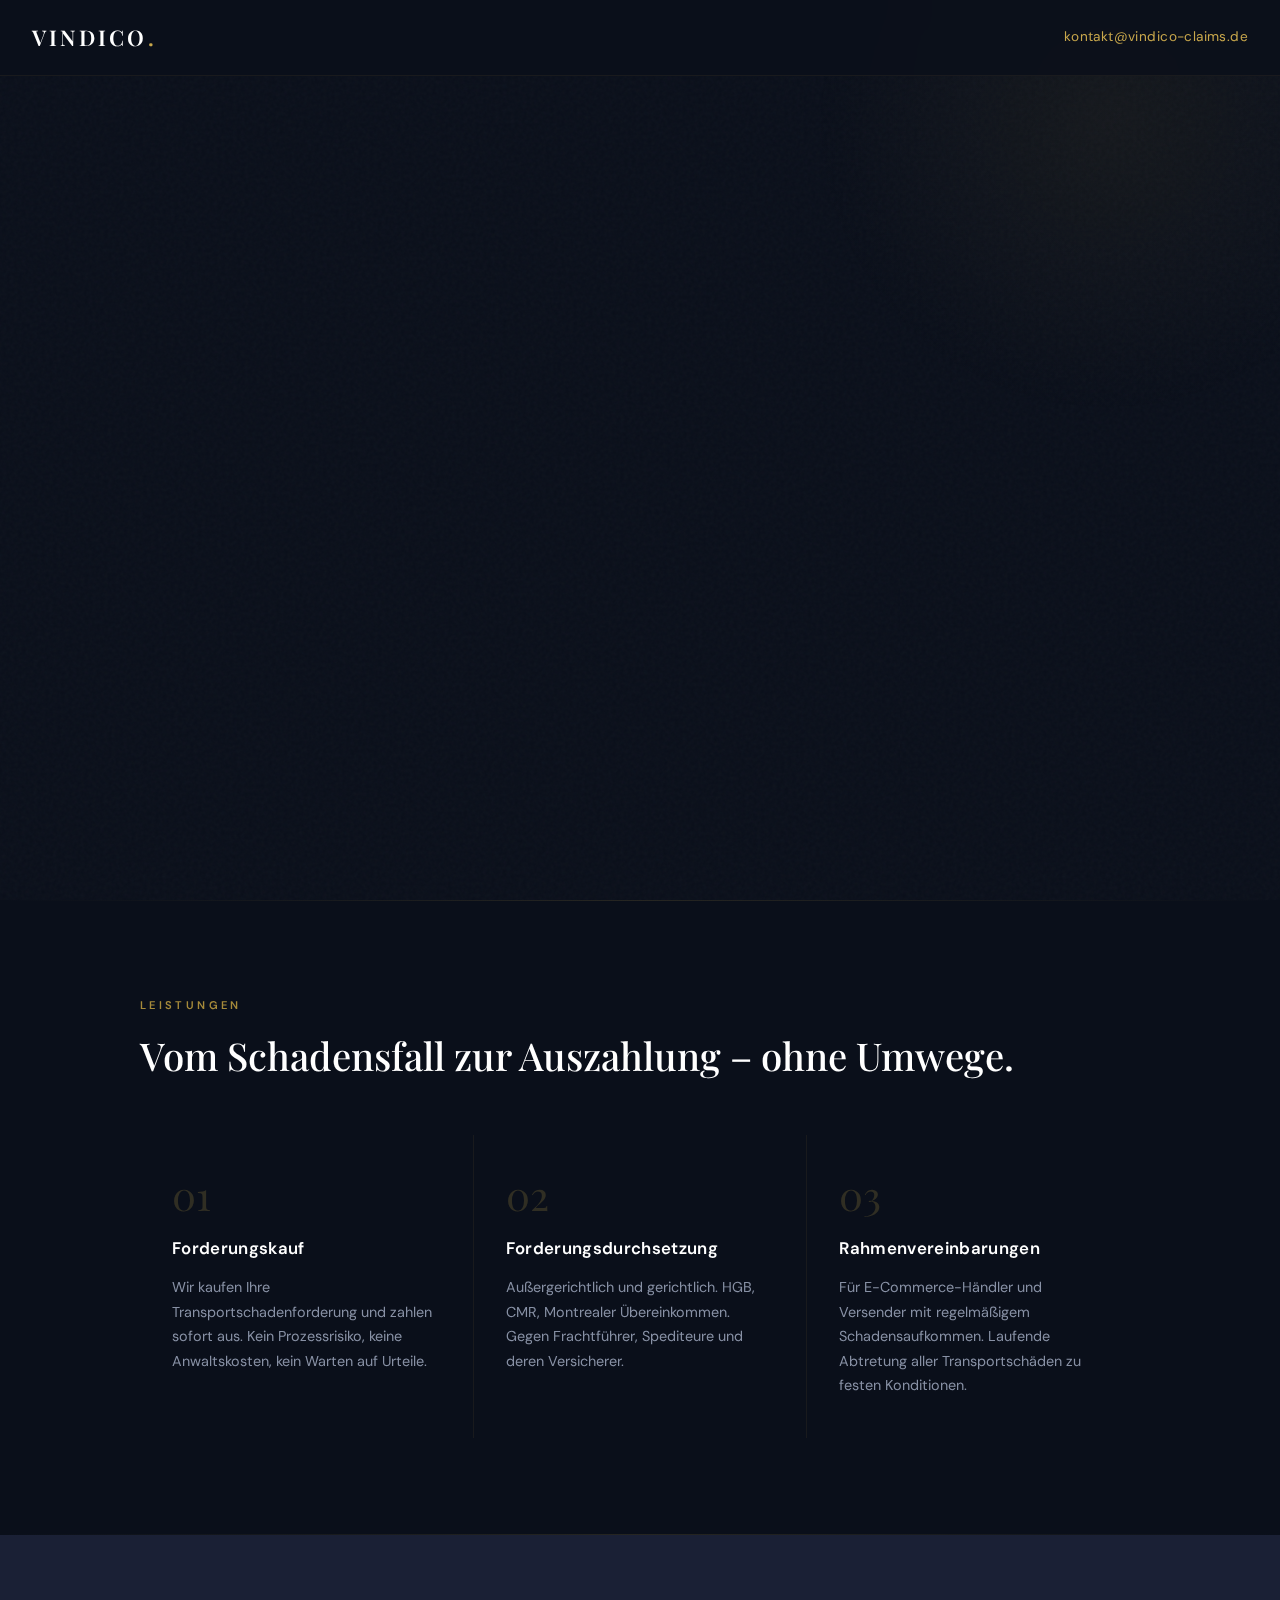
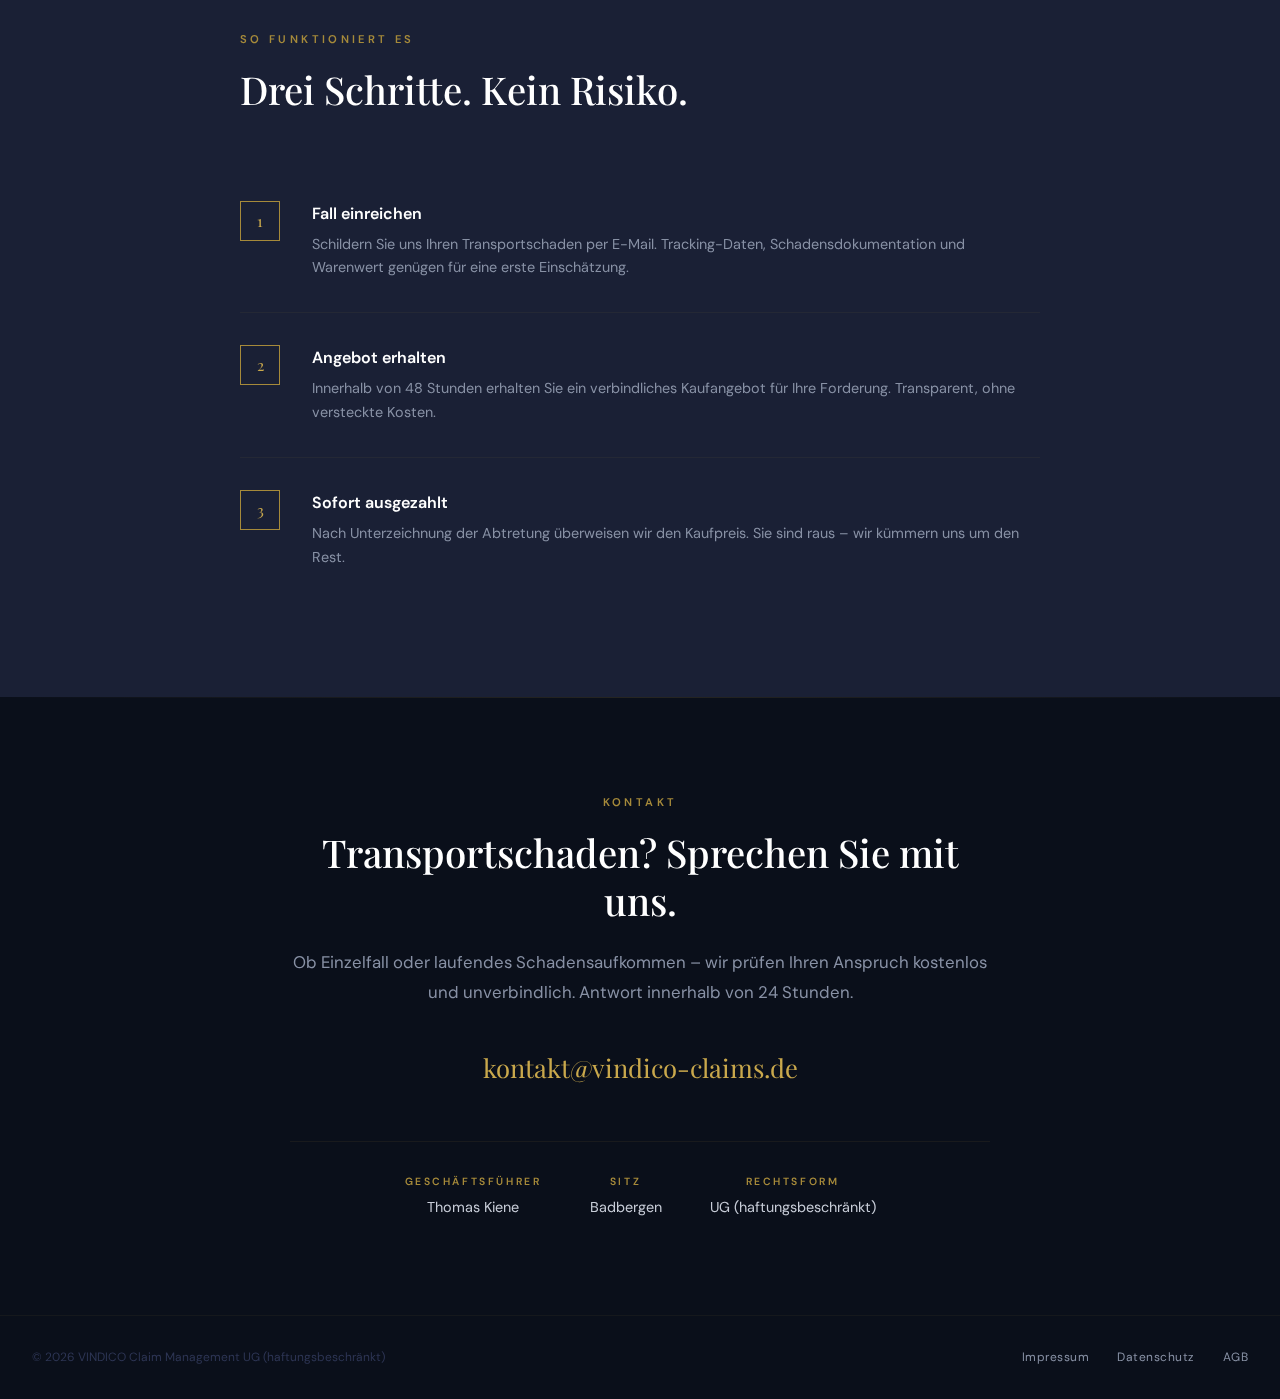
<file: index.html>
<!DOCTYPE html>
<html lang="de">
<head>
    <meta charset="UTF-8">
    <meta name="viewport" content="width=device-width, initial-scale=1.0">
    <title>VINDICO Claim Management – Forderungskauf im Transportrecht</title>
    <meta name="description" content="VINDICO kauft Transportschadenforderungen. Sofortige Auszahlung, kein Prozessrisiko. National und international.">
    <meta name="robots" content="index, follow">
    <link rel="canonical" href="https://vindico-claims.de/">
    <link rel="stylesheet" href="/fonts/fonts.css">
    <style>
        :root {
            --ink: #0a0f1a;
            --slate: #1a2035;
            --steel: #2d3554;
            --mist: #8891a5;
            --cloud: #c8cdd8;
            --snow: #f0f2f5;
            --white: #ffffff;
            --gold: #c9a84c;
            --gold-light: #dfc06a;
            --gold-dim: #a68a3a;
        }

        * {
            margin: 0;
            padding: 0;
            box-sizing: border-box;
        }

        html {
            scroll-behavior: smooth;
        }

        body {
            font-family: 'DM Sans', sans-serif;
            background: var(--ink);
            color: var(--cloud);
            line-height: 1.6;
            -webkit-font-smoothing: antialiased;
        }

        /* === NOISE TEXTURE OVERLAY === */
        body::before {
            content: '';
            position: fixed;
            top: 0; left: 0; right: 0; bottom: 0;
            background-image: url("data:image/svg+xml,%3Csvg viewBox='0 0 256 256' xmlns='http://www.w3.org/2000/svg'%3E%3Cfilter id='noise'%3E%3CfeTurbulence type='fractalNoise' baseFrequency='0.9' numOctaves='4' stitchTiles='stitch'/%3E%3C/filter%3E%3Crect width='100%25' height='100%25' filter='url(%23noise)' opacity='0.03'/%3E%3C/svg%3E");
            pointer-events: none;
            z-index: 0;
        }

        /* === HEADER === */
        header {
            position: fixed;
            top: 0;
            width: 100%;
            z-index: 100;
            padding: 1.25rem 2rem;
            display: flex;
            justify-content: space-between;
            align-items: center;
            background: rgba(10, 15, 26, 0.85);
            backdrop-filter: blur(20px);
            -webkit-backdrop-filter: blur(20px);
            border-bottom: 1px solid rgba(201, 168, 76, 0.08);
        }

        .logo {
            font-family: 'Playfair Display', serif;
            font-size: 1.35rem;
            font-weight: 600;
            letter-spacing: 0.15em;
            color: var(--white);
        }

        .logo span {
            color: var(--gold);
        }

        .header-contact {
            font-size: 0.85rem;
            color: var(--mist);
            letter-spacing: 0.03em;
        }

        .header-contact a {
            color: var(--gold);
            text-decoration: none;
            transition: color 0.3s;
        }

        .header-contact a:hover {
            color: var(--gold-light);
        }

        /* === HERO === */
        .hero {
            position: relative;
            min-height: 100vh;
            display: flex;
            flex-direction: column;
            justify-content: center;
            padding: 8rem 2rem 4rem;
            overflow: hidden;
        }

        .hero::before {
            content: '';
            position: absolute;
            top: -20%;
            right: -10%;
            width: 600px;
            height: 600px;
            background: radial-gradient(circle, rgba(201, 168, 76, 0.06) 0%, transparent 70%);
            pointer-events: none;
        }

        .hero-inner {
            max-width: 800px;
            margin: 0 auto;
            position: relative;
            z-index: 1;
        }

        .hero-tag {
            display: inline-block;
            font-size: 0.75rem;
            font-weight: 600;
            letter-spacing: 0.25em;
            text-transform: uppercase;
            color: var(--gold);
            margin-bottom: 2rem;
            padding-bottom: 0.5rem;
            border-bottom: 1px solid var(--gold-dim);
            opacity: 0;
            animation: fadeUp 0.8s ease forwards 0.2s;
        }

        .hero h1 {
            font-family: 'Playfair Display', serif;
            font-size: clamp(2.2rem, 5vw, 3.8rem);
            font-weight: 500;
            color: var(--white);
            line-height: 1.15;
            margin-bottom: 1.75rem;
            opacity: 0;
            animation: fadeUp 0.8s ease forwards 0.4s;
        }

        .hero h1 em {
            font-style: italic;
            color: var(--gold);
        }

        .hero-text {
            font-size: 1.15rem;
            line-height: 1.75;
            color: var(--mist);
            max-width: 600px;
            margin-bottom: 3rem;
            opacity: 0;
            animation: fadeUp 0.8s ease forwards 0.6s;
        }

        .hero-cta {
            display: inline-flex;
            align-items: center;
            gap: 0.75rem;
            padding: 1rem 2.25rem;
            background: var(--gold);
            color: var(--ink);
            font-family: 'DM Sans', sans-serif;
            font-size: 0.9rem;
            font-weight: 600;
            letter-spacing: 0.06em;
            text-decoration: none;
            border: none;
            cursor: pointer;
            transition: all 0.35s ease;
            opacity: 0;
            animation: fadeUp 0.8s ease forwards 0.8s;
        }

        .hero-cta:hover {
            background: var(--gold-light);
            transform: translateY(-1px);
            box-shadow: 0 8px 30px rgba(201, 168, 76, 0.2);
        }

        .hero-cta svg {
            width: 16px;
            height: 16px;
            transition: transform 0.3s;
        }

        .hero-cta:hover svg {
            transform: translateX(3px);
        }

        /* === DIVIDER === */
        .divider {
            width: 100%;
            height: 1px;
            background: linear-gradient(90deg, transparent, rgba(201, 168, 76, 0.15), transparent);
        }

        /* === SERVICES === */
        .services {
            padding: 6rem 2rem;
            position: relative;
            z-index: 1;
        }

        .services-inner {
            max-width: 1000px;
            margin: 0 auto;
        }

        .section-label {
            font-size: 0.7rem;
            font-weight: 600;
            letter-spacing: 0.3em;
            text-transform: uppercase;
            color: var(--gold-dim);
            margin-bottom: 1rem;
        }

        .section-title {
            font-family: 'Playfair Display', serif;
            font-size: clamp(1.6rem, 3.5vw, 2.4rem);
            font-weight: 500;
            color: var(--white);
            margin-bottom: 3.5rem;
            line-height: 1.25;
        }

        .services-grid {
            display: grid;
            grid-template-columns: repeat(3, 1fr);
            gap: 1px;
            background: rgba(201, 168, 76, 0.08);
        }

        .service-card {
            background: var(--ink);
            padding: 2.5rem 2rem;
            transition: background 0.4s;
        }

        .service-card:hover {
            background: var(--slate);
        }

        .service-number {
            font-family: 'Playfair Display', serif;
            font-size: 2.5rem;
            font-weight: 300;
            color: rgba(201, 168, 76, 0.2);
            margin-bottom: 1.25rem;
            line-height: 1;
        }

        .service-card h3 {
            font-family: 'DM Sans', sans-serif;
            font-size: 1.05rem;
            font-weight: 600;
            color: var(--white);
            margin-bottom: 0.85rem;
            letter-spacing: 0.02em;
        }

        .service-card p {
            font-size: 0.9rem;
            color: var(--mist);
            line-height: 1.7;
        }

        /* === PROCESS === */
        .process {
            padding: 6rem 2rem;
            background: var(--slate);
            position: relative;
            z-index: 1;
        }

        .process-inner {
            max-width: 800px;
            margin: 0 auto;
        }

        .process-steps {
            display: flex;
            flex-direction: column;
            gap: 0;
        }

        .process-step {
            display: flex;
            gap: 2rem;
            padding: 2rem 0;
            border-bottom: 1px solid rgba(201, 168, 76, 0.06);
        }

        .process-step:last-child {
            border-bottom: none;
        }

        .step-marker {
            flex-shrink: 0;
            width: 40px;
            height: 40px;
            display: flex;
            align-items: center;
            justify-content: center;
            border: 1px solid var(--gold-dim);
            font-family: 'Playfair Display', serif;
            font-size: 0.95rem;
            color: var(--gold);
        }

        .step-content h4 {
            font-size: 1rem;
            font-weight: 600;
            color: var(--white);
            margin-bottom: 0.4rem;
        }

        .step-content p {
            font-size: 0.9rem;
            color: var(--mist);
            line-height: 1.65;
        }

        /* === CONTACT === */
        .contact {
            padding: 6rem 2rem;
            position: relative;
            z-index: 1;
        }

        .contact-inner {
            max-width: 700px;
            margin: 0 auto;
            text-align: center;
        }

        .contact-inner .section-title {
            margin-bottom: 1.5rem;
        }

        .contact-text {
            color: var(--mist);
            font-size: 1.05rem;
            line-height: 1.75;
            margin-bottom: 2.5rem;
        }

        .contact-email {
            display: inline-block;
            font-family: 'Playfair Display', serif;
            font-size: clamp(1.2rem, 2.5vw, 1.6rem);
            color: var(--gold);
            text-decoration: none;
            padding-bottom: 0.25rem;
            border-bottom: 1px solid transparent;
            transition: border-color 0.3s;
        }

        .contact-email:hover {
            border-color: var(--gold);
        }

        .contact-details {
            margin-top: 3rem;
            padding-top: 2rem;
            border-top: 1px solid rgba(201, 168, 76, 0.08);
            display: flex;
            justify-content: center;
            gap: 3rem;
            flex-wrap: wrap;
        }

        .contact-detail {
            text-align: center;
        }

        .contact-detail-label {
            font-size: 0.65rem;
            font-weight: 600;
            letter-spacing: 0.25em;
            text-transform: uppercase;
            color: var(--gold-dim);
            margin-bottom: 0.35rem;
        }

        .contact-detail-value {
            font-size: 0.9rem;
            color: var(--cloud);
        }

        /* === FOOTER === */
        footer {
            padding: 2rem;
            border-top: 1px solid rgba(201, 168, 76, 0.06);
            display: flex;
            justify-content: space-between;
            align-items: center;
            flex-wrap: wrap;
            gap: 1rem;
            position: relative;
            z-index: 1;
        }

        .footer-copy {
            font-size: 0.75rem;
            color: var(--steel);
        }

        .footer-links {
            display: flex;
            gap: 1.75rem;
        }

        .footer-links a {
            font-size: 0.75rem;
            color: var(--mist);
            text-decoration: none;
            letter-spacing: 0.04em;
            transition: color 0.3s;
        }

        .footer-links a:hover {
            color: var(--gold);
        }

        /* === ANIMATIONS === */
        @keyframes fadeUp {
            from {
                opacity: 0;
                transform: translateY(20px);
            }
            to {
                opacity: 1;
                transform: translateY(0);
            }
        }

        /* === RESPONSIVE === */
        @media (max-width: 768px) {
            header {
                padding: 1rem 1.25rem;
            }

            .logo {
                font-size: 1.1rem;
            }

            .header-contact {
                display: none;
            }

            .hero {
                padding: 7rem 1.5rem 3rem;
                min-height: auto;
            }

            .services {
                padding: 4rem 1.5rem;
            }

            .services-grid {
                grid-template-columns: 1fr;
            }

            .process {
                padding: 4rem 1.5rem;
            }

            .process-step {
                gap: 1.25rem;
            }

            .contact {
                padding: 4rem 1.5rem;
            }

            .contact-details {
                gap: 2rem;
            }

            footer {
                flex-direction: column;
                text-align: center;
                padding: 1.5rem;
            }
        }
    </style>
</head>
<body>

    <!-- HEADER -->
    <header>
        <div class="logo">VINDICO<span>.</span></div>
        <div class="header-contact">
            <a href="mailto:kontakt@vindico-claims.de">kontakt@vindico-claims.de</a>
        </div>
    </header>

    <!-- HERO -->
    <section class="hero">
        <div class="hero-inner">
            <div class="hero-tag">Claim Management · Transportrecht</div>
            <h1>Wir kaufen Ihre <em>Transportschaden&shy;forderung.</em></h1>
            <p class="hero-text">
                VINDICO erwirbt Schadensersatzansprüche aus Transportverträgen – national und international. Sie erhalten sofort Ihr Geld. Wir übernehmen das Risiko und die Durchsetzung.
            </p>
            <a href="#kontakt" class="hero-cta">
                Fall einreichen
                <svg xmlns="http://www.w3.org/2000/svg" fill="none" viewBox="0 0 24 24" stroke="currentColor" stroke-width="2.5"><path stroke-linecap="round" stroke-linejoin="round" d="M13 7l5 5m0 0l-5 5m5-5H6"/></svg>
            </a>
        </div>
    </section>

    <div class="divider"></div>

    <!-- SERVICES -->
    <section class="services">
        <div class="services-inner">
            <div class="section-label">Leistungen</div>
            <h2 class="section-title">Vom Schadensfall zur Auszahlung – ohne Umwege.</h2>
            <div class="services-grid">
                <div class="service-card">
                    <div class="service-number">01</div>
                    <h3>Forderungskauf</h3>
                    <p>Wir kaufen Ihre Transportschadenforderung und zahlen sofort aus. Kein Prozessrisiko, keine Anwaltskosten, kein Warten auf Urteile.</p>
                </div>
                <div class="service-card">
                    <div class="service-number">02</div>
                    <h3>Forderungsdurchsetzung</h3>
                    <p>Außergerichtlich und gerichtlich. HGB, CMR, Montrealer Übereinkommen. Gegen Frachtführer, Spediteure und deren Versicherer.</p>
                </div>
                <div class="service-card">
                    <div class="service-number">03</div>
                    <h3>Rahmenvereinbarungen</h3>
                    <p>Für E-Commerce-Händler und Versender mit regelmäßigem Schadensaufkommen. Laufende Abtretung aller Transportschäden zu festen Konditionen.</p>
                </div>
            </div>
        </div>
    </section>

    <div class="divider"></div>

    <!-- PROCESS -->
    <section class="process">
        <div class="process-inner">
            <div class="section-label">So funktioniert es</div>
            <h2 class="section-title">Drei Schritte. Kein Risiko.</h2>
            <div class="process-steps">
                <div class="process-step">
                    <div class="step-marker">1</div>
                    <div class="step-content">
                        <h4>Fall einreichen</h4>
                        <p>Schildern Sie uns Ihren Transportschaden per E-Mail. Tracking-Daten, Schadensdokumentation und Warenwert genügen für eine erste Einschätzung.</p>
                    </div>
                </div>
                <div class="process-step">
                    <div class="step-marker">2</div>
                    <div class="step-content">
                        <h4>Angebot erhalten</h4>
                        <p>Innerhalb von 48 Stunden erhalten Sie ein verbindliches Kaufangebot für Ihre Forderung. Transparent, ohne versteckte Kosten.</p>
                    </div>
                </div>
                <div class="process-step">
                    <div class="step-marker">3</div>
                    <div class="step-content">
                        <h4>Sofort ausgezahlt</h4>
                        <p>Nach Unterzeichnung der Abtretung überweisen wir den Kaufpreis. Sie sind raus – wir kümmern uns um den Rest.</p>
                    </div>
                </div>
            </div>
        </div>
    </section>

    <div class="divider"></div>

    <!-- CONTACT -->
    <section class="contact" id="kontakt">
        <div class="contact-inner">
            <div class="section-label">Kontakt</div>
            <h2 class="section-title">Transportschaden? Sprechen Sie mit uns.</h2>
            <p class="contact-text">
                Ob Einzelfall oder laufendes Schadensaufkommen – wir prüfen Ihren Anspruch kostenlos und unverbindlich. Antwort innerhalb von 24 Stunden.
            </p>
            <a href="mailto:kontakt@vindico-claims.de" class="contact-email">kontakt@vindico-claims.de</a>
            <div class="contact-details">
                <div class="contact-detail">
                    <div class="contact-detail-label">Geschäftsführer</div>
                    <div class="contact-detail-value">Thomas Kiene</div>
                </div>
                <div class="contact-detail">
                    <div class="contact-detail-label">Sitz</div>
                    <div class="contact-detail-value">Badbergen</div>
                </div>
                <div class="contact-detail">
                    <div class="contact-detail-label">Rechtsform</div>
                    <div class="contact-detail-value">UG (haftungsbeschränkt)</div>
                </div>
            </div>
        </div>
    </section>

    <!-- FOOTER -->
    <footer>
        <div class="footer-copy">© 2026 VINDICO Claim Management UG (haftungsbeschränkt)</div>
        <div class="footer-links">
            <a href="/impressum.html">Impressum</a>
            <a href="/datenschutz.html">Datenschutz</a>
            <a href="/agb.html">AGB</a>
        </div>
    </footer>

</body>
</html>
</file>
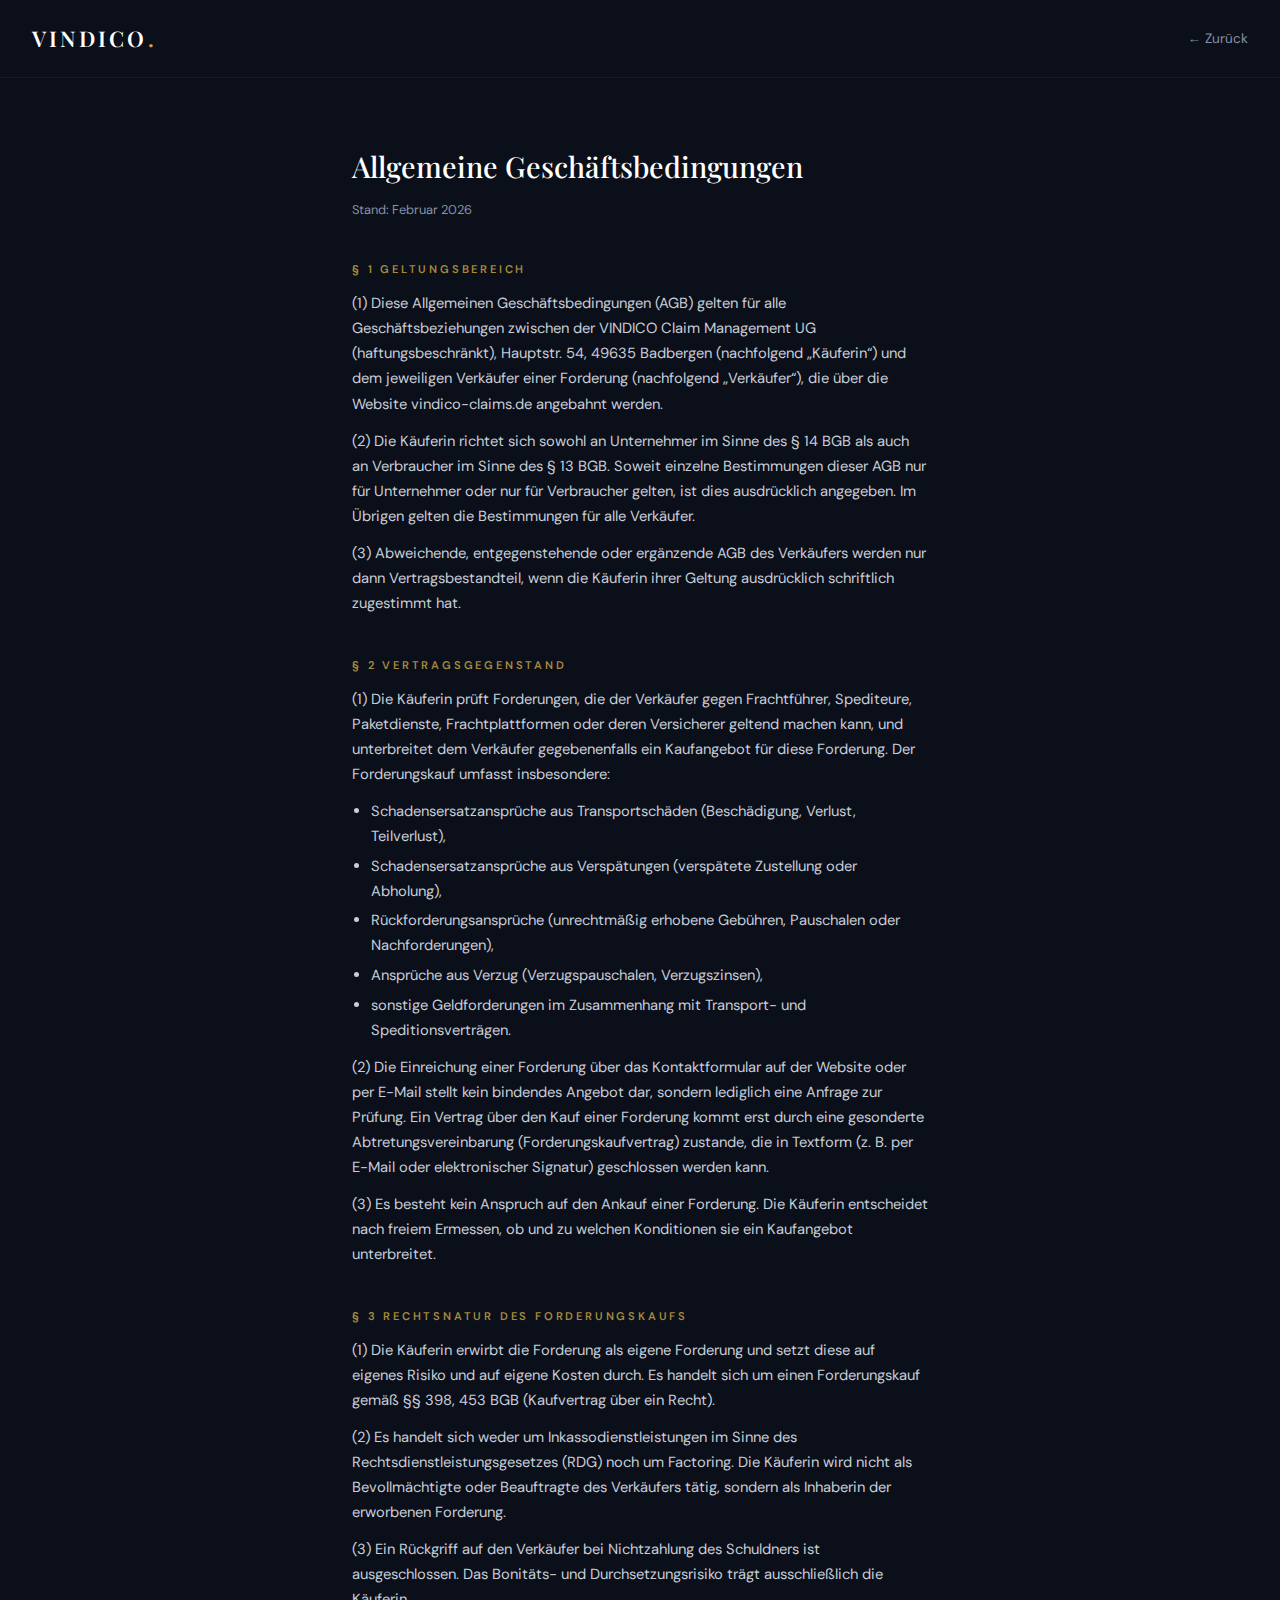
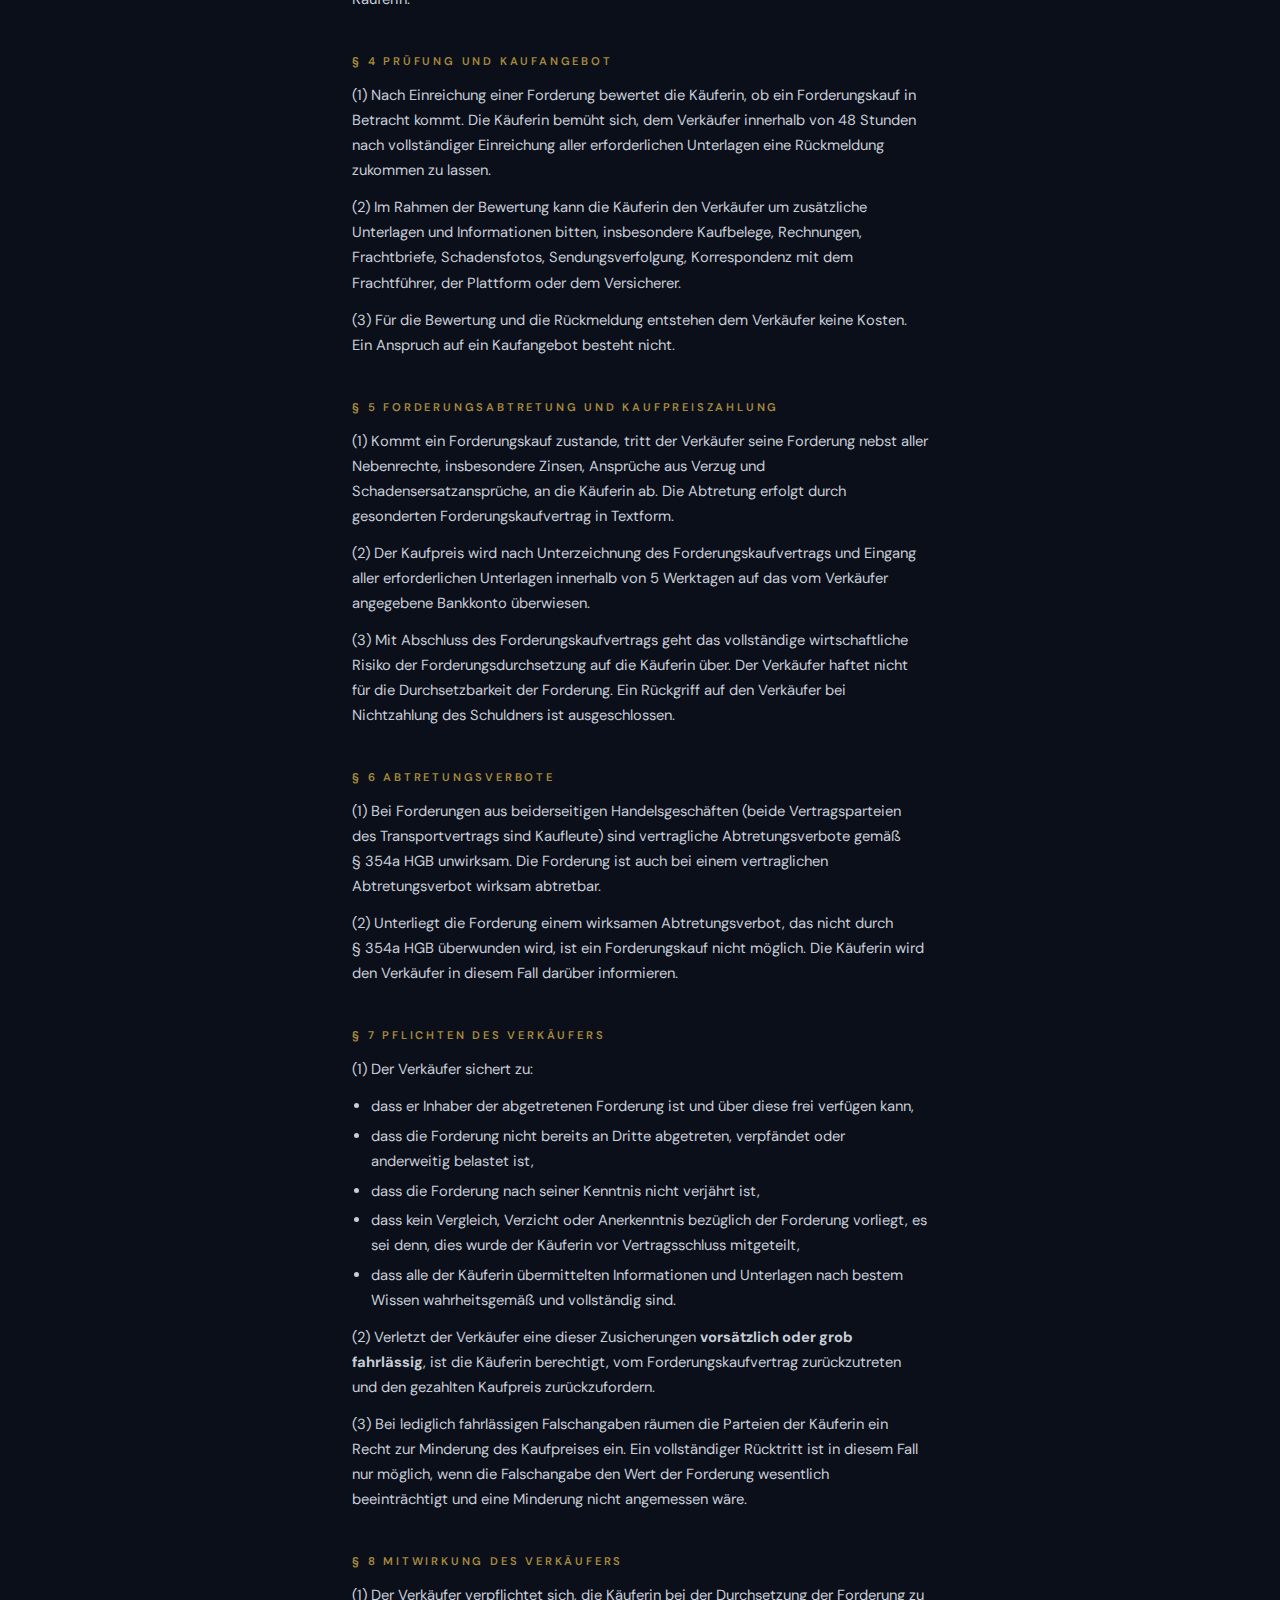
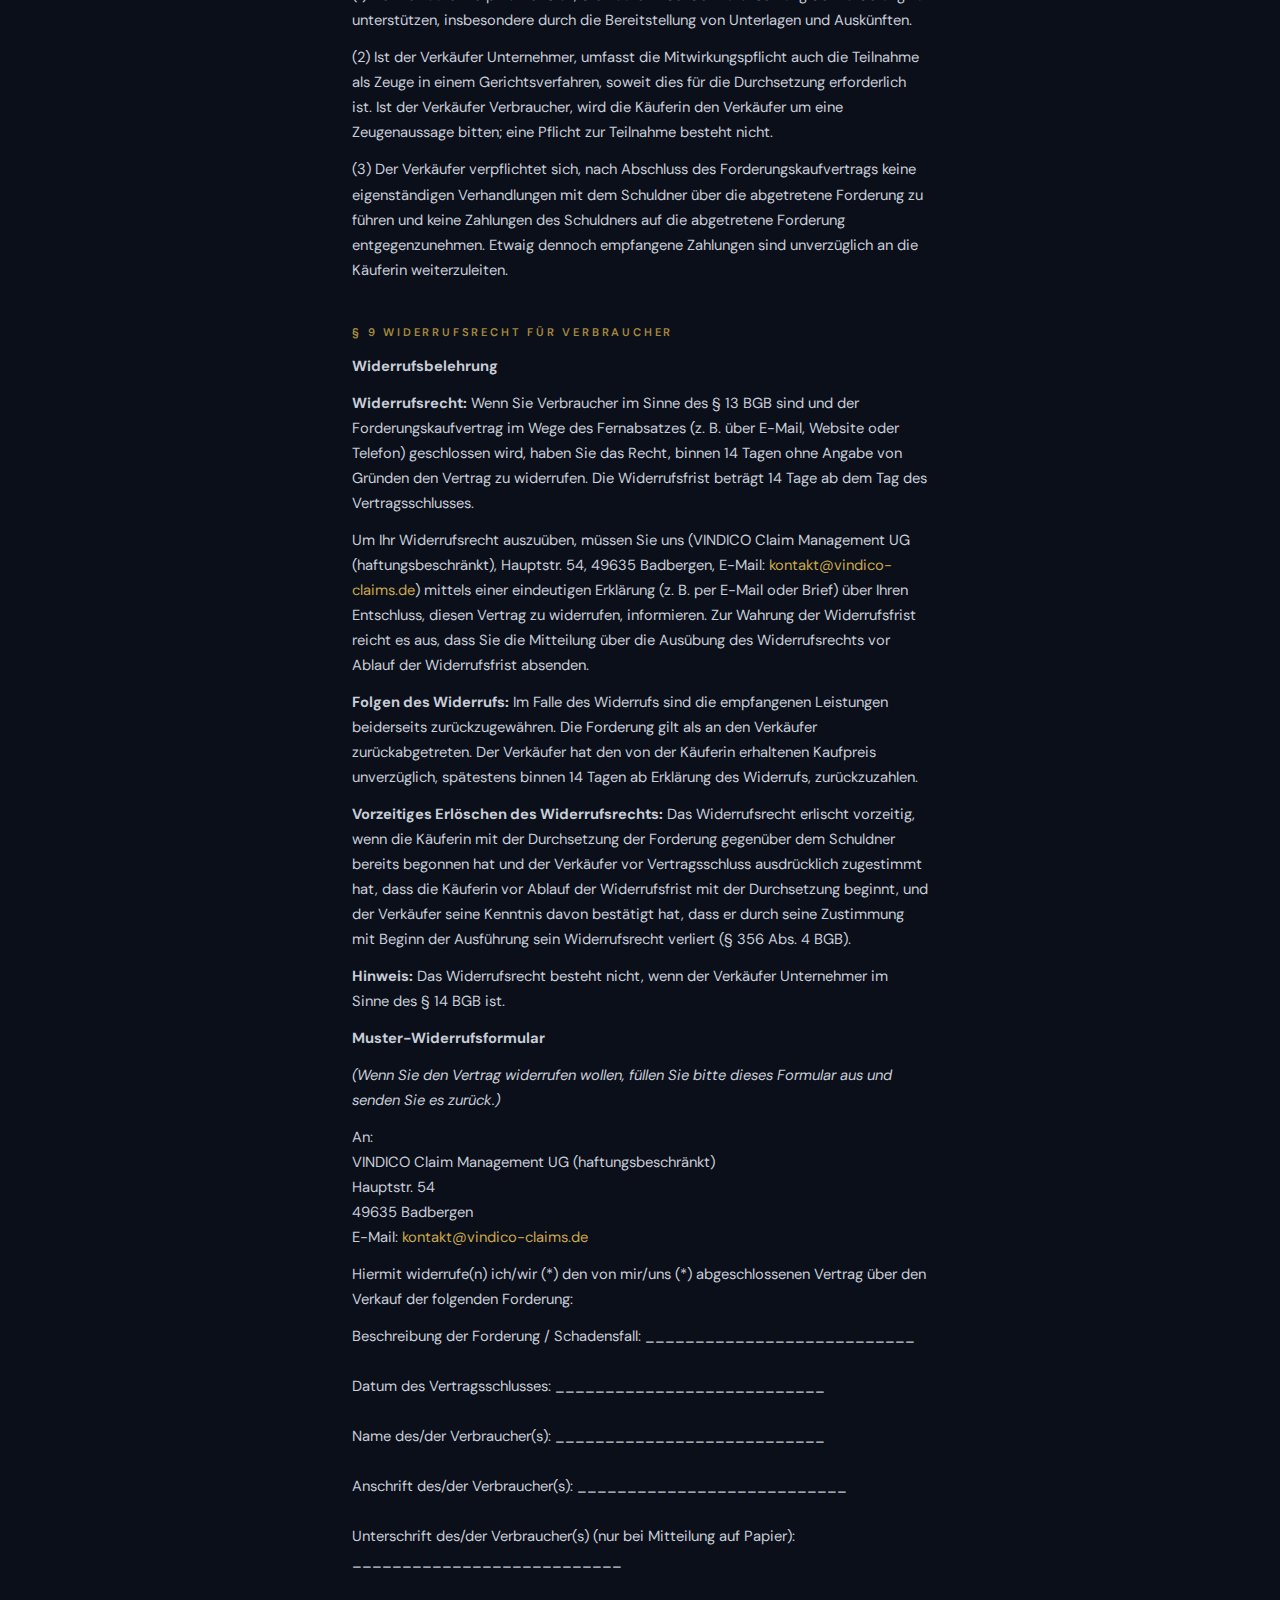
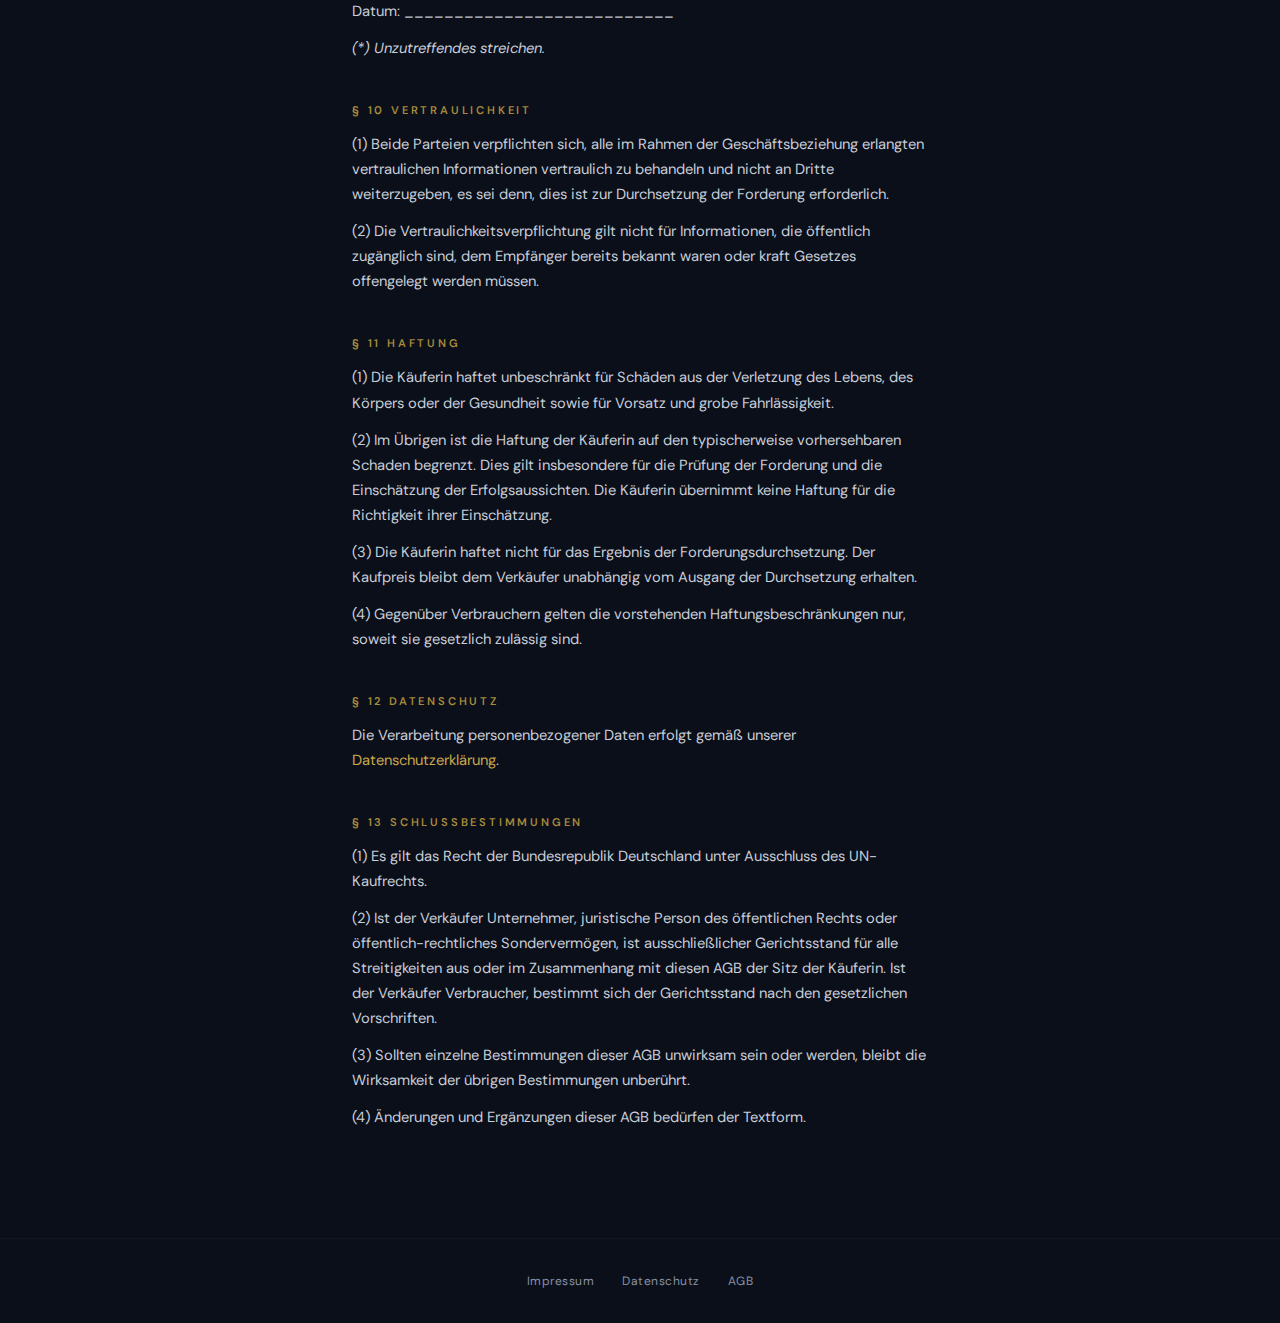
<file: agb.html>
<!DOCTYPE html>
<html lang="de">
<head>
    <meta charset="UTF-8">
    <meta name="viewport" content="width=device-width, initial-scale=1.0">
    <title>Allgemeine Gesch&auml;ftsbedingungen &ndash; VINDICO Claim Management</title>
    <meta name="robots" content="noindex, follow">
    <link rel="canonical" href="https://vindico-claims.de/agb.html">
    <link rel="stylesheet" href="/fonts/fonts.css">
    <style>
        :root { --ink: #0a0f1a; --slate: #1a2035; --mist: #8891a5; --cloud: #c8cdd8; --white: #fff; --gold: #c9a84c; --gold-dim: #a68a3a; }
        * { margin: 0; padding: 0; box-sizing: border-box; }
        body { font-family: 'DM Sans', sans-serif; background: var(--ink); color: var(--cloud); line-height: 1.7; -webkit-font-smoothing: antialiased; }
        header { padding: 1.25rem 2rem; display: flex; justify-content: space-between; align-items: center; border-bottom: 1px solid rgba(201,168,76,0.08); }
        .logo { font-family: 'Playfair Display', serif; font-size: 1.35rem; font-weight: 600; letter-spacing: 0.15em; color: var(--white); text-decoration: none; }
        .logo span { color: var(--gold); }
        .back { font-size: 0.85rem; color: var(--mist); text-decoration: none; transition: color 0.3s; }
        .back:hover { color: var(--gold); }
        main { max-width: 640px; margin: 0 auto; padding: 4rem 2rem 6rem; }
        h1 { font-family: 'Playfair Display', serif; font-size: 1.8rem; font-weight: 500; color: var(--white); margin-bottom: 0.5rem; }
        .last-updated { font-size: 0.8rem; color: var(--mist); margin-bottom: 2.5rem; }
        h2 { font-size: 0.7rem; font-weight: 600; letter-spacing: 0.25em; text-transform: uppercase; color: var(--gold-dim); margin-top: 2.5rem; margin-bottom: 0.75rem; }
        p, li { font-size: 0.92rem; color: var(--cloud); margin-bottom: 0.75rem; }
        ul, ol { margin-left: 1.2rem; margin-bottom: 0.75rem; }
        li { margin-bottom: 0.3rem; }
        a { color: var(--gold); text-decoration: none; }
        a:hover { text-decoration: underline; }
        footer { padding: 2rem; border-top: 1px solid rgba(201,168,76,0.06); text-align: center; }
        .footer-links { display: flex; justify-content: center; gap: 1.75rem; }
        .footer-links a { font-size: 0.75rem; color: var(--mist); text-decoration: none; letter-spacing: 0.04em; }
        .footer-links a:hover { color: var(--gold); }
    </style>
</head>
<body>
    <header>
        <a href="/" class="logo">VINDICO<span>.</span></a>
        <a href="/" class="back">&larr; Zur&uuml;ck</a>
    </header>
    <main>
        <h1>Allgemeine Gesch&auml;ftsbedingungen</h1>
        <p class="last-updated">Stand: Februar 2026</p>

        <h2>&sect; 1 Geltungsbereich</h2>
        <p>
            (1) Diese Allgemeinen Gesch&auml;ftsbedingungen (AGB) gelten f&uuml;r alle Gesch&auml;ftsbeziehungen zwischen der VINDICO Claim Management UG (haftungsbeschr&auml;nkt), Hauptstr. 54, 49635 Badbergen (nachfolgend &bdquo;K&auml;uferin&ldquo;) und dem jeweiligen Verk&auml;ufer einer Forderung (nachfolgend &bdquo;Verk&auml;ufer&ldquo;), die &uuml;ber die Website vindico-claims.de angebahnt werden.
        </p>
        <p>
            (2) Die K&auml;uferin richtet sich sowohl an Unternehmer im Sinne des &sect; 14 BGB als auch an Verbraucher im Sinne des &sect; 13 BGB. Soweit einzelne Bestimmungen dieser AGB nur f&uuml;r Unternehmer oder nur f&uuml;r Verbraucher gelten, ist dies ausdr&uuml;cklich angegeben. Im &Uuml;brigen gelten die Bestimmungen f&uuml;r alle Verk&auml;ufer.
        </p>
        <p>
            (3) Abweichende, entgegenstehende oder erg&auml;nzende AGB des Verk&auml;ufers werden nur dann Vertragsbestandteil, wenn die K&auml;uferin ihrer Geltung ausdr&uuml;cklich schriftlich zugestimmt hat.
        </p>

        <h2>&sect; 2 Vertragsgegenstand</h2>
        <p>
            (1) Die K&auml;uferin pr&uuml;ft Forderungen, die der Verk&auml;ufer gegen Frachtf&uuml;hrer, Spediteure, Paketdienste, Frachtplattformen oder deren Versicherer geltend machen kann, und unterbreitet dem Verk&auml;ufer gegebenenfalls ein Kaufangebot f&uuml;r diese Forderung. Der Forderungskauf umfasst insbesondere:
        </p>
        <ul>
            <li>Schadensersatzanspr&uuml;che aus Transportsch&auml;den (Besch&auml;digung, Verlust, Teilverlust),</li>
            <li>Schadensersatzanspr&uuml;che aus Versp&auml;tungen (versp&auml;tete Zustellung oder Abholung),</li>
            <li>R&uuml;ckforderungsanspr&uuml;che (unrechtm&auml;&szlig;ig erhobene Geb&uuml;hren, Pauschalen oder Nachforderungen),</li>
            <li>Anspr&uuml;che aus Verzug (Verzugspauschalen, Verzugszinsen),</li>
            <li>sonstige Geldforderungen im Zusammenhang mit Transport- und Speditionsvertr&auml;gen.</li>
        </ul>
        <p>
            (2) Die Einreichung einer Forderung &uuml;ber das Kontaktformular auf der Website oder per E-Mail stellt kein bindendes Angebot dar, sondern lediglich eine Anfrage zur Pr&uuml;fung. Ein Vertrag &uuml;ber den Kauf einer Forderung kommt erst durch eine gesonderte Abtretungsvereinbarung (Forderungskaufvertrag) zustande, die in Textform (z.&nbsp;B. per E-Mail oder elektronischer Signatur) geschlossen werden kann.
        </p>
        <p>
            (3) Es besteht kein Anspruch auf den Ankauf einer Forderung. Die K&auml;uferin entscheidet nach freiem Ermessen, ob und zu welchen Konditionen sie ein Kaufangebot unterbreitet.
        </p>

        <h2>&sect; 3 Rechtsnatur des Forderungskaufs</h2>
        <p>
            (1) Die K&auml;uferin erwirbt die Forderung als eigene Forderung und setzt diese auf eigenes Risiko und auf eigene Kosten durch. Es handelt sich um einen Forderungskauf gem&auml;&szlig; &sect;&sect;&nbsp;398, 453 BGB (Kaufvertrag &uuml;ber ein Recht).
        </p>
        <p>
            (2) Es handelt sich weder um Inkassodienstleistungen im Sinne des Rechtsdienstleistungsgesetzes (RDG) noch um Factoring. Die K&auml;uferin wird nicht als Bevollm&auml;chtigte oder Beauftragte des Verk&auml;ufers t&auml;tig, sondern als Inhaberin der erworbenen Forderung.
        </p>
        <p>
            (3) Ein R&uuml;ckgriff auf den Verk&auml;ufer bei Nichtzahlung des Schuldners ist ausgeschlossen. Das Bonitäts- und Durchsetzungsrisiko tr&auml;gt ausschlie&szlig;lich die K&auml;uferin.
        </p>

        <h2>&sect; 4 Pr&uuml;fung und Kaufangebot</h2>
        <p>
            (1) Nach Einreichung einer Forderung bewertet die K&auml;uferin, ob ein Forderungskauf in Betracht kommt. Die K&auml;uferin bem&uuml;ht sich, dem Verk&auml;ufer innerhalb von 48 Stunden nach vollst&auml;ndiger Einreichung aller erforderlichen Unterlagen eine R&uuml;ckmeldung zukommen zu lassen.
        </p>
        <p>
            (2) Im Rahmen der Bewertung kann die K&auml;uferin den Verk&auml;ufer um zus&auml;tzliche Unterlagen und Informationen bitten, insbesondere Kaufbelege, Rechnungen, Frachtbriefe, Schadensfotos, Sendungsverfolgung, Korrespondenz mit dem Frachtf&uuml;hrer, der Plattform oder dem Versicherer.
        </p>
        <p>
            (3) F&uuml;r die Bewertung und die R&uuml;ckmeldung entstehen dem Verk&auml;ufer keine Kosten. Ein Anspruch auf ein Kaufangebot besteht nicht.
        </p>

        <h2>&sect; 5 Forderungsabtretung und Kaufpreiszahlung</h2>
        <p>
            (1) Kommt ein Forderungskauf zustande, tritt der Verk&auml;ufer seine Forderung nebst aller Nebenrechte, insbesondere Zinsen, Anspr&uuml;che aus Verzug und Schadensersatzanspr&uuml;che, an die K&auml;uferin ab. Die Abtretung erfolgt durch gesonderten Forderungskaufvertrag in Textform.
        </p>
        <p>
            (2) Der Kaufpreis wird nach Unterzeichnung des Forderungskaufvertrags und Eingang aller erforderlichen Unterlagen innerhalb von 5 Werktagen auf das vom Verk&auml;ufer angegebene Bankkonto &uuml;berwiesen.
        </p>
        <p>
            (3) Mit Abschluss des Forderungskaufvertrags geht das vollst&auml;ndige wirtschaftliche Risiko der Forderungsdurchsetzung auf die K&auml;uferin &uuml;ber. Der Verk&auml;ufer haftet nicht f&uuml;r die Durchsetzbarkeit der Forderung. Ein R&uuml;ckgriff auf den Verk&auml;ufer bei Nichtzahlung des Schuldners ist ausgeschlossen.
        </p>

        <h2>&sect; 6 Abtretungsverbote</h2>
        <p>
            (1) Bei Forderungen aus beiderseitigen Handelsgesch&auml;ften (beide Vertragsparteien des Transportvertrags sind Kaufleute) sind vertragliche Abtretungsverbote gem&auml;&szlig; &sect;&nbsp;354a HGB unwirksam. Die Forderung ist auch bei einem vertraglichen Abtretungsverbot wirksam abtretbar.
        </p>
        <p>
            (2) Unterliegt die Forderung einem wirksamen Abtretungsverbot, das nicht durch &sect;&nbsp;354a HGB &uuml;berwunden wird, ist ein Forderungskauf nicht m&ouml;glich. Die K&auml;uferin wird den Verk&auml;ufer in diesem Fall dar&uuml;ber informieren.
        </p>

        <h2>&sect; 7 Pflichten des Verk&auml;ufers</h2>
        <p>(1) Der Verk&auml;ufer sichert zu:</p>
        <ul>
            <li>dass er Inhaber der abgetretenen Forderung ist und &uuml;ber diese frei verf&uuml;gen kann,</li>
            <li>dass die Forderung nicht bereits an Dritte abgetreten, verpf&auml;ndet oder anderweitig belastet ist,</li>
            <li>dass die Forderung nach seiner Kenntnis nicht verj&auml;hrt ist,</li>
            <li>dass kein Vergleich, Verzicht oder Anerkenntnis bez&uuml;glich der Forderung vorliegt, es sei denn, dies wurde der K&auml;uferin vor Vertragsschluss mitgeteilt,</li>
            <li>dass alle der K&auml;uferin &uuml;bermittelten Informationen und Unterlagen nach bestem Wissen wahrheitsgem&auml;&szlig; und vollst&auml;ndig sind.</li>
        </ul>
        <p>
            (2) Verletzt der Verk&auml;ufer eine dieser Zusicherungen <strong>vors&auml;tzlich oder grob fahrl&auml;ssig</strong>, ist die K&auml;uferin berechtigt, vom Forderungskaufvertrag zur&uuml;ckzutreten und den gezahlten Kaufpreis zur&uuml;ckzufordern.
        </p>
        <p>
            (3) Bei lediglich fahrl&auml;ssigen Falschangaben r&auml;umen die Parteien der K&auml;uferin ein Recht zur Minderung des Kaufpreises ein. Ein vollst&auml;ndiger R&uuml;cktritt ist in diesem Fall nur m&ouml;glich, wenn die Falschangabe den Wert der Forderung wesentlich beeintr&auml;chtigt und eine Minderung nicht angemessen w&auml;re.
        </p>

        <h2>&sect; 8 Mitwirkung des Verk&auml;ufers</h2>
        <p>
            (1) Der Verk&auml;ufer verpflichtet sich, die K&auml;uferin bei der Durchsetzung der Forderung zu unterst&uuml;tzen, insbesondere durch die Bereitstellung von Unterlagen und Ausk&uuml;nften.
        </p>
        <p>
            (2) Ist der Verk&auml;ufer Unternehmer, umfasst die Mitwirkungspflicht auch die Teilnahme als Zeuge in einem Gerichtsverfahren, soweit dies f&uuml;r die Durchsetzung erforderlich ist. Ist der Verk&auml;ufer Verbraucher, wird die K&auml;uferin den Verk&auml;ufer um eine Zeugenaussage bitten; eine Pflicht zur Teilnahme besteht nicht.
        </p>
        <p>
            (3) Der Verk&auml;ufer verpflichtet sich, nach Abschluss des Forderungskaufvertrags keine eigenst&auml;ndigen Verhandlungen mit dem Schuldner &uuml;ber die abgetretene Forderung zu f&uuml;hren und keine Zahlungen des Schuldners auf die abgetretene Forderung entgegenzunehmen. Etwaig dennoch empfangene Zahlungen sind unverz&uuml;glich an die K&auml;uferin weiterzuleiten.
        </p>

        <h2>&sect; 9 Widerrufsrecht f&uuml;r Verbraucher</h2>
        <p>
            <strong>Widerrufsbelehrung</strong>
        </p>
        <p>
            <strong>Widerrufsrecht:</strong> Wenn Sie Verbraucher im Sinne des &sect;&nbsp;13 BGB sind und der Forderungskaufvertrag im Wege des Fernabsatzes (z.&nbsp;B. &uuml;ber E-Mail, Website oder Telefon) geschlossen wird, haben Sie das Recht, binnen 14 Tagen ohne Angabe von Gr&uuml;nden den Vertrag zu widerrufen. Die Widerrufsfrist betr&auml;gt 14 Tage ab dem Tag des Vertragsschlusses.
        </p>
        <p>
            Um Ihr Widerrufsrecht auszu&uuml;ben, m&uuml;ssen Sie uns (VINDICO Claim Management UG (haftungsbeschr&auml;nkt), Hauptstr. 54, 49635 Badbergen, E-Mail: <a href="mailto:kontakt@vindico-claims.de">kontakt@vindico-claims.de</a>) mittels einer eindeutigen Erkl&auml;rung (z.&nbsp;B. per E-Mail oder Brief) &uuml;ber Ihren Entschluss, diesen Vertrag zu widerrufen, informieren. Zur Wahrung der Widerrufsfrist reicht es aus, dass Sie die Mitteilung &uuml;ber die Aus&uuml;bung des Widerrufsrechts vor Ablauf der Widerrufsfrist absenden.
        </p>
        <p>
            <strong>Folgen des Widerrufs:</strong> Im Falle des Widerrufs sind die empfangenen Leistungen beiderseits zur&uuml;ckzugew&auml;hren. Die Forderung gilt als an den Verk&auml;ufer zur&uuml;ckabgetreten. Der Verk&auml;ufer hat den von der K&auml;uferin erhaltenen Kaufpreis unverz&uuml;glich, sp&auml;testens binnen 14 Tagen ab Erkl&auml;rung des Widerrufs, zur&uuml;ckzuzahlen.
        </p>
        <p>
            <strong>Vorzeitiges Erl&ouml;schen des Widerrufsrechts:</strong> Das Widerrufsrecht erlischt vorzeitig, wenn die K&auml;uferin mit der Durchsetzung der Forderung gegen&uuml;ber dem Schuldner bereits begonnen hat und der Verk&auml;ufer vor Vertragsschluss ausdr&uuml;cklich zugestimmt hat, dass die K&auml;uferin vor Ablauf der Widerrufsfrist mit der Durchsetzung beginnt, und der Verk&auml;ufer seine Kenntnis davon best&auml;tigt hat, dass er durch seine Zustimmung mit Beginn der Ausf&uuml;hrung sein Widerrufsrecht verliert (&sect;&nbsp;356 Abs.&nbsp;4 BGB).
        </p>
        <p>
            <strong>Hinweis:</strong> Das Widerrufsrecht besteht nicht, wenn der Verk&auml;ufer Unternehmer im Sinne des &sect;&nbsp;14 BGB ist.
        </p>

        <p><strong>Muster-Widerrufsformular</strong></p>
        <p><em>(Wenn Sie den Vertrag widerrufen wollen, f&uuml;llen Sie bitte dieses Formular aus und senden Sie es zur&uuml;ck.)</em></p>
        <p>
            An:<br>
            VINDICO Claim Management UG (haftungsbeschr&auml;nkt)<br>
            Hauptstr. 54<br>
            49635 Badbergen<br>
            E-Mail: <a href="mailto:kontakt@vindico-claims.de">kontakt@vindico-claims.de</a>
        </p>
        <p>
            Hiermit widerrufe(n) ich/wir (*) den von mir/uns (*) abgeschlossenen Vertrag &uuml;ber den Verkauf der folgenden Forderung:
        </p>
        <p>
            Beschreibung der Forderung / Schadensfall: ___________________________<br><br>
            Datum des Vertragsschlusses: ___________________________<br><br>
            Name des/der Verbraucher(s): ___________________________<br><br>
            Anschrift des/der Verbraucher(s): ___________________________<br><br>
            Unterschrift des/der Verbraucher(s) (nur bei Mitteilung auf Papier): ___________________________<br><br>
            Datum: ___________________________
        </p>
        <p><em>(*) Unzutreffendes streichen.</em></p>

        <h2>&sect; 10 Vertraulichkeit</h2>
        <p>
            (1) Beide Parteien verpflichten sich, alle im Rahmen der Gesch&auml;ftsbeziehung erlangten vertraulichen Informationen vertraulich zu behandeln und nicht an Dritte weiterzugeben, es sei denn, dies ist zur Durchsetzung der Forderung erforderlich.
        </p>
        <p>
            (2) Die Vertraulichkeitsverpflichtung gilt nicht f&uuml;r Informationen, die &ouml;ffentlich zug&auml;nglich sind, dem Empf&auml;nger bereits bekannt waren oder kraft Gesetzes offengelegt werden m&uuml;ssen.
        </p>

        <h2>&sect; 11 Haftung</h2>
        <p>
            (1) Die K&auml;uferin haftet unbeschr&auml;nkt f&uuml;r Sch&auml;den aus der Verletzung des Lebens, des K&ouml;rpers oder der Gesundheit sowie f&uuml;r Vorsatz und grobe Fahrl&auml;ssigkeit.
        </p>
        <p>
            (2) Im &Uuml;brigen ist die Haftung der K&auml;uferin auf den typischerweise vorhersehbaren Schaden begrenzt. Dies gilt insbesondere f&uuml;r die Pr&uuml;fung der Forderung und die Einsch&auml;tzung der Erfolgsaussichten. Die K&auml;uferin &uuml;bernimmt keine Haftung f&uuml;r die Richtigkeit ihrer Einsch&auml;tzung.
        </p>
        <p>
            (3) Die K&auml;uferin haftet nicht f&uuml;r das Ergebnis der Forderungsdurchsetzung. Der Kaufpreis bleibt dem Verk&auml;ufer unabh&auml;ngig vom Ausgang der Durchsetzung erhalten.
        </p>
        <p>
            (4) Gegen&uuml;ber Verbrauchern gelten die vorstehenden Haftungsbeschr&auml;nkungen nur, soweit sie gesetzlich zul&auml;ssig sind.
        </p>

        <h2>&sect; 12 Datenschutz</h2>
        <p>
            Die Verarbeitung personenbezogener Daten erfolgt gem&auml;&szlig; unserer <a href="/datenschutz.html">Datenschutzerkl&auml;rung</a>.
        </p>

        <h2>&sect; 13 Schlussbestimmungen</h2>
        <p>
            (1) Es gilt das Recht der Bundesrepublik Deutschland unter Ausschluss des UN-Kaufrechts.
        </p>
        <p>
            (2) Ist der Verk&auml;ufer Unternehmer, juristische Person des &ouml;ffentlichen Rechts oder &ouml;ffentlich-rechtliches Sonderverm&ouml;gen, ist ausschlie&szlig;licher Gerichtsstand f&uuml;r alle Streitigkeiten aus oder im Zusammenhang mit diesen AGB der Sitz der K&auml;uferin. Ist der Verk&auml;ufer Verbraucher, bestimmt sich der Gerichtsstand nach den gesetzlichen Vorschriften.
        </p>
        <p>
            (3) Sollten einzelne Bestimmungen dieser AGB unwirksam sein oder werden, bleibt die Wirksamkeit der &uuml;brigen Bestimmungen unber&uuml;hrt.
        </p>
        <p>
            (4) &Auml;nderungen und Erg&auml;nzungen dieser AGB bed&uuml;rfen der Textform.
        </p>
    </main>
    <footer>
        <div class="footer-links">
            <a href="/impressum.html">Impressum</a>
            <a href="/datenschutz.html">Datenschutz</a>
            <a href="/agb.html">AGB</a>
        </div>
    </footer>
</body>
</html>
</file>
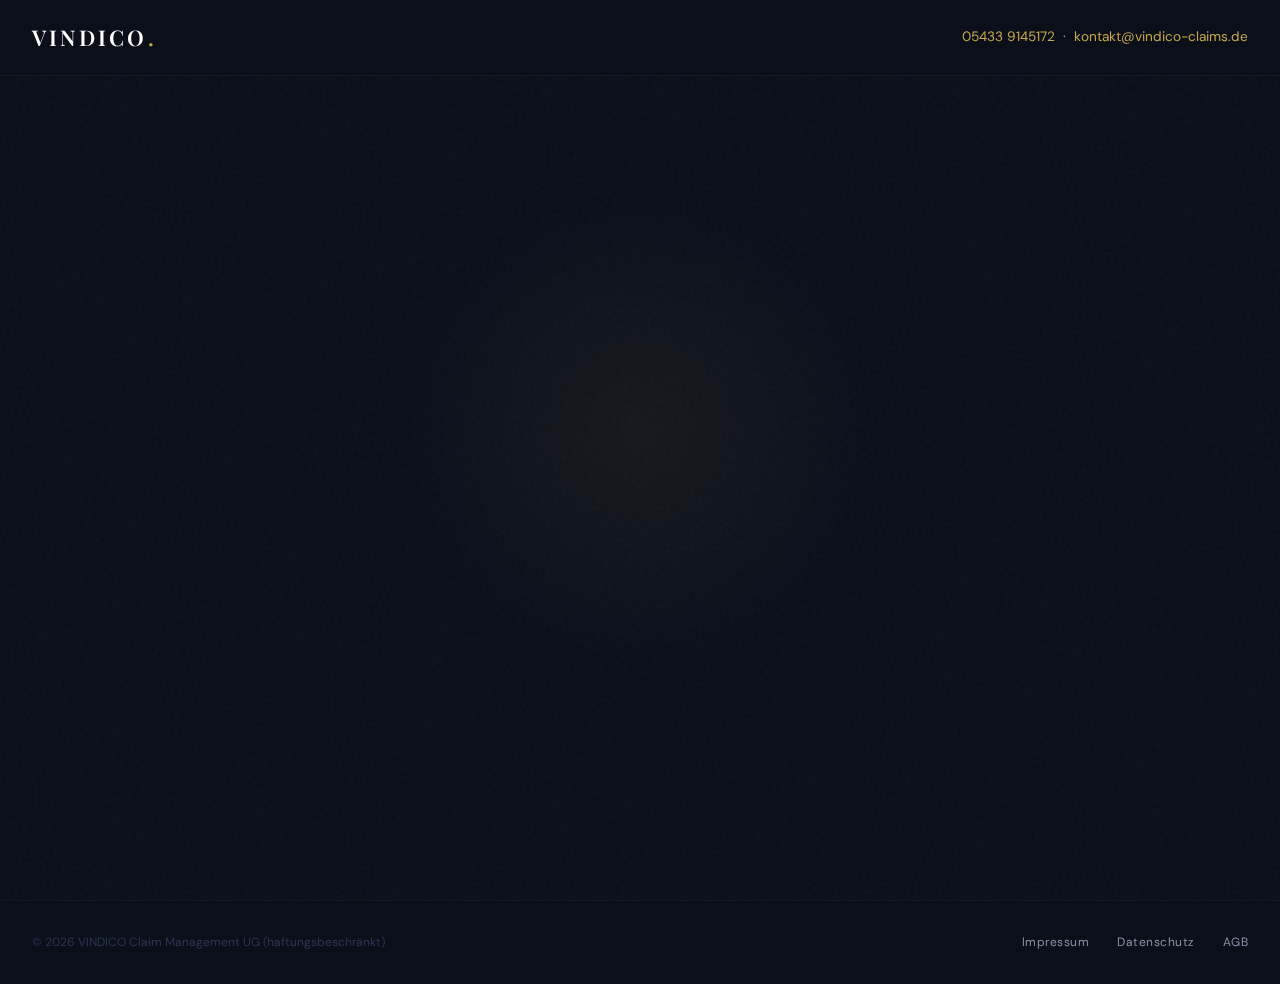
<file: danke.html>
<!DOCTYPE html>
<html lang="de">
<head>
    <meta charset="UTF-8">
    <meta name="viewport" content="width=device-width, initial-scale=1.0">
    <title>Anfrage erhalten – VINDICO Claim Management</title>
    <meta name="robots" content="noindex, nofollow">
    <link rel="stylesheet" href="/fonts/fonts.css">
    <style>
        :root {
            --ink: #0a0f1a;
            --slate: #1a2035;
            --steel: #2d3554;
            --mist: #8891a5;
            --cloud: #c8cdd8;
            --white: #ffffff;
            --gold: #c9a84c;
            --gold-light: #dfc06a;
            --gold-dim: #a68a3a;
        }

        * { margin: 0; padding: 0; box-sizing: border-box; }
        html { scroll-behavior: smooth; }

        body {
            font-family: 'DM Sans', sans-serif;
            background: var(--ink);
            color: var(--cloud);
            line-height: 1.6;
            -webkit-font-smoothing: antialiased;
        }

        body::before {
            content: '';
            position: fixed;
            top: 0; left: 0; right: 0; bottom: 0;
            background-image: url("data:image/svg+xml,%3Csvg viewBox='0 0 256 256' xmlns='http://www.w3.org/2000/svg'%3E%3Cfilter id='noise'%3E%3CfeTurbulence type='fractalNoise' baseFrequency='0.9' numOctaves='4' stitchTiles='stitch'/%3E%3C/filter%3E%3Crect width='100%25' height='100%25' filter='url(%23noise)' opacity='0.03'/%3E%3C/svg%3E");
            pointer-events: none;
            z-index: 0;
        }

        header {
            position: fixed;
            top: 0;
            width: 100%;
            z-index: 100;
            padding: 1.25rem 2rem;
            display: flex;
            justify-content: space-between;
            align-items: center;
            background: rgba(10, 15, 26, 0.85);
            backdrop-filter: blur(20px);
            -webkit-backdrop-filter: blur(20px);
            border-bottom: 1px solid rgba(201, 168, 76, 0.08);
        }

        .logo {
            font-family: 'Playfair Display', serif;
            font-size: 1.35rem;
            font-weight: 600;
            letter-spacing: 0.15em;
            color: var(--white);
            text-decoration: none;
        }

        .logo span { color: var(--gold); }

        .header-contact {
            font-size: 0.85rem;
            color: var(--mist);
        }

        .header-contact a {
            color: var(--gold);
            text-decoration: none;
        }

        .main {
            min-height: 100vh;
            display: flex;
            flex-direction: column;
            justify-content: center;
            align-items: center;
            text-align: center;
            padding: 8rem 2rem 4rem;
            position: relative;
            z-index: 1;
        }

        .main::before {
            content: '';
            position: absolute;
            top: 20%;
            left: 50%;
            transform: translateX(-50%);
            width: 500px;
            height: 500px;
            background: radial-gradient(circle, rgba(201, 168, 76, 0.06) 0%, transparent 70%);
            pointer-events: none;
        }

        .check {
            width: 64px;
            height: 64px;
            border: 2px solid var(--gold);
            border-radius: 50%;
            display: flex;
            align-items: center;
            justify-content: center;
            margin: 0 auto 2rem;
            opacity: 0;
            animation: fadeUp 0.6s ease forwards 0.2s;
        }

        .check svg {
            width: 28px;
            height: 28px;
            color: var(--gold);
        }

        h1 {
            font-family: 'Playfair Display', serif;
            font-size: clamp(1.8rem, 4vw, 2.8rem);
            font-weight: 500;
            color: var(--white);
            margin-bottom: 1rem;
            opacity: 0;
            animation: fadeUp 0.6s ease forwards 0.4s;
        }

        .subtitle {
            font-size: 1.15rem;
            color: var(--mist);
            max-width: 500px;
            line-height: 1.75;
            margin-bottom: 3rem;
            opacity: 0;
            animation: fadeUp 0.6s ease forwards 0.6s;
        }

        .back-link {
            display: inline-flex;
            align-items: center;
            gap: 0.5rem;
            font-size: 0.9rem;
            color: var(--gold);
            text-decoration: none;
            letter-spacing: 0.04em;
            transition: color 0.3s;
            opacity: 0;
            animation: fadeUp 0.6s ease forwards 0.8s;
        }

        .back-link:hover { color: var(--gold-light); }

        footer {
            padding: 2rem;
            border-top: 1px solid rgba(201, 168, 76, 0.06);
            display: flex;
            justify-content: space-between;
            align-items: center;
            flex-wrap: wrap;
            gap: 1rem;
            position: relative;
            z-index: 1;
        }

        .footer-copy { font-size: 0.75rem; color: var(--steel); }

        .footer-links { display: flex; gap: 1.75rem; }

        .footer-links a {
            font-size: 0.75rem;
            color: var(--mist);
            text-decoration: none;
            letter-spacing: 0.04em;
            transition: color 0.3s;
        }

        .footer-links a:hover { color: var(--gold); }

        @keyframes fadeUp {
            from { opacity: 0; transform: translateY(20px); }
            to { opacity: 1; transform: translateY(0); }
        }

        @media (max-width: 768px) {
            header { padding: 1rem 1.25rem; }
            .logo { font-size: 1.1rem; }
            .header-contact { display: none; }
            .main { padding: 7rem 1.5rem 3rem; }
            footer { flex-direction: column; text-align: center; padding: 1.5rem; }
        }
    </style>
</head>
<body>

    <header>
        <a href="/" class="logo">VINDICO<span>.</span></a>
        <div class="header-contact">
            <a href="tel:+4954339145172">05433 9145172</a> &nbsp;&middot;&nbsp; <a href="mailto:kontakt@vindico-claims.de">kontakt@vindico-claims.de</a>
        </div>
    </header>

    <div class="main">
        <div class="check">
            <svg xmlns="http://www.w3.org/2000/svg" fill="none" viewBox="0 0 24 24" stroke="currentColor" stroke-width="2.5"><path stroke-linecap="round" stroke-linejoin="round" d="M5 13l4 4L19 7"/></svg>
        </div>
        <h1>Anfrage erhalten.</h1>
        <p class="subtitle">Vielen Dank. Wir pr&uuml;fen Ihren Fall und melden uns innerhalb von 48 Stunden.</p>
        <a href="/" class="back-link">&larr; Zur&uuml;ck zur Startseite</a>
    </div>

    <footer>
        <div class="footer-copy">&copy; 2026 VINDICO Claim Management UG (haftungsbeschr&auml;nkt)</div>
        <div class="footer-links">
            <a href="/impressum.html">Impressum</a>
            <a href="/datenschutz.html">Datenschutz</a>
            <a href="/agb.html">AGB</a>
        </div>
    </footer>

</body>
</html>
</file>
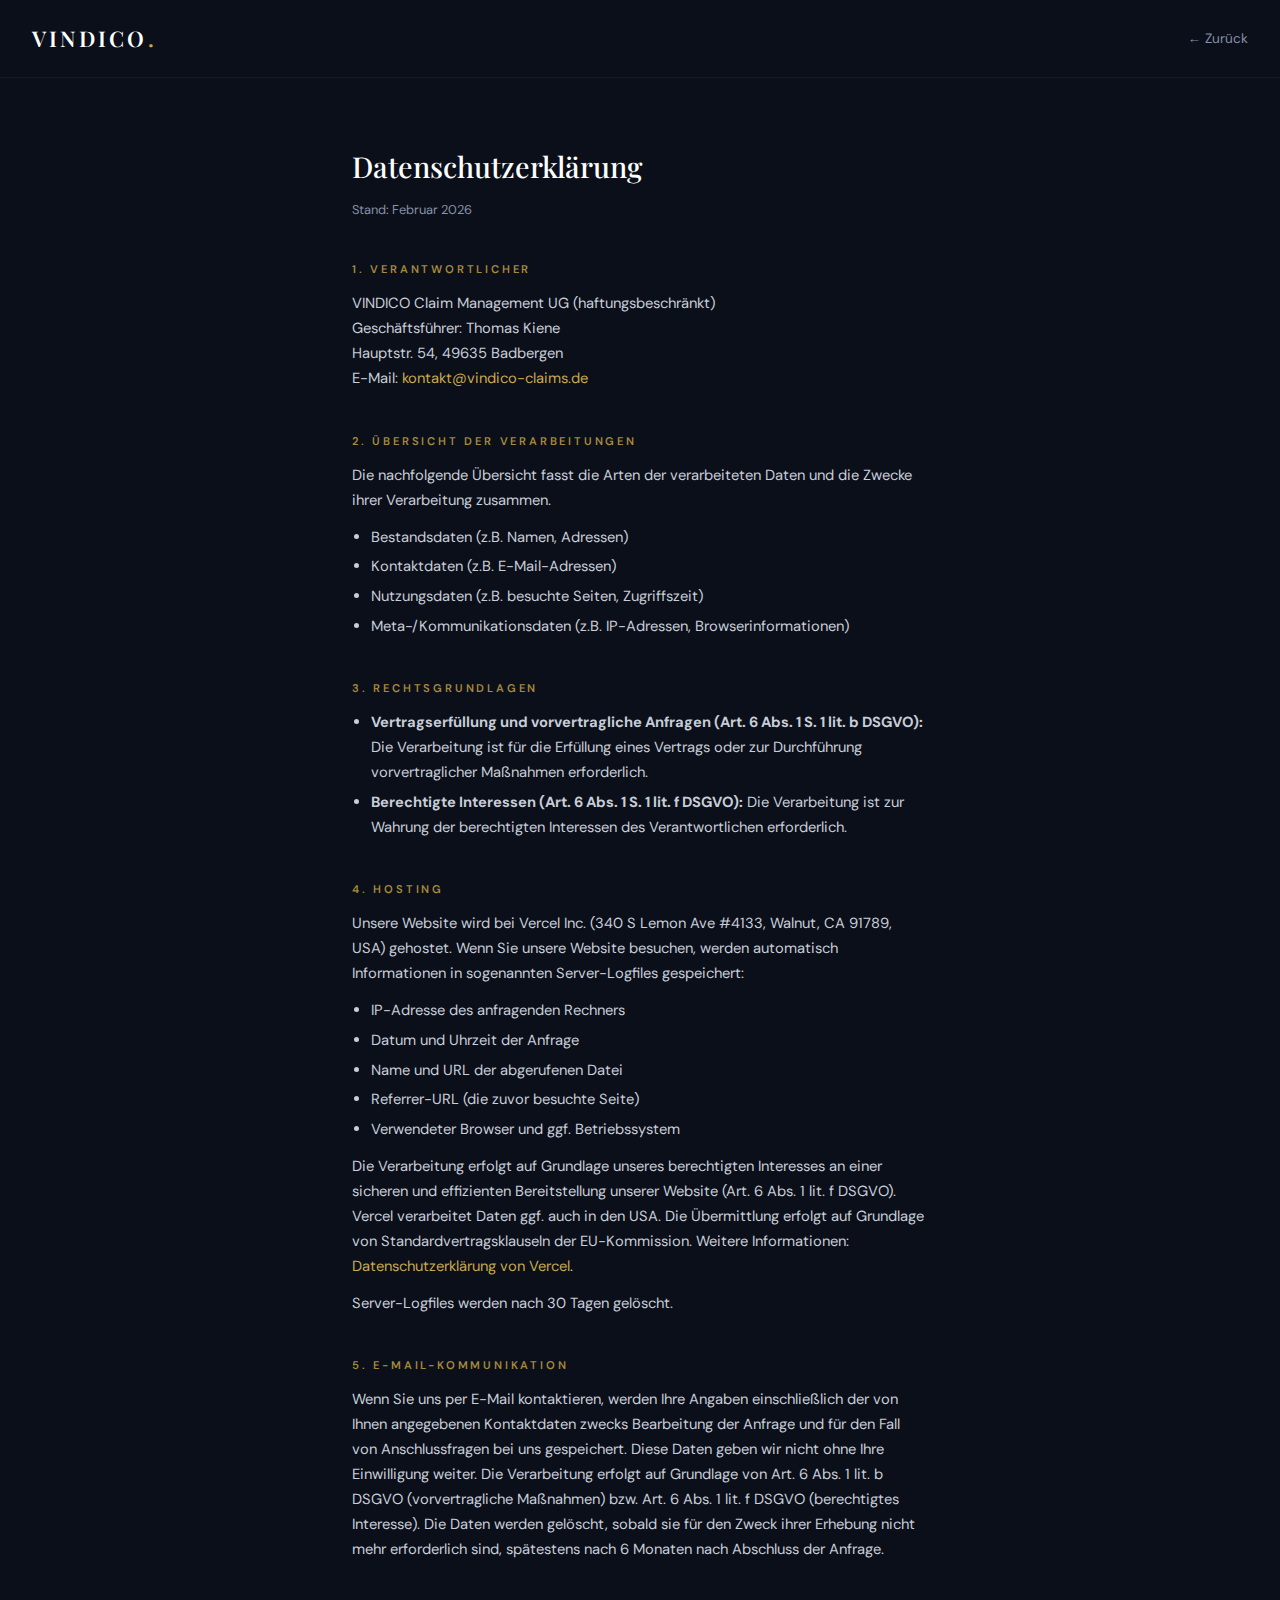
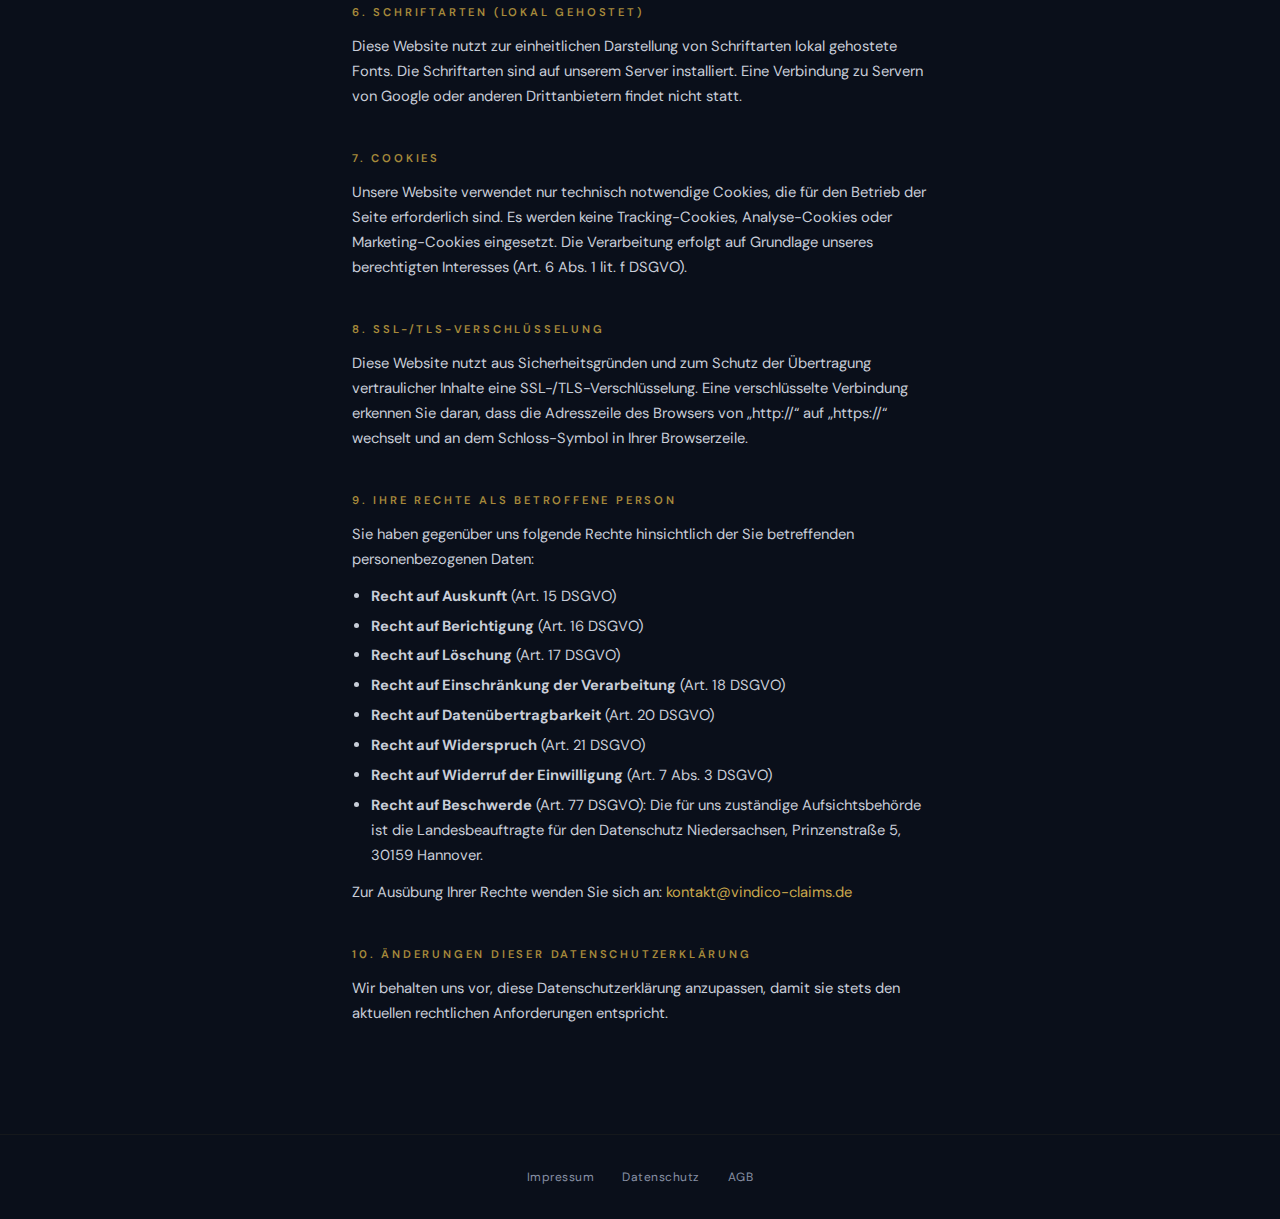
<file: datenschutz.html>
<!DOCTYPE html>
<html lang="de">
<head>
    <meta charset="UTF-8">
    <meta name="viewport" content="width=device-width, initial-scale=1.0">
    <title>Datenschutzerkl&auml;rung &ndash; VINDICO Claim Management</title>
    <meta name="robots" content="noindex, follow">
    <link rel="canonical" href="https://vindico-claims.de/datenschutz.html">
    <link rel="stylesheet" href="/fonts/fonts.css">
    <style>
        :root { --ink: #0a0f1a; --slate: #1a2035; --mist: #8891a5; --cloud: #c8cdd8; --white: #fff; --gold: #c9a84c; --gold-dim: #a68a3a; }
        * { margin: 0; padding: 0; box-sizing: border-box; }
        body { font-family: 'DM Sans', sans-serif; background: var(--ink); color: var(--cloud); line-height: 1.7; -webkit-font-smoothing: antialiased; }
        header { padding: 1.25rem 2rem; display: flex; justify-content: space-between; align-items: center; border-bottom: 1px solid rgba(201,168,76,0.08); }
        .logo { font-family: 'Playfair Display', serif; font-size: 1.35rem; font-weight: 600; letter-spacing: 0.15em; color: var(--white); text-decoration: none; }
        .logo span { color: var(--gold); }
        .back { font-size: 0.85rem; color: var(--mist); text-decoration: none; transition: color 0.3s; }
        .back:hover { color: var(--gold); }
        main { max-width: 640px; margin: 0 auto; padding: 4rem 2rem 6rem; }
        h1 { font-family: 'Playfair Display', serif; font-size: 1.8rem; font-weight: 500; color: var(--white); margin-bottom: 0.5rem; }
        .last-updated { font-size: 0.8rem; color: var(--mist); margin-bottom: 2.5rem; }
        h2 { font-size: 0.7rem; font-weight: 600; letter-spacing: 0.25em; text-transform: uppercase; color: var(--gold-dim); margin-top: 2.5rem; margin-bottom: 0.75rem; }
        p, li { font-size: 0.92rem; color: var(--cloud); margin-bottom: 0.75rem; }
        ul { margin-left: 1.2rem; margin-bottom: 0.75rem; }
        li { margin-bottom: 0.3rem; }
        a { color: var(--gold); text-decoration: none; }
        a:hover { text-decoration: underline; }
        footer { padding: 2rem; border-top: 1px solid rgba(201,168,76,0.06); text-align: center; }
        .footer-links { display: flex; justify-content: center; gap: 1.75rem; }
        .footer-links a { font-size: 0.75rem; color: var(--mist); text-decoration: none; letter-spacing: 0.04em; }
        .footer-links a:hover { color: var(--gold); }
    </style>
</head>
<body>
    <header>
        <a href="/" class="logo">VINDICO<span>.</span></a>
        <a href="/" class="back">&larr; Zur&uuml;ck</a>
    </header>
    <main>
        <h1>Datenschutzerkl&auml;rung</h1>
        <p class="last-updated">Stand: Februar 2026</p>

        <h2>1. Verantwortlicher</h2>
        <p>
            VINDICO Claim Management UG (haftungsbeschr&auml;nkt)<br>
            Gesch&auml;ftsf&uuml;hrer: Thomas Kiene<br>
            Hauptstr. 54, 49635 Badbergen<br>
            E-Mail: <a href="mailto:kontakt@vindico-claims.de">kontakt@vindico-claims.de</a>
        </p>

        <h2>2. &Uuml;bersicht der Verarbeitungen</h2>
        <p>Die nachfolgende &Uuml;bersicht fasst die Arten der verarbeiteten Daten und die Zwecke ihrer Verarbeitung zusammen.</p>
        <ul>
            <li>Bestandsdaten (z.B. Namen, Adressen)</li>
            <li>Kontaktdaten (z.B. E-Mail-Adressen)</li>
            <li>Nutzungsdaten (z.B. besuchte Seiten, Zugriffszeit)</li>
            <li>Meta-/Kommunikationsdaten (z.B. IP-Adressen, Browserinformationen)</li>
        </ul>

        <h2>3. Rechtsgrundlagen</h2>
        <ul>
            <li><strong>Vertragserf&uuml;llung und vorvertragliche Anfragen (Art. 6 Abs. 1 S. 1 lit. b DSGVO):</strong> Die Verarbeitung ist f&uuml;r die Erf&uuml;llung eines Vertrags oder zur Durchf&uuml;hrung vorvertraglicher Ma&szlig;nahmen erforderlich.</li>
            <li><strong>Berechtigte Interessen (Art. 6 Abs. 1 S. 1 lit. f DSGVO):</strong> Die Verarbeitung ist zur Wahrung der berechtigten Interessen des Verantwortlichen erforderlich.</li>
        </ul>

        <h2>4. Hosting</h2>
        <p>Unsere Website wird bei Vercel Inc. (340 S Lemon Ave #4133, Walnut, CA 91789, USA) gehostet. Wenn Sie unsere Website besuchen, werden automatisch Informationen in sogenannten Server-Logfiles gespeichert:</p>
        <ul>
            <li>IP-Adresse des anfragenden Rechners</li>
            <li>Datum und Uhrzeit der Anfrage</li>
            <li>Name und URL der abgerufenen Datei</li>
            <li>Referrer-URL (die zuvor besuchte Seite)</li>
            <li>Verwendeter Browser und ggf. Betriebssystem</li>
        </ul>
        <p>Die Verarbeitung erfolgt auf Grundlage unseres berechtigten Interesses an einer sicheren und effizienten Bereitstellung unserer Website (Art. 6 Abs. 1 lit. f DSGVO). Vercel verarbeitet Daten ggf. auch in den USA. Die &Uuml;bermittlung erfolgt auf Grundlage von Standardvertragsklauseln der EU-Kommission. Weitere Informationen: <a href="https://vercel.com/legal/privacy-policy" target="_blank" rel="noopener">Datenschutzerkl&auml;rung von Vercel</a>.</p>
        <p>Server-Logfiles werden nach 30 Tagen gel&ouml;scht.</p>

        <h2>5. E-Mail-Kommunikation</h2>
        <p>Wenn Sie uns per E-Mail kontaktieren, werden Ihre Angaben einschlie&szlig;lich der von Ihnen angegebenen Kontaktdaten zwecks Bearbeitung der Anfrage und f&uuml;r den Fall von Anschlussfragen bei uns gespeichert. Diese Daten geben wir nicht ohne Ihre Einwilligung weiter. Die Verarbeitung erfolgt auf Grundlage von Art. 6 Abs. 1 lit. b DSGVO (vorvertragliche Ma&szlig;nahmen) bzw. Art. 6 Abs. 1 lit. f DSGVO (berechtigtes Interesse). Die Daten werden gel&ouml;scht, sobald sie f&uuml;r den Zweck ihrer Erhebung nicht mehr erforderlich sind, sp&auml;testens nach 6 Monaten nach Abschluss der Anfrage.</p>

        <h2>6. Schriftarten (lokal gehostet)</h2>
        <p>Diese Website nutzt zur einheitlichen Darstellung von Schriftarten lokal gehostete Fonts. Die Schriftarten sind auf unserem Server installiert. Eine Verbindung zu Servern von Google oder anderen Drittanbietern findet nicht statt.</p>

        <h2>7. Cookies</h2>
        <p>Unsere Website verwendet nur technisch notwendige Cookies, die f&uuml;r den Betrieb der Seite erforderlich sind. Es werden keine Tracking-Cookies, Analyse-Cookies oder Marketing-Cookies eingesetzt. Die Verarbeitung erfolgt auf Grundlage unseres berechtigten Interesses (Art. 6 Abs. 1 lit. f DSGVO).</p>

        <h2>8. SSL-/TLS-Verschl&uuml;sselung</h2>
        <p>Diese Website nutzt aus Sicherheitsgr&uuml;nden und zum Schutz der &Uuml;bertragung vertraulicher Inhalte eine SSL-/TLS-Verschl&uuml;sselung. Eine verschl&uuml;sselte Verbindung erkennen Sie daran, dass die Adresszeile des Browsers von &bdquo;http://&ldquo; auf &bdquo;https://&ldquo; wechselt und an dem Schloss-Symbol in Ihrer Browserzeile.</p>

        <h2>9. Ihre Rechte als betroffene Person</h2>
        <p>Sie haben gegen&uuml;ber uns folgende Rechte hinsichtlich der Sie betreffenden personenbezogenen Daten:</p>
        <ul>
            <li><strong>Recht auf Auskunft</strong> (Art. 15 DSGVO)</li>
            <li><strong>Recht auf Berichtigung</strong> (Art. 16 DSGVO)</li>
            <li><strong>Recht auf L&ouml;schung</strong> (Art. 17 DSGVO)</li>
            <li><strong>Recht auf Einschr&auml;nkung der Verarbeitung</strong> (Art. 18 DSGVO)</li>
            <li><strong>Recht auf Daten&uuml;bertragbarkeit</strong> (Art. 20 DSGVO)</li>
            <li><strong>Recht auf Widerspruch</strong> (Art. 21 DSGVO)</li>
            <li><strong>Recht auf Widerruf der Einwilligung</strong> (Art. 7 Abs. 3 DSGVO)</li>
            <li><strong>Recht auf Beschwerde</strong> (Art. 77 DSGVO): Die f&uuml;r uns zust&auml;ndige Aufsichtsbeh&ouml;rde ist die Landesbeauftragte f&uuml;r den Datenschutz Niedersachsen, Prinzenstra&szlig;e 5, 30159 Hannover.</li>
        </ul>
        <p>Zur Aus&uuml;bung Ihrer Rechte wenden Sie sich an: <a href="mailto:kontakt@vindico-claims.de">kontakt@vindico-claims.de</a></p>

        <h2>10. &Auml;nderungen dieser Datenschutzerkl&auml;rung</h2>
        <p>Wir behalten uns vor, diese Datenschutzerkl&auml;rung anzupassen, damit sie stets den aktuellen rechtlichen Anforderungen entspricht.</p>
    </main>
    <footer>
        <div class="footer-links">
            <a href="/impressum.html">Impressum</a>
            <a href="/datenschutz.html">Datenschutz</a>
            <a href="/agb.html">AGB</a>
        </div>
    </footer>
</body>
</html>
</file>
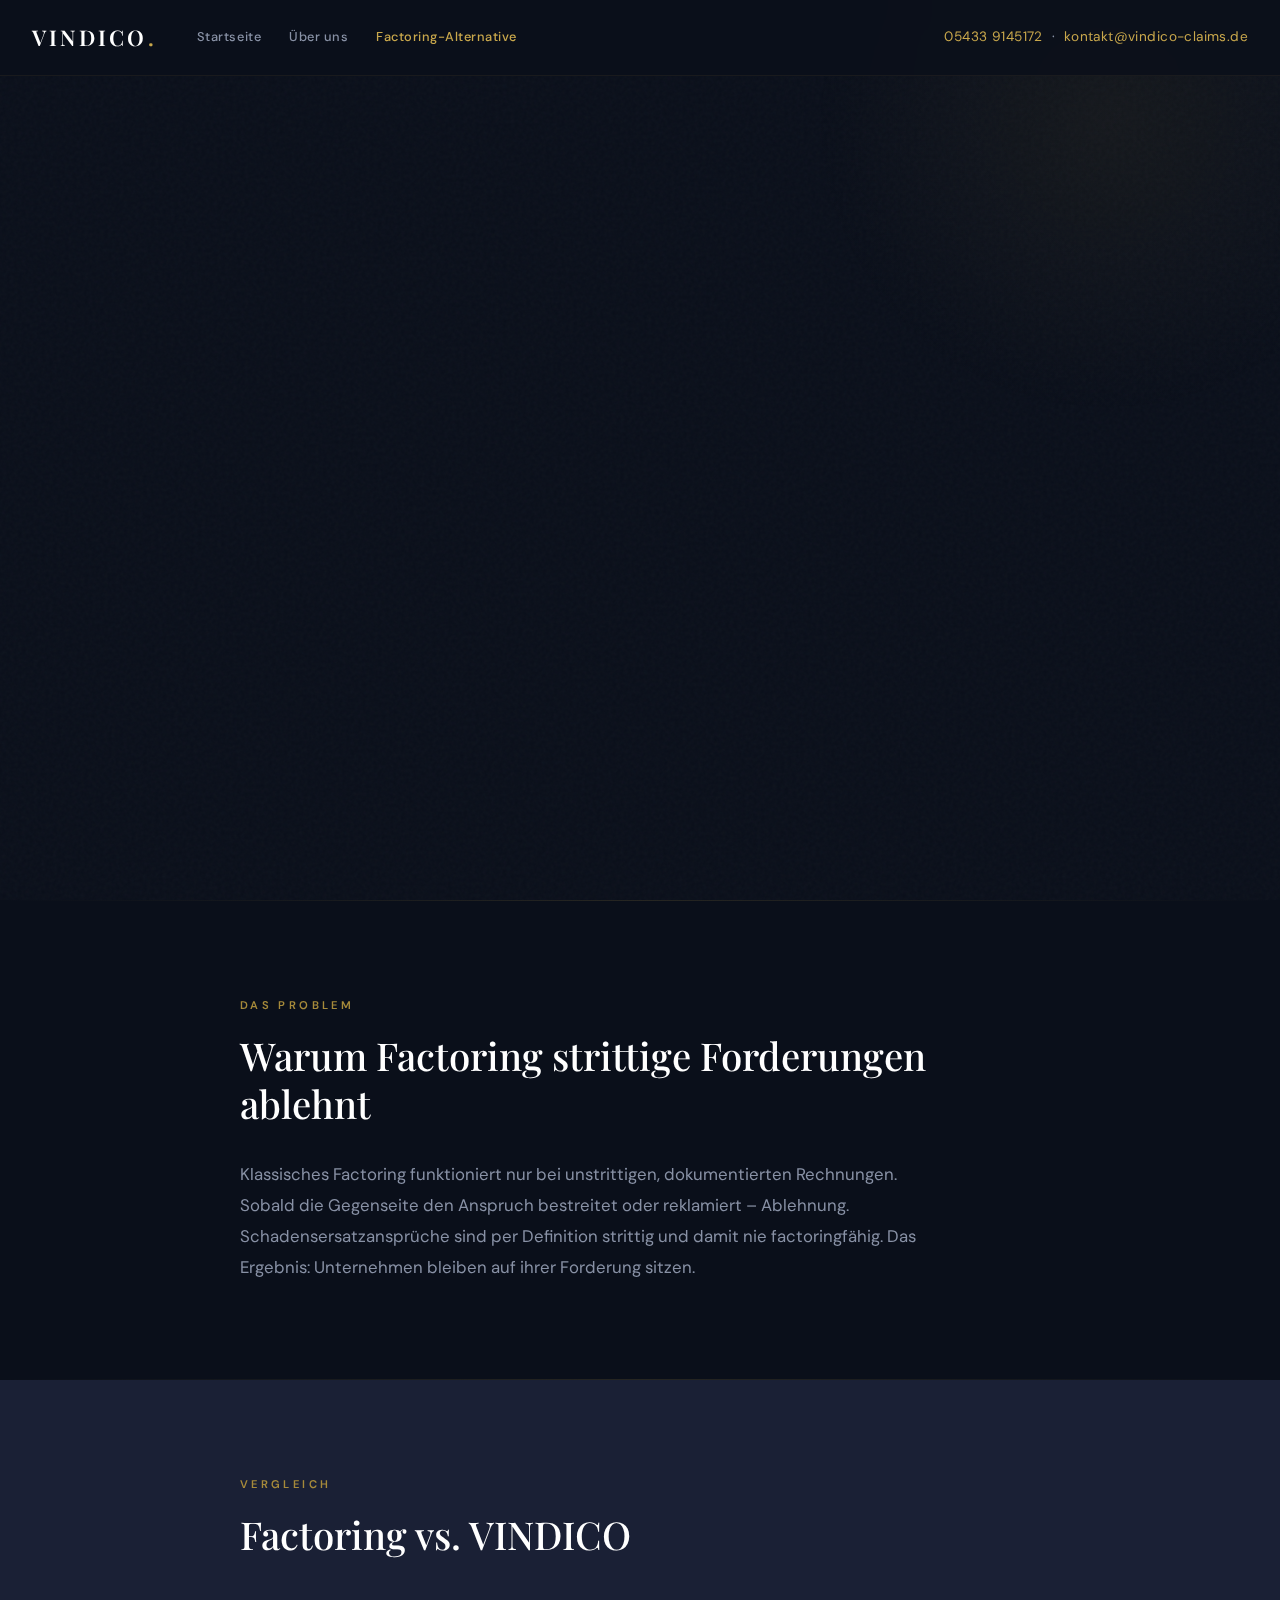
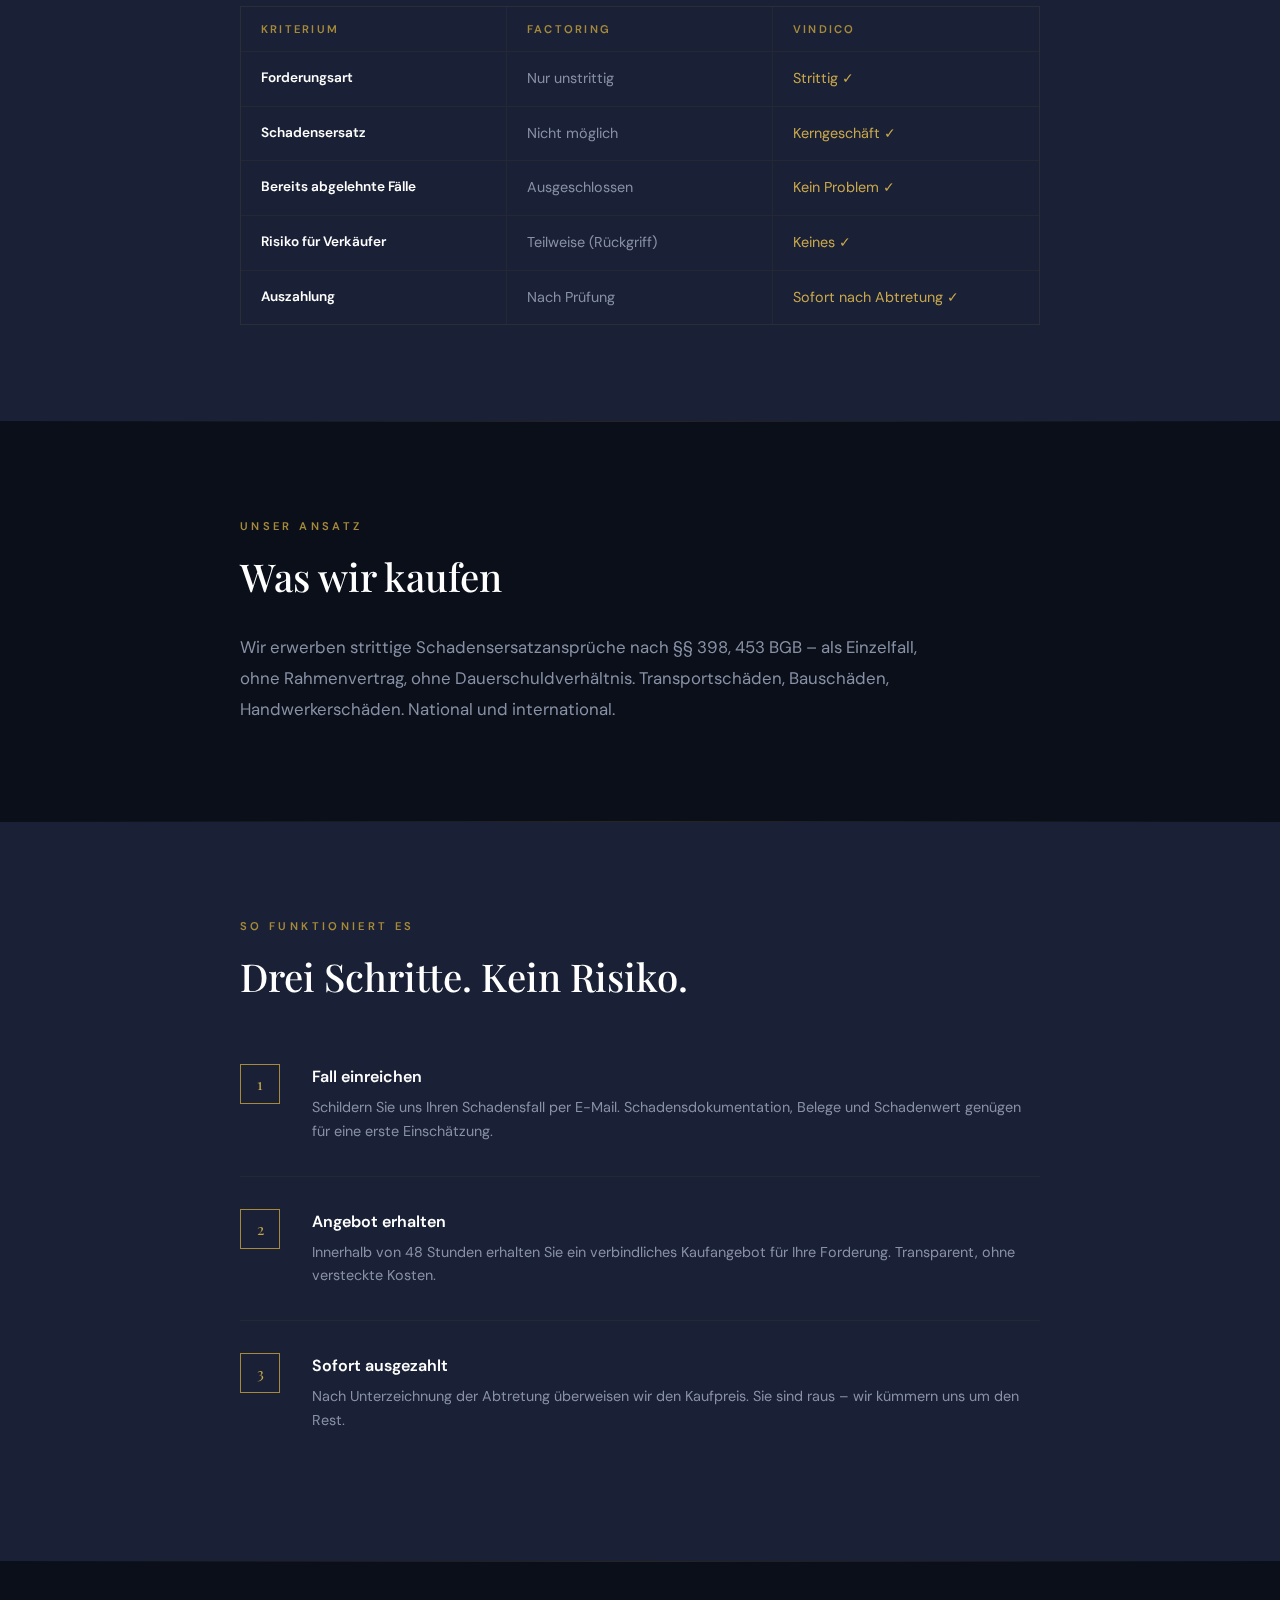
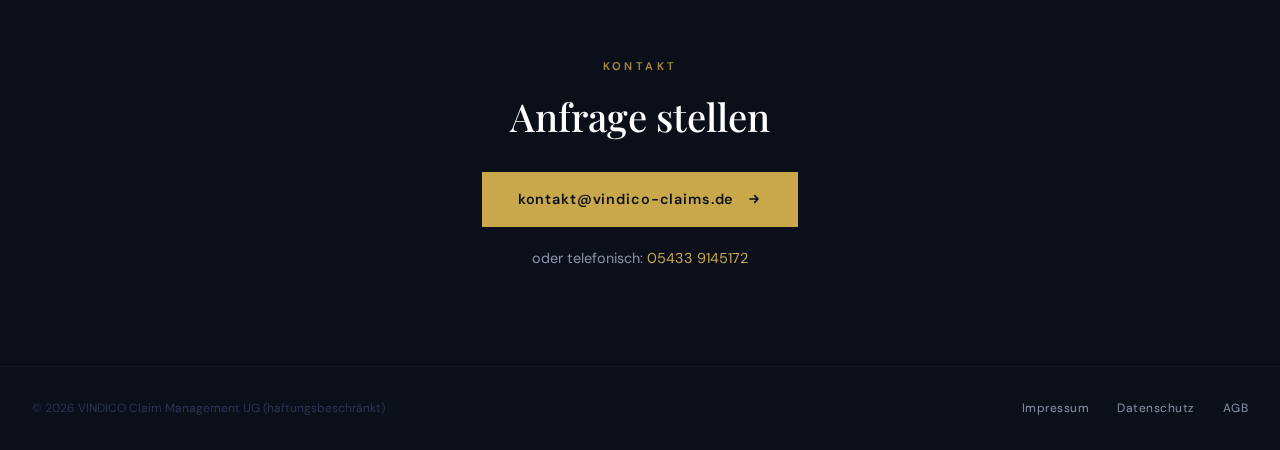
<file: factoring-abgelehnt.html>
<!DOCTYPE html>
<html lang="de">
<head>
    <meta charset="UTF-8">
    <meta name="viewport" content="width=device-width, initial-scale=1.0">
    <title>Factoring abgelehnt – strittige Forderungen verkaufen | VINDICO Claim Management</title>
    <meta name="description" content="Factoring kauft nur unstrittige Forderungen. VINDICO kauft strittige Schadensersatzanspr&uuml;che. Sofortige Auszahlung, kein R&uuml;ckgriffsrisiko.">
    <meta name="robots" content="index, follow">
    <link rel="canonical" href="https://vindico-claims.de/factoring-abgelehnt">
    <link rel="stylesheet" href="/fonts/fonts.css">
    <style>
        :root {
            --ink: #0a0f1a;
            --slate: #1a2035;
            --steel: #2d3554;
            --mist: #8891a5;
            --cloud: #c8cdd8;
            --snow: #f0f2f5;
            --white: #ffffff;
            --gold: #c9a84c;
            --gold-light: #dfc06a;
            --gold-dim: #a68a3a;
        }

        * {
            margin: 0;
            padding: 0;
            box-sizing: border-box;
        }

        html {
            scroll-behavior: smooth;
        }

        body {
            font-family: 'DM Sans', sans-serif;
            background: var(--ink);
            color: var(--cloud);
            line-height: 1.6;
            -webkit-font-smoothing: antialiased;
        }

        body::before {
            content: '';
            position: fixed;
            top: 0; left: 0; right: 0; bottom: 0;
            background-image: url("data:image/svg+xml,%3Csvg viewBox='0 0 256 256' xmlns='http://www.w3.org/2000/svg'%3E%3Cfilter id='noise'%3E%3CfeTurbulence type='fractalNoise' baseFrequency='0.9' numOctaves='4' stitchTiles='stitch'/%3E%3C/filter%3E%3Crect width='100%25' height='100%25' filter='url(%23noise)' opacity='0.03'/%3E%3C/svg%3E");
            pointer-events: none;
            z-index: 0;
        }

        /* === HEADER === */
        header {
            position: fixed;
            top: 0;
            width: 100%;
            z-index: 100;
            padding: 1.25rem 2rem;
            display: flex;
            justify-content: space-between;
            align-items: center;
            background: rgba(10, 15, 26, 0.85);
            backdrop-filter: blur(20px);
            -webkit-backdrop-filter: blur(20px);
            border-bottom: 1px solid rgba(201, 168, 76, 0.08);
        }

        .header-left {
            display: flex;
            align-items: center;
            gap: 2.5rem;
        }

        .logo {
            font-family: 'Playfair Display', serif;
            font-size: 1.35rem;
            font-weight: 600;
            letter-spacing: 0.15em;
            color: var(--white);
            text-decoration: none;
        }

        .logo span {
            color: var(--gold);
        }

        .header-nav {
            display: flex;
            gap: 1.75rem;
        }

        .header-nav a {
            font-size: 0.8rem;
            font-weight: 500;
            letter-spacing: 0.04em;
            color: var(--mist);
            text-decoration: none;
            transition: color 0.3s;
        }

        .header-nav a:hover,
        .header-nav a.active {
            color: var(--gold);
        }

        .header-contact {
            font-size: 0.85rem;
            color: var(--mist);
            letter-spacing: 0.03em;
        }

        .header-contact a {
            color: var(--gold);
            text-decoration: none;
            transition: color 0.3s;
        }

        .header-contact a:hover {
            color: var(--gold-light);
        }

        /* === HERO === */
        .hero {
            position: relative;
            min-height: 100vh;
            display: flex;
            flex-direction: column;
            justify-content: center;
            padding: 8rem 2rem 4rem;
            overflow: hidden;
        }

        .hero::before {
            content: '';
            position: absolute;
            top: -20%;
            right: -10%;
            width: 600px;
            height: 600px;
            background: radial-gradient(circle, rgba(201, 168, 76, 0.06) 0%, transparent 70%);
            pointer-events: none;
        }

        .hero-inner {
            max-width: 800px;
            margin: 0 auto;
            position: relative;
            z-index: 1;
        }

        .hero-tag {
            display: inline-block;
            font-size: 0.75rem;
            font-weight: 600;
            letter-spacing: 0.25em;
            text-transform: uppercase;
            color: var(--gold);
            margin-bottom: 2rem;
            padding-bottom: 0.5rem;
            border-bottom: 1px solid var(--gold-dim);
            opacity: 0;
            animation: fadeUp 0.8s ease forwards 0.2s;
        }

        .hero h1 {
            font-family: 'Playfair Display', serif;
            font-size: clamp(2.2rem, 5vw, 3.2rem);
            font-weight: 500;
            color: var(--white);
            line-height: 1.2;
            margin-bottom: 1.75rem;
            opacity: 0;
            animation: fadeUp 0.8s ease forwards 0.4s;
        }

        .hero h1 em {
            font-style: italic;
            color: var(--gold);
        }

        .hero-text {
            font-size: 1.15rem;
            line-height: 1.75;
            color: var(--mist);
            max-width: 600px;
            margin-bottom: 3rem;
            opacity: 0;
            animation: fadeUp 0.8s ease forwards 0.6s;
        }

        .hero-cta {
            display: inline-flex;
            align-items: center;
            gap: 0.75rem;
            padding: 1rem 2.25rem;
            background: var(--gold);
            color: var(--ink);
            font-family: 'DM Sans', sans-serif;
            font-size: 0.9rem;
            font-weight: 600;
            letter-spacing: 0.06em;
            text-decoration: none;
            border: none;
            cursor: pointer;
            transition: all 0.35s ease;
            opacity: 0;
            animation: fadeUp 0.8s ease forwards 0.8s;
        }

        .hero-cta:hover {
            background: var(--gold-light);
            transform: translateY(-1px);
            box-shadow: 0 8px 30px rgba(201, 168, 76, 0.2);
        }

        .hero-cta svg {
            width: 16px;
            height: 16px;
            transition: transform 0.3s;
        }

        .hero-cta:hover svg {
            transform: translateX(3px);
        }

        /* === DIVIDER === */
        .divider {
            width: 100%;
            height: 1px;
            background: linear-gradient(90deg, transparent, rgba(201, 168, 76, 0.15), transparent);
        }

        /* === SECTIONS === */
        .section {
            padding: 6rem 2rem;
            position: relative;
            z-index: 1;
        }

        .section--alt {
            background: var(--slate);
        }

        .section-inner {
            max-width: 800px;
            margin: 0 auto;
        }

        .section-label {
            font-size: 0.7rem;
            font-weight: 600;
            letter-spacing: 0.3em;
            text-transform: uppercase;
            color: var(--gold-dim);
            margin-bottom: 1rem;
        }

        .section-title {
            font-family: 'Playfair Display', serif;
            font-size: clamp(1.6rem, 3.5vw, 2.4rem);
            font-weight: 500;
            color: var(--white);
            margin-bottom: 2rem;
            line-height: 1.25;
        }

        .section-text {
            font-size: 1.05rem;
            line-height: 1.85;
            color: var(--mist);
            max-width: 700px;
        }

        /* === COMPARISON TABLE === */
        .comparison {
            margin-top: 3rem;
            border: 1px solid rgba(201, 168, 76, 0.1);
            overflow: hidden;
        }

        .comparison-row {
            display: grid;
            grid-template-columns: 1fr 1fr 1fr;
            border-bottom: 1px solid rgba(201, 168, 76, 0.06);
        }

        .comparison-row:last-child {
            border-bottom: none;
        }

        .comparison-row--header {
            background: var(--slate);
        }

        .comparison-cell {
            padding: 1rem 1.25rem;
            font-size: 0.9rem;
            color: var(--cloud);
            line-height: 1.5;
        }

        .comparison-cell:not(:last-child) {
            border-right: 1px solid rgba(201, 168, 76, 0.06);
        }

        .comparison-cell--label {
            font-weight: 600;
            color: var(--white);
            font-size: 0.85rem;
        }

        .comparison-row--header .comparison-cell {
            font-size: 0.7rem;
            font-weight: 600;
            letter-spacing: 0.2em;
            text-transform: uppercase;
            color: var(--gold-dim);
            padding: 0.85rem 1.25rem;
        }

        .comparison-cell--negative {
            color: var(--mist);
        }

        .comparison-cell--positive {
            color: var(--gold);
        }

        /* === PROCESS === */
        .process-steps {
            display: flex;
            flex-direction: column;
            gap: 0;
        }

        .process-step {
            display: flex;
            gap: 2rem;
            padding: 2rem 0;
            border-bottom: 1px solid rgba(201, 168, 76, 0.06);
        }

        .process-step:last-child {
            border-bottom: none;
        }

        .step-marker {
            flex-shrink: 0;
            width: 40px;
            height: 40px;
            display: flex;
            align-items: center;
            justify-content: center;
            border: 1px solid var(--gold-dim);
            font-family: 'Playfair Display', serif;
            font-size: 0.95rem;
            color: var(--gold);
        }

        .step-content h4 {
            font-size: 1rem;
            font-weight: 600;
            color: var(--white);
            margin-bottom: 0.4rem;
        }

        .step-content p {
            font-size: 0.9rem;
            color: var(--mist);
            line-height: 1.65;
        }

        /* === CTA SECTION === */
        .cta-section {
            padding: 6rem 2rem;
            position: relative;
            z-index: 1;
        }

        .cta-inner {
            max-width: 700px;
            margin: 0 auto;
            text-align: center;
        }

        .cta-button {
            display: inline-flex;
            align-items: center;
            gap: 0.75rem;
            padding: 1rem 2.25rem;
            background: var(--gold);
            color: var(--ink);
            font-family: 'DM Sans', sans-serif;
            font-size: 0.9rem;
            font-weight: 600;
            letter-spacing: 0.06em;
            text-decoration: none;
            border: none;
            cursor: pointer;
            transition: all 0.35s ease;
        }

        .cta-button:hover {
            background: var(--gold-light);
            transform: translateY(-1px);
            box-shadow: 0 8px 30px rgba(201, 168, 76, 0.2);
        }

        .cta-button svg {
            width: 16px;
            height: 16px;
            transition: transform 0.3s;
        }

        .cta-button:hover svg {
            transform: translateX(3px);
        }

        .cta-sub {
            margin-top: 1.25rem;
            font-size: 0.9rem;
            color: var(--mist);
        }

        .cta-sub a {
            color: var(--gold);
            text-decoration: none;
        }

        .cta-sub a:hover {
            color: var(--gold-light);
        }

        /* === FOOTER === */
        footer {
            padding: 2rem;
            border-top: 1px solid rgba(201, 168, 76, 0.06);
            display: flex;
            justify-content: space-between;
            align-items: center;
            flex-wrap: wrap;
            gap: 1rem;
            position: relative;
            z-index: 1;
        }

        .footer-copy {
            font-size: 0.75rem;
            color: var(--steel);
        }

        .footer-links {
            display: flex;
            gap: 1.75rem;
        }

        .footer-links a {
            font-size: 0.75rem;
            color: var(--mist);
            text-decoration: none;
            letter-spacing: 0.04em;
            transition: color 0.3s;
        }

        .footer-links a:hover {
            color: var(--gold);
        }

        /* === ANIMATIONS === */
        @keyframes fadeUp {
            from {
                opacity: 0;
                transform: translateY(20px);
            }
            to {
                opacity: 1;
                transform: translateY(0);
            }
        }

        /* === RESPONSIVE === */
        @media (max-width: 768px) {
            header {
                padding: 1rem 1.25rem;
            }

            .header-left {
                flex-direction: column;
                align-items: flex-start;
                gap: 0.5rem;
            }

            .logo {
                font-size: 1.1rem;
            }

            .header-nav {
                gap: 1rem;
            }

            .header-nav a {
                font-size: 0.7rem;
            }

            .header-contact {
                display: none;
            }

            .hero {
                padding: 7rem 1.5rem 3rem;
                min-height: auto;
            }

            .section {
                padding: 4rem 1.5rem;
            }

            .comparison-row {
                grid-template-columns: 1fr;
            }

            .comparison-cell:not(:last-child) {
                border-right: none;
                border-bottom: 1px solid rgba(201, 168, 76, 0.04);
            }

            .comparison-row--header {
                display: none;
            }

            .comparison-cell::before {
                display: block;
                font-size: 0.65rem;
                font-weight: 600;
                letter-spacing: 0.2em;
                text-transform: uppercase;
                color: var(--gold-dim);
                margin-bottom: 0.25rem;
            }

            .comparison-row:not(.comparison-row--header) .comparison-cell:nth-child(1)::before { content: 'Kriterium'; }
            .comparison-row:not(.comparison-row--header) .comparison-cell:nth-child(2)::before { content: 'Factoring'; }
            .comparison-row:not(.comparison-row--header) .comparison-cell:nth-child(3)::before { content: 'VINDICO'; }

            .process-step {
                gap: 1.25rem;
            }

            .cta-section {
                padding: 4rem 1.5rem;
            }

            footer {
                flex-direction: column;
                text-align: center;
                padding: 1.5rem;
            }
        }
    </style>
</head>
<body>

    <!-- HEADER -->
    <header>
        <div class="header-left">
            <a href="/" class="logo">VINDICO<span>.</span></a>
            <nav class="header-nav">
                <a href="/">Startseite</a>
                <a href="/ueber-uns">&Uuml;ber uns</a>
                <a href="/factoring-abgelehnt" class="active">Factoring-Alternative</a>
            </nav>
        </div>
        <div class="header-contact">
            <a href="tel:+4954339145172">05433 9145172</a> &nbsp;&middot;&nbsp; <a href="mailto:kontakt@vindico-claims.de">kontakt@vindico-claims.de</a>
        </div>
    </header>

    <!-- HERO -->
    <section class="hero">
        <div class="hero-inner">
            <div class="hero-tag">Factoring-Alternative</div>
            <h1>Klassisches Factoring kauft unstrittige Forderungen. <em>Wir kaufen das Gegenteil.</em></h1>
            <p class="hero-text">
                VINDICO erwirbt strittige Schadensersatzforderungen &ndash; genau dort wo Factoring aufh&ouml;rt.
            </p>
            <a href="mailto:kontakt@vindico-claims.de" class="hero-cta">
                Anfrage stellen
                <svg xmlns="http://www.w3.org/2000/svg" fill="none" viewBox="0 0 24 24" stroke="currentColor" stroke-width="2.5"><path stroke-linecap="round" stroke-linejoin="round" d="M13 7l5 5m0 0l-5 5m5-5H6"/></svg>
            </a>
        </div>
    </section>

    <div class="divider"></div>

    <!-- WARUM FACTORING ABLEHNT -->
    <section class="section">
        <div class="section-inner">
            <div class="section-label">Das Problem</div>
            <h2 class="section-title">Warum Factoring strittige Forderungen ablehnt</h2>
            <p class="section-text">
                Klassisches Factoring funktioniert nur bei unstrittigen, dokumentierten Rechnungen. Sobald die Gegenseite den Anspruch bestreitet oder reklamiert &ndash; Ablehnung. Schadensersatzanspr&uuml;che sind per Definition strittig und damit nie factoringf&auml;hig. Das Ergebnis: Unternehmen bleiben auf ihrer Forderung sitzen.
            </p>
        </div>
    </section>

    <div class="divider"></div>

    <!-- VERGLEICHSTABELLE -->
    <section class="section section--alt">
        <div class="section-inner">
            <div class="section-label">Vergleich</div>
            <h2 class="section-title">Factoring vs. VINDICO</h2>
            <div class="comparison">
                <div class="comparison-row comparison-row--header">
                    <div class="comparison-cell">Kriterium</div>
                    <div class="comparison-cell">Factoring</div>
                    <div class="comparison-cell">VINDICO</div>
                </div>
                <div class="comparison-row">
                    <div class="comparison-cell comparison-cell--label">Forderungsart</div>
                    <div class="comparison-cell comparison-cell--negative">Nur unstrittig</div>
                    <div class="comparison-cell comparison-cell--positive">Strittig &#10003;</div>
                </div>
                <div class="comparison-row">
                    <div class="comparison-cell comparison-cell--label">Schadensersatz</div>
                    <div class="comparison-cell comparison-cell--negative">Nicht m&ouml;glich</div>
                    <div class="comparison-cell comparison-cell--positive">Kerngesch&auml;ft &#10003;</div>
                </div>
                <div class="comparison-row">
                    <div class="comparison-cell comparison-cell--label">Bereits abgelehnte F&auml;lle</div>
                    <div class="comparison-cell comparison-cell--negative">Ausgeschlossen</div>
                    <div class="comparison-cell comparison-cell--positive">Kein Problem &#10003;</div>
                </div>
                <div class="comparison-row">
                    <div class="comparison-cell comparison-cell--label">Risiko f&uuml;r Verk&auml;ufer</div>
                    <div class="comparison-cell comparison-cell--negative">Teilweise (R&uuml;ckgriff)</div>
                    <div class="comparison-cell comparison-cell--positive">Keines &#10003;</div>
                </div>
                <div class="comparison-row">
                    <div class="comparison-cell comparison-cell--label">Auszahlung</div>
                    <div class="comparison-cell comparison-cell--negative">Nach Pr&uuml;fung</div>
                    <div class="comparison-cell comparison-cell--positive">Sofort nach Abtretung &#10003;</div>
                </div>
            </div>
        </div>
    </section>

    <div class="divider"></div>

    <!-- WAS WIR KAUFEN -->
    <section class="section">
        <div class="section-inner">
            <div class="section-label">Unser Ansatz</div>
            <h2 class="section-title">Was wir kaufen</h2>
            <p class="section-text">
                Wir erwerben strittige Schadensersatzanspr&uuml;che nach &sect;&sect;&nbsp;398, 453 BGB &ndash; als Einzelfall, ohne Rahmenvertrag, ohne Dauerschuldverh&auml;ltnis. Transportsch&auml;den, Bausch&auml;den, Handwerkersch&auml;den. National und international.
            </p>
        </div>
    </section>

    <div class="divider"></div>

    <!-- SO FUNKTIONIERT ES -->
    <section class="section section--alt">
        <div class="section-inner">
            <div class="section-label">So funktioniert es</div>
            <h2 class="section-title">Drei Schritte. Kein Risiko.</h2>
            <div class="process-steps">
                <div class="process-step">
                    <div class="step-marker">1</div>
                    <div class="step-content">
                        <h4>Fall einreichen</h4>
                        <p>Schildern Sie uns Ihren Schadensfall per E-Mail. Schadensdokumentation, Belege und Schadenwert gen&uuml;gen f&uuml;r eine erste Einsch&auml;tzung.</p>
                    </div>
                </div>
                <div class="process-step">
                    <div class="step-marker">2</div>
                    <div class="step-content">
                        <h4>Angebot erhalten</h4>
                        <p>Innerhalb von 48 Stunden erhalten Sie ein verbindliches Kaufangebot f&uuml;r Ihre Forderung. Transparent, ohne versteckte Kosten.</p>
                    </div>
                </div>
                <div class="process-step">
                    <div class="step-marker">3</div>
                    <div class="step-content">
                        <h4>Sofort ausgezahlt</h4>
                        <p>Nach Unterzeichnung der Abtretung &uuml;berweisen wir den Kaufpreis. Sie sind raus &ndash; wir k&uuml;mmern uns um den Rest.</p>
                    </div>
                </div>
            </div>
        </div>
    </section>

    <div class="divider"></div>

    <!-- CTA -->
    <section class="cta-section">
        <div class="cta-inner">
            <div class="section-label">Kontakt</div>
            <h2 class="section-title">Anfrage stellen</h2>
            <a href="mailto:kontakt@vindico-claims.de" class="cta-button">
                kontakt@vindico-claims.de
                <svg xmlns="http://www.w3.org/2000/svg" fill="none" viewBox="0 0 24 24" stroke="currentColor" stroke-width="2.5"><path stroke-linecap="round" stroke-linejoin="round" d="M13 7l5 5m0 0l-5 5m5-5H6"/></svg>
            </a>
            <p class="cta-sub">oder telefonisch: <a href="tel:+4954339145172">05433 9145172</a></p>
        </div>
    </section>

    <!-- FOOTER -->
    <footer>
        <div class="footer-copy">&copy; 2026 VINDICO Claim Management UG (haftungsbeschr&auml;nkt)</div>
        <div class="footer-links">
            <a href="/impressum.html">Impressum</a>
            <a href="/datenschutz.html">Datenschutz</a>
            <a href="/agb.html">AGB</a>
        </div>
    </footer>

</body>
</html>
</file>
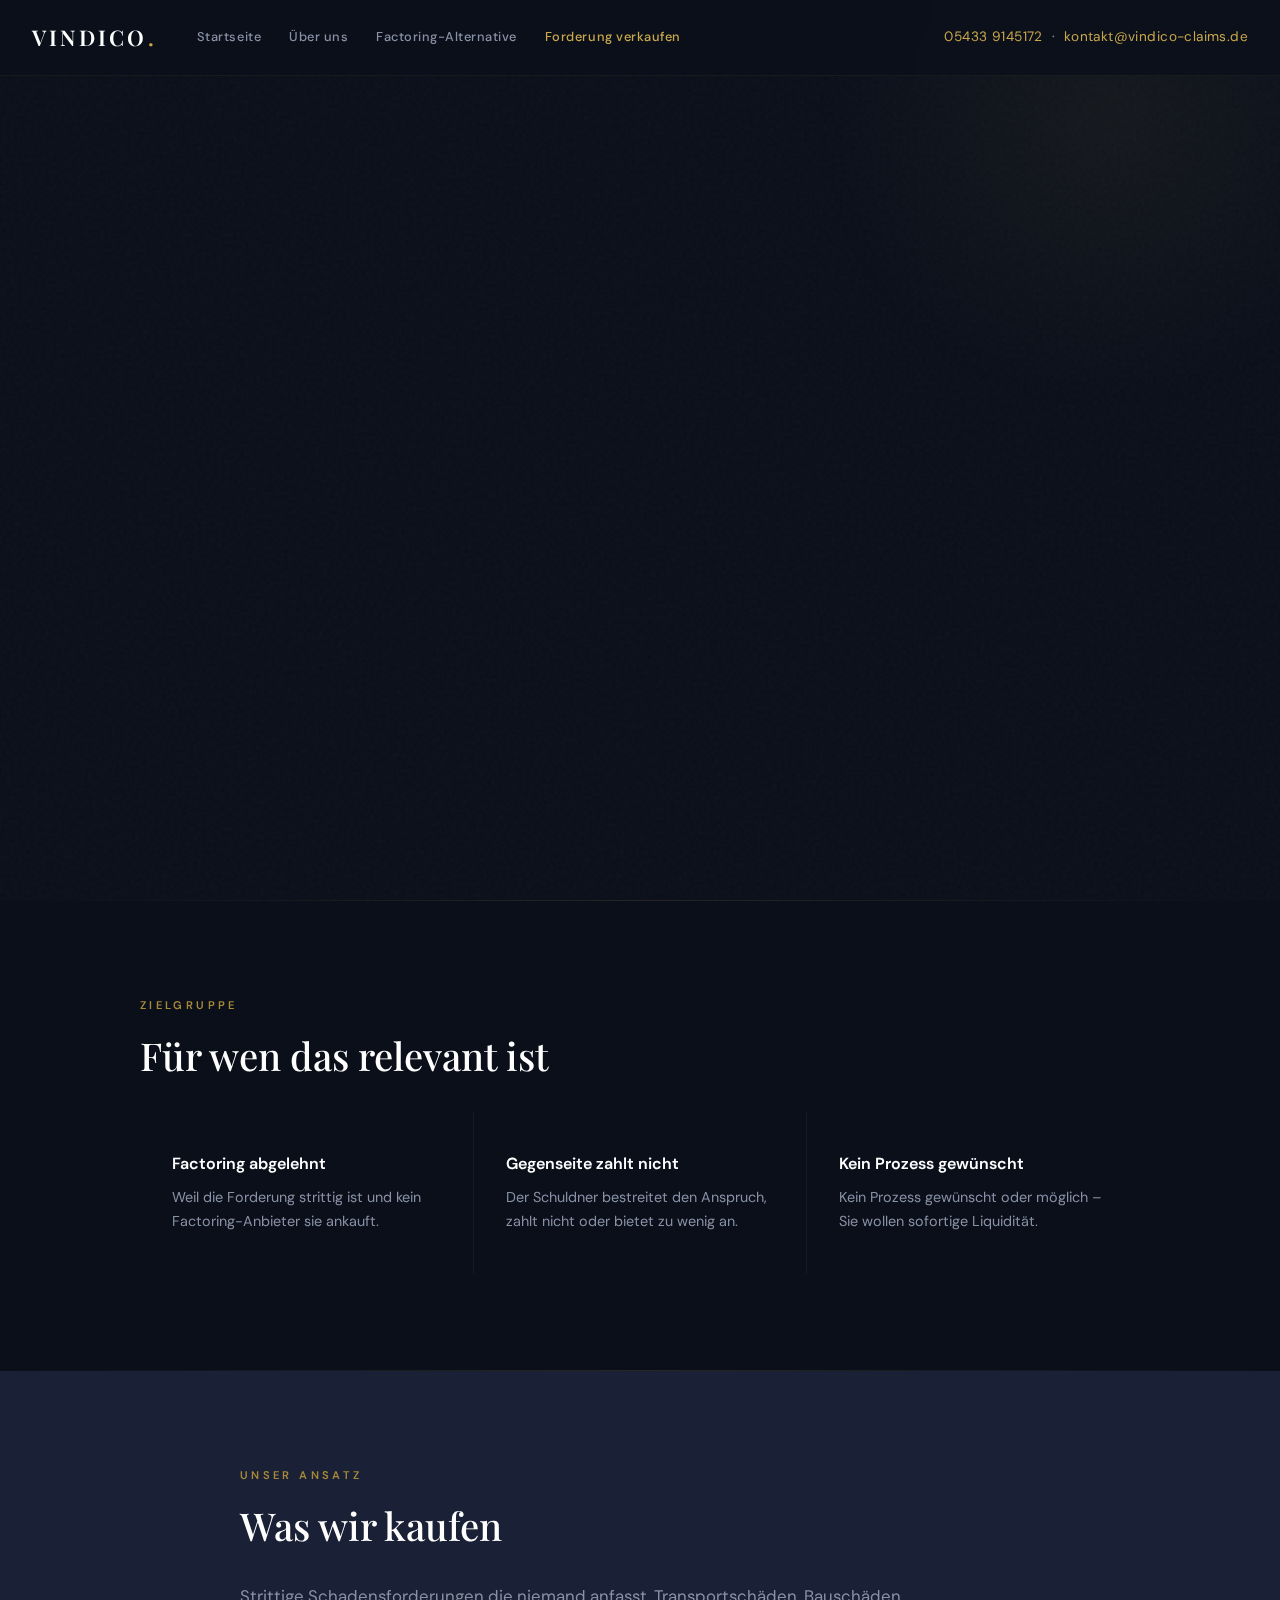
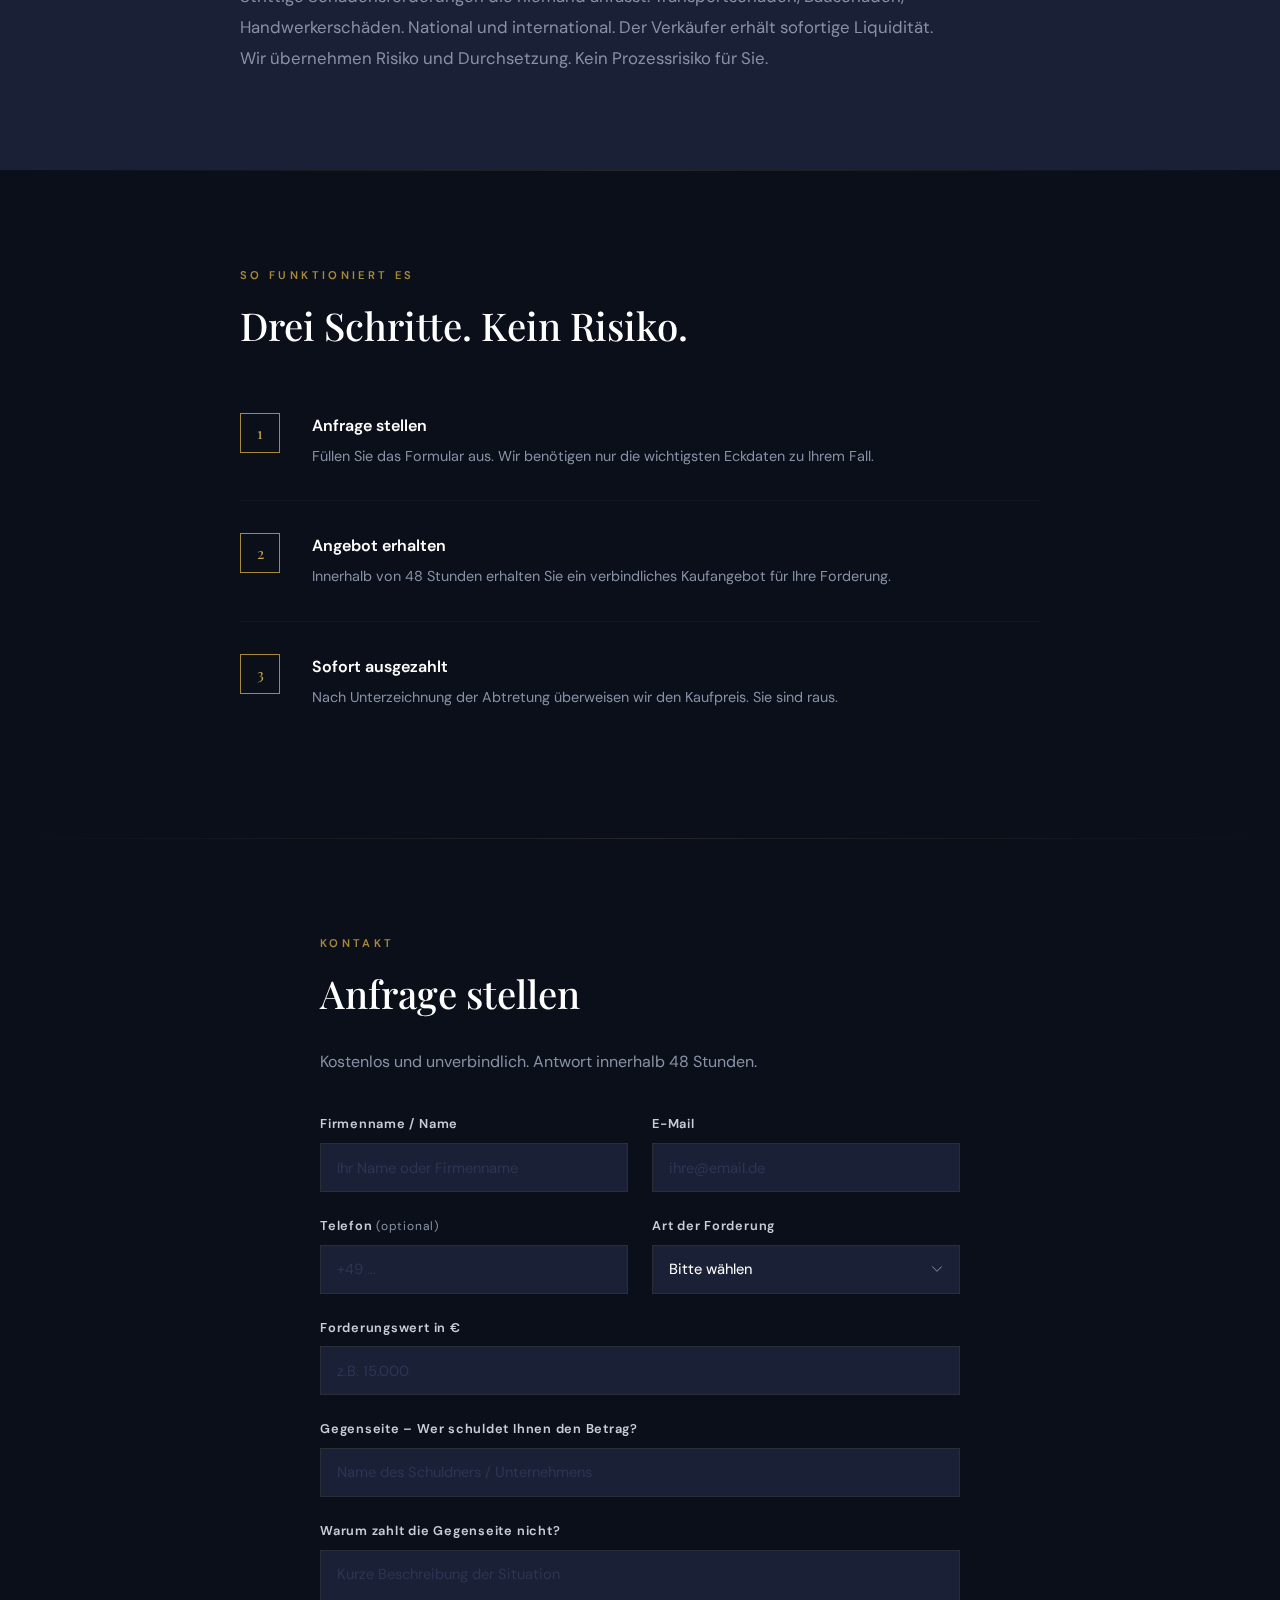
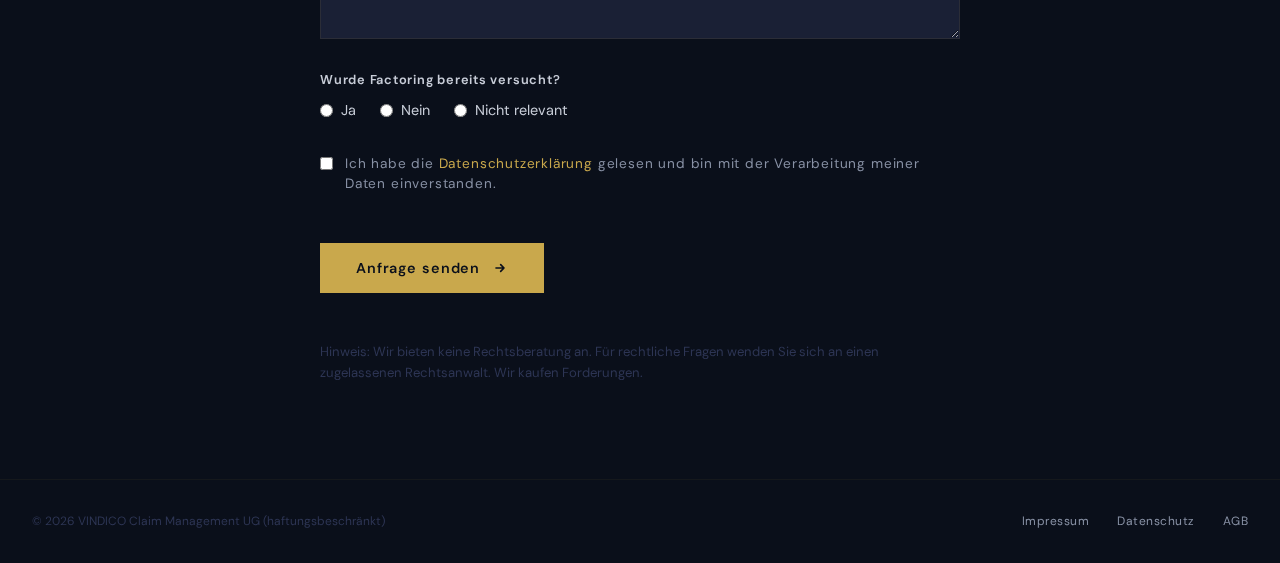
<file: forderung-verkaufen.html>
<!DOCTYPE html>
<html lang="de">
<head>
    <meta charset="UTF-8">
    <meta name="viewport" content="width=device-width, initial-scale=1.0">
    <title>Strittige Forderung verkaufen – Sofortige Auszahlung | VINDICO</title>
    <meta name="description" content="Strittige Schadensersatzforderung? VINDICO kauft was Factoring ablehnt. Sofortige Auszahlung, kein Prozessrisiko.">
    <meta name="robots" content="index, follow">
    <link rel="canonical" href="https://vindico-claims.de/forderung-verkaufen">
    <link rel="stylesheet" href="/fonts/fonts.css">
    <style>
        :root {
            --ink: #0a0f1a;
            --slate: #1a2035;
            --steel: #2d3554;
            --mist: #8891a5;
            --cloud: #c8cdd8;
            --snow: #f0f2f5;
            --white: #ffffff;
            --gold: #c9a84c;
            --gold-light: #dfc06a;
            --gold-dim: #a68a3a;
        }

        * {
            margin: 0;
            padding: 0;
            box-sizing: border-box;
        }

        html {
            scroll-behavior: smooth;
        }

        body {
            font-family: 'DM Sans', sans-serif;
            background: var(--ink);
            color: var(--cloud);
            line-height: 1.6;
            -webkit-font-smoothing: antialiased;
        }

        body::before {
            content: '';
            position: fixed;
            top: 0; left: 0; right: 0; bottom: 0;
            background-image: url("data:image/svg+xml,%3Csvg viewBox='0 0 256 256' xmlns='http://www.w3.org/2000/svg'%3E%3Cfilter id='noise'%3E%3CfeTurbulence type='fractalNoise' baseFrequency='0.9' numOctaves='4' stitchTiles='stitch'/%3E%3C/filter%3E%3Crect width='100%25' height='100%25' filter='url(%23noise)' opacity='0.03'/%3E%3C/svg%3E");
            pointer-events: none;
            z-index: 0;
        }

        /* === HEADER === */
        header {
            position: fixed;
            top: 0;
            width: 100%;
            z-index: 100;
            padding: 1.25rem 2rem;
            display: flex;
            justify-content: space-between;
            align-items: center;
            background: rgba(10, 15, 26, 0.85);
            backdrop-filter: blur(20px);
            -webkit-backdrop-filter: blur(20px);
            border-bottom: 1px solid rgba(201, 168, 76, 0.08);
        }

        .header-left {
            display: flex;
            align-items: center;
            gap: 2.5rem;
        }

        .logo {
            font-family: 'Playfair Display', serif;
            font-size: 1.35rem;
            font-weight: 600;
            letter-spacing: 0.15em;
            color: var(--white);
            text-decoration: none;
        }

        .logo span {
            color: var(--gold);
        }

        .header-nav {
            display: flex;
            gap: 1.75rem;
        }

        .header-nav a {
            font-size: 0.8rem;
            font-weight: 500;
            letter-spacing: 0.04em;
            color: var(--mist);
            text-decoration: none;
            transition: color 0.3s;
        }

        .header-nav a:hover,
        .header-nav a.active {
            color: var(--gold);
        }

        .header-contact {
            font-size: 0.85rem;
            color: var(--mist);
            letter-spacing: 0.03em;
        }

        .header-contact a {
            color: var(--gold);
            text-decoration: none;
            transition: color 0.3s;
        }

        .header-contact a:hover {
            color: var(--gold-light);
        }

        /* === HERO === */
        .hero {
            position: relative;
            min-height: 100vh;
            display: flex;
            flex-direction: column;
            justify-content: center;
            padding: 8rem 2rem 4rem;
            overflow: hidden;
        }

        .hero::before {
            content: '';
            position: absolute;
            top: -20%;
            right: -10%;
            width: 600px;
            height: 600px;
            background: radial-gradient(circle, rgba(201, 168, 76, 0.06) 0%, transparent 70%);
            pointer-events: none;
        }

        .hero-inner {
            max-width: 800px;
            margin: 0 auto;
            position: relative;
            z-index: 1;
        }

        .hero-tag {
            display: inline-block;
            font-size: 0.75rem;
            font-weight: 600;
            letter-spacing: 0.25em;
            text-transform: uppercase;
            color: var(--gold);
            margin-bottom: 2rem;
            padding-bottom: 0.5rem;
            border-bottom: 1px solid var(--gold-dim);
            opacity: 0;
            animation: fadeUp 0.8s ease forwards 0.2s;
        }

        .hero h1 {
            font-family: 'Playfair Display', serif;
            font-size: clamp(2.2rem, 5vw, 3.8rem);
            font-weight: 500;
            color: var(--white);
            line-height: 1.15;
            margin-bottom: 1.75rem;
            opacity: 0;
            animation: fadeUp 0.8s ease forwards 0.4s;
        }

        .hero h1 em {
            font-style: italic;
            color: var(--gold);
        }

        .hero-text {
            font-size: 1.15rem;
            line-height: 1.75;
            color: var(--mist);
            max-width: 600px;
            margin-bottom: 3rem;
            opacity: 0;
            animation: fadeUp 0.8s ease forwards 0.6s;
        }

        .hero-cta {
            display: inline-flex;
            align-items: center;
            gap: 0.75rem;
            padding: 1rem 2.25rem;
            background: var(--gold);
            color: var(--ink);
            font-family: 'DM Sans', sans-serif;
            font-size: 0.9rem;
            font-weight: 600;
            letter-spacing: 0.06em;
            text-decoration: none;
            border: none;
            cursor: pointer;
            transition: all 0.35s ease;
            opacity: 0;
            animation: fadeUp 0.8s ease forwards 0.8s;
        }

        .hero-cta:hover {
            background: var(--gold-light);
            transform: translateY(-1px);
            box-shadow: 0 8px 30px rgba(201, 168, 76, 0.2);
        }

        .hero-cta svg {
            width: 16px;
            height: 16px;
            transition: transform 0.3s;
        }

        .hero-cta:hover svg {
            transform: translateX(3px);
        }

        /* === DIVIDER === */
        .divider {
            width: 100%;
            height: 1px;
            background: linear-gradient(90deg, transparent, rgba(201, 168, 76, 0.15), transparent);
        }

        /* === SECTIONS === */
        .section {
            padding: 6rem 2rem;
            position: relative;
            z-index: 1;
        }

        .section--alt {
            background: var(--slate);
        }

        .section-inner {
            max-width: 800px;
            margin: 0 auto;
        }

        .section-inner--wide {
            max-width: 1000px;
            margin: 0 auto;
        }

        .section-label {
            font-size: 0.7rem;
            font-weight: 600;
            letter-spacing: 0.3em;
            text-transform: uppercase;
            color: var(--gold-dim);
            margin-bottom: 1rem;
        }

        .section-title {
            font-family: 'Playfair Display', serif;
            font-size: clamp(1.6rem, 3.5vw, 2.4rem);
            font-weight: 500;
            color: var(--white);
            margin-bottom: 2rem;
            line-height: 1.25;
        }

        .section-text {
            font-size: 1.05rem;
            line-height: 1.85;
            color: var(--mist);
            max-width: 700px;
        }

        /* === RELEVANZ GRID === */
        .relevanz-grid {
            display: grid;
            grid-template-columns: repeat(3, 1fr);
            gap: 1px;
            background: rgba(201, 168, 76, 0.08);
            margin-top: 2rem;
        }

        .relevanz-card {
            background: var(--ink);
            padding: 2.5rem 2rem;
            transition: background 0.4s;
        }

        .relevanz-card:hover {
            background: var(--slate);
        }

        .relevanz-card h3 {
            font-family: 'DM Sans', sans-serif;
            font-size: 1rem;
            font-weight: 600;
            color: var(--white);
            margin-bottom: 0.6rem;
        }

        .relevanz-card p {
            font-size: 0.9rem;
            color: var(--mist);
            line-height: 1.65;
        }

        /* === PROCESS === */
        .process-steps {
            display: flex;
            flex-direction: column;
            gap: 0;
        }

        .process-step {
            display: flex;
            gap: 2rem;
            padding: 2rem 0;
            border-bottom: 1px solid rgba(201, 168, 76, 0.06);
        }

        .process-step:last-child {
            border-bottom: none;
        }

        .step-marker {
            flex-shrink: 0;
            width: 40px;
            height: 40px;
            display: flex;
            align-items: center;
            justify-content: center;
            border: 1px solid var(--gold-dim);
            font-family: 'Playfair Display', serif;
            font-size: 0.95rem;
            color: var(--gold);
        }

        .step-content h4 {
            font-size: 1rem;
            font-weight: 600;
            color: var(--white);
            margin-bottom: 0.4rem;
        }

        .step-content p {
            font-size: 0.9rem;
            color: var(--mist);
            line-height: 1.65;
        }

        /* === FORM === */
        .form-section {
            padding: 6rem 2rem;
            position: relative;
            z-index: 1;
        }

        .form-inner {
            max-width: 640px;
            margin: 0 auto;
        }

        .form-subtitle {
            font-size: 1rem;
            color: var(--mist);
            margin-bottom: 2.5rem;
        }

        .form-group {
            margin-bottom: 1.5rem;
        }

        .form-group label {
            display: block;
            font-size: 0.8rem;
            font-weight: 600;
            letter-spacing: 0.06em;
            color: var(--cloud);
            margin-bottom: 0.5rem;
        }

        .form-group label .optional {
            font-weight: 400;
            color: var(--mist);
            font-size: 0.75rem;
        }

        .form-group input,
        .form-group select,
        .form-group textarea {
            width: 100%;
            padding: 0.85rem 1rem;
            background: var(--slate);
            border: 1px solid rgba(201, 168, 76, 0.1);
            color: var(--white);
            font-family: 'DM Sans', sans-serif;
            font-size: 0.92rem;
            outline: none;
            transition: border-color 0.3s;
        }

        .form-group input::placeholder,
        .form-group textarea::placeholder {
            color: var(--steel);
        }

        .form-group input:focus,
        .form-group select:focus,
        .form-group textarea:focus {
            border-color: var(--gold-dim);
        }

        .form-group select {
            cursor: pointer;
            appearance: none;
            -webkit-appearance: none;
            background-image: url("data:image/svg+xml,%3Csvg xmlns='http://www.w3.org/2000/svg' width='12' height='12' fill='%238891a5' viewBox='0 0 16 16'%3E%3Cpath d='M1.646 4.646a.5.5 0 0 1 .708 0L8 10.293l5.646-5.647a.5.5 0 0 1 .708.708l-6 6a.5.5 0 0 1-.708 0l-6-6a.5.5 0 0 1 0-.708z'/%3E%3C/svg%3E");
            background-repeat: no-repeat;
            background-position: right 1rem center;
            padding-right: 2.5rem;
        }

        .form-group select option {
            background: var(--slate);
            color: var(--white);
        }

        .form-group textarea {
            resize: vertical;
            min-height: 80px;
        }

        .form-row {
            display: grid;
            grid-template-columns: 1fr 1fr;
            gap: 1.5rem;
        }

        .form-radio-group {
            display: flex;
            gap: 1.5rem;
            margin-top: 0.25rem;
        }

        .form-radio-group label {
            display: flex;
            align-items: center;
            gap: 0.5rem;
            font-size: 0.9rem;
            font-weight: 400;
            color: var(--cloud);
            cursor: pointer;
            letter-spacing: 0;
        }

        .form-radio-group input[type="radio"] {
            width: auto;
            accent-color: var(--gold);
            cursor: pointer;
        }

        .form-checkbox {
            display: flex;
            align-items: flex-start;
            gap: 0.75rem;
            margin-top: 0.25rem;
        }

        .form-checkbox input[type="checkbox"] {
            width: auto;
            margin-top: 0.2rem;
            accent-color: var(--gold);
            cursor: pointer;
        }

        .form-checkbox label {
            font-size: 0.85rem;
            font-weight: 400;
            color: var(--mist);
            line-height: 1.5;
        }

        .form-checkbox label a {
            color: var(--gold);
            text-decoration: none;
        }

        .form-checkbox label a:hover {
            text-decoration: underline;
        }

        .form-submit {
            display: inline-flex;
            align-items: center;
            gap: 0.75rem;
            padding: 1rem 2.25rem;
            background: var(--gold);
            color: var(--ink);
            font-family: 'DM Sans', sans-serif;
            font-size: 0.9rem;
            font-weight: 600;
            letter-spacing: 0.06em;
            text-decoration: none;
            border: none;
            cursor: pointer;
            transition: all 0.35s ease;
            margin-top: 1rem;
        }

        .form-submit:hover {
            background: var(--gold-light);
            transform: translateY(-1px);
            box-shadow: 0 8px 30px rgba(201, 168, 76, 0.2);
        }

        .form-submit svg {
            width: 16px;
            height: 16px;
            transition: transform 0.3s;
        }

        .form-submit:hover svg {
            transform: translateX(3px);
        }

        .form-success {
            display: none;
            text-align: center;
            padding: 3rem 0;
        }

        .form-success h3 {
            font-family: 'Playfair Display', serif;
            font-size: 1.6rem;
            font-weight: 500;
            color: var(--white);
            margin-bottom: 1rem;
        }

        .form-success p {
            font-size: 1.05rem;
            color: var(--mist);
        }

        /* === FOOTER === */
        footer {
            padding: 2rem;
            border-top: 1px solid rgba(201, 168, 76, 0.06);
            display: flex;
            justify-content: space-between;
            align-items: center;
            flex-wrap: wrap;
            gap: 1rem;
            position: relative;
            z-index: 1;
        }

        .footer-copy {
            font-size: 0.75rem;
            color: var(--steel);
        }

        .footer-links {
            display: flex;
            gap: 1.75rem;
        }

        .footer-links a {
            font-size: 0.75rem;
            color: var(--mist);
            text-decoration: none;
            letter-spacing: 0.04em;
            transition: color 0.3s;
        }

        .footer-links a:hover {
            color: var(--gold);
        }

        /* === ANIMATIONS === */
        @keyframes fadeUp {
            from {
                opacity: 0;
                transform: translateY(20px);
            }
            to {
                opacity: 1;
                transform: translateY(0);
            }
        }

        /* === RESPONSIVE === */
        @media (max-width: 768px) {
            header {
                padding: 1rem 1.25rem;
            }

            .header-left {
                flex-direction: column;
                align-items: flex-start;
                gap: 0.5rem;
            }

            .logo {
                font-size: 1.1rem;
            }

            .header-nav {
                gap: 1rem;
            }

            .header-nav a {
                font-size: 0.7rem;
            }

            .header-contact {
                display: none;
            }

            .hero {
                padding: 7rem 1.5rem 3rem;
                min-height: auto;
            }

            .section {
                padding: 4rem 1.5rem;
            }

            .relevanz-grid {
                grid-template-columns: 1fr;
            }

            .form-section {
                padding: 4rem 1.5rem;
            }

            .form-row {
                grid-template-columns: 1fr;
                gap: 1.5rem;
            }

            .process-step {
                gap: 1.25rem;
            }

            footer {
                flex-direction: column;
                text-align: center;
                padding: 1.5rem;
            }
        }
    </style>
</head>
<body>

    <!-- HEADER -->
    <header>
        <div class="header-left">
            <a href="/" class="logo">VINDICO<span>.</span></a>
            <nav class="header-nav">
                <a href="/">Startseite</a>
                <a href="/ueber-uns">&Uuml;ber uns</a>
                <a href="/factoring-abgelehnt">Factoring-Alternative</a>
                <a href="/forderung-verkaufen" class="active">Forderung verkaufen</a>
            </nav>
        </div>
        <div class="header-contact">
            <a href="tel:+4954339145172">05433 9145172</a> &nbsp;&middot;&nbsp; <a href="mailto:kontakt@vindico-claims.de">kontakt@vindico-claims.de</a>
        </div>
    </header>

    <!-- HERO -->
    <section class="hero">
        <div class="hero-inner">
            <div class="hero-tag">Forderung verkaufen</div>
            <h1>Strittige Forderung? <em>Wir kaufen &ndash; sofort.</em></h1>
            <p class="hero-text">
                Kein Factoring. Kein Inkasso. Wir erwerben strittige Schadensersatzanspr&uuml;che und zahlen sofort aus.
            </p>
            <a href="#anfrage" class="hero-cta">
                Jetzt Anfrage stellen
                <svg xmlns="http://www.w3.org/2000/svg" fill="none" viewBox="0 0 24 24" stroke="currentColor" stroke-width="2.5"><path stroke-linecap="round" stroke-linejoin="round" d="M13 7l5 5m0 0l-5 5m5-5H6"/></svg>
            </a>
        </div>
    </section>

    <div class="divider"></div>

    <!-- F&Uuml;R WEN -->
    <section class="section">
        <div class="section-inner--wide">
            <div class="section-label">Zielgruppe</div>
            <h2 class="section-title">F&uuml;r wen das relevant ist</h2>
            <div class="relevanz-grid">
                <div class="relevanz-card">
                    <h3>Factoring abgelehnt</h3>
                    <p>Weil die Forderung strittig ist und kein Factoring-Anbieter sie ankauft.</p>
                </div>
                <div class="relevanz-card">
                    <h3>Gegenseite zahlt nicht</h3>
                    <p>Der Schuldner bestreitet den Anspruch, zahlt nicht oder bietet zu wenig an.</p>
                </div>
                <div class="relevanz-card">
                    <h3>Kein Prozess gew&uuml;nscht</h3>
                    <p>Kein Prozess gew&uuml;nscht oder m&ouml;glich &ndash; Sie wollen sofortige Liquidit&auml;t.</p>
                </div>
            </div>
        </div>
    </section>

    <div class="divider"></div>

    <!-- WAS WIR KAUFEN -->
    <section class="section section--alt">
        <div class="section-inner">
            <div class="section-label">Unser Ansatz</div>
            <h2 class="section-title">Was wir kaufen</h2>
            <p class="section-text">
                Strittige Schadensforderungen die niemand anfasst. Transportsch&auml;den, Bausch&auml;den, Handwerkersch&auml;den. National und international. Der Verk&auml;ufer erh&auml;lt sofortige Liquidit&auml;t. Wir &uuml;bernehmen Risiko und Durchsetzung. Kein Prozessrisiko f&uuml;r Sie.
            </p>
        </div>
    </section>

    <div class="divider"></div>

    <!-- SO FUNKTIONIERT ES -->
    <section class="section">
        <div class="section-inner">
            <div class="section-label">So funktioniert es</div>
            <h2 class="section-title">Drei Schritte. Kein Risiko.</h2>
            <div class="process-steps">
                <div class="process-step">
                    <div class="step-marker">1</div>
                    <div class="step-content">
                        <h4>Anfrage stellen</h4>
                        <p>F&uuml;llen Sie das Formular aus. Wir ben&ouml;tigen nur die wichtigsten Eckdaten zu Ihrem Fall.</p>
                    </div>
                </div>
                <div class="process-step">
                    <div class="step-marker">2</div>
                    <div class="step-content">
                        <h4>Angebot erhalten</h4>
                        <p>Innerhalb von 48 Stunden erhalten Sie ein verbindliches Kaufangebot f&uuml;r Ihre Forderung.</p>
                    </div>
                </div>
                <div class="process-step">
                    <div class="step-marker">3</div>
                    <div class="step-content">
                        <h4>Sofort ausgezahlt</h4>
                        <p>Nach Unterzeichnung der Abtretung &uuml;berweisen wir den Kaufpreis. Sie sind raus.</p>
                    </div>
                </div>
            </div>
        </div>
    </section>

    <div class="divider"></div>

    <!-- FORMULAR -->
    <section class="form-section" id="anfrage">
        <div class="form-inner">
            <div class="section-label">Kontakt</div>
            <h2 class="section-title">Anfrage stellen</h2>
            <p class="form-subtitle">Kostenlos und unverbindlich. Antwort innerhalb 48 Stunden.</p>

            <form id="anfrage-form" action="https://formsubmit.co/tk@vindico-claims.de" method="POST">
                <input type="hidden" name="_subject" value="Neue Anfrage: Forderung verkaufen">
                <input type="hidden" name="_captcha" value="false">
                <input type="hidden" name="_next" value="https://vindico-claims.de/danke">
                <input type="text" name="_honey" style="display:none">

                <div class="form-row">
                    <div class="form-group">
                        <label for="name">Firmenname / Name</label>
                        <input type="text" id="name" name="Firmenname / Name" required placeholder="Ihr Name oder Firmenname">
                    </div>
                    <div class="form-group">
                        <label for="email">E-Mail</label>
                        <input type="email" id="email" name="E-Mail" required placeholder="ihre@email.de">
                    </div>
                </div>

                <div class="form-row">
                    <div class="form-group">
                        <label for="telefon">Telefon <span class="optional">(optional)</span></label>
                        <input type="tel" id="telefon" name="Telefon" placeholder="+49 ...">
                    </div>
                    <div class="form-group">
                        <label for="forderungsart">Art der Forderung</label>
                        <select id="forderungsart" name="Art der Forderung" required>
                            <option value="" disabled selected>Bitte w&auml;hlen</option>
                            <option value="Transportschaden">Transportschaden</option>
                            <option value="Bauschaden">Bauschaden</option>
                            <option value="Handwerkerschaden">Handwerkerschaden</option>
                            <option value="Sonstiger Schadensersatz">Sonstiger Schadensersatz</option>
                        </select>
                    </div>
                </div>

                <div class="form-group">
                    <label for="forderungswert">Forderungswert in &euro;</label>
                    <input type="text" id="forderungswert" name="Forderungswert" required placeholder="z.B. 15.000">
                </div>

                <div class="form-group">
                    <label for="gegenseite">Gegenseite &ndash; Wer schuldet Ihnen den Betrag?</label>
                    <input type="text" id="gegenseite" name="Gegenseite" required placeholder="Name des Schuldners / Unternehmens">
                </div>

                <div class="form-group">
                    <label for="grund">Warum zahlt die Gegenseite nicht?</label>
                    <textarea id="grund" name="Warum zahlt die Gegenseite nicht" rows="3" placeholder="Kurze Beschreibung der Situation"></textarea>
                </div>

                <div class="form-group">
                    <label>Wurde Factoring bereits versucht?</label>
                    <div class="form-radio-group">
                        <label><input type="radio" name="Factoring versucht" value="Ja"> Ja</label>
                        <label><input type="radio" name="Factoring versucht" value="Nein"> Nein</label>
                        <label><input type="radio" name="Factoring versucht" value="Nicht relevant"> Nicht relevant</label>
                    </div>
                </div>

                <div class="form-group">
                    <div class="form-checkbox">
                        <input type="checkbox" id="datenschutz" required>
                        <label for="datenschutz">Ich habe die <a href="/datenschutz.html" target="_blank">Datenschutzerkl&auml;rung</a> gelesen und bin mit der Verarbeitung meiner Daten einverstanden.</label>
                    </div>
                </div>

                <button type="submit" class="form-submit">
                    Anfrage senden
                    <svg xmlns="http://www.w3.org/2000/svg" fill="none" viewBox="0 0 24 24" stroke="currentColor" stroke-width="2.5"><path stroke-linecap="round" stroke-linejoin="round" d="M13 7l5 5m0 0l-5 5m5-5H6"/></svg>
                </button>
            </form>

            <div class="form-success" id="form-success">
                <h3>Vielen Dank.</h3>
                <p>Wir melden uns innerhalb von 48 Stunden.</p>
            </div>

            <p style="margin-top: 3rem; font-size: 0.82rem; color: var(--steel); line-height: 1.6;">Hinweis: Wir bieten keine Rechtsberatung an. F&uuml;r rechtliche Fragen wenden Sie sich an einen zugelassenen Rechtsanwalt. Wir kaufen Forderungen.</p>
        </div>
    </section>

    <!-- FOOTER -->
    <footer>
        <div class="footer-copy">&copy; 2026 VINDICO Claim Management UG (haftungsbeschr&auml;nkt)</div>
        <div class="footer-links">
            <a href="/impressum.html">Impressum</a>
            <a href="/datenschutz.html">Datenschutz</a>
            <a href="/agb.html">AGB</a>
        </div>
    </footer>


</body>
</html>
</file>
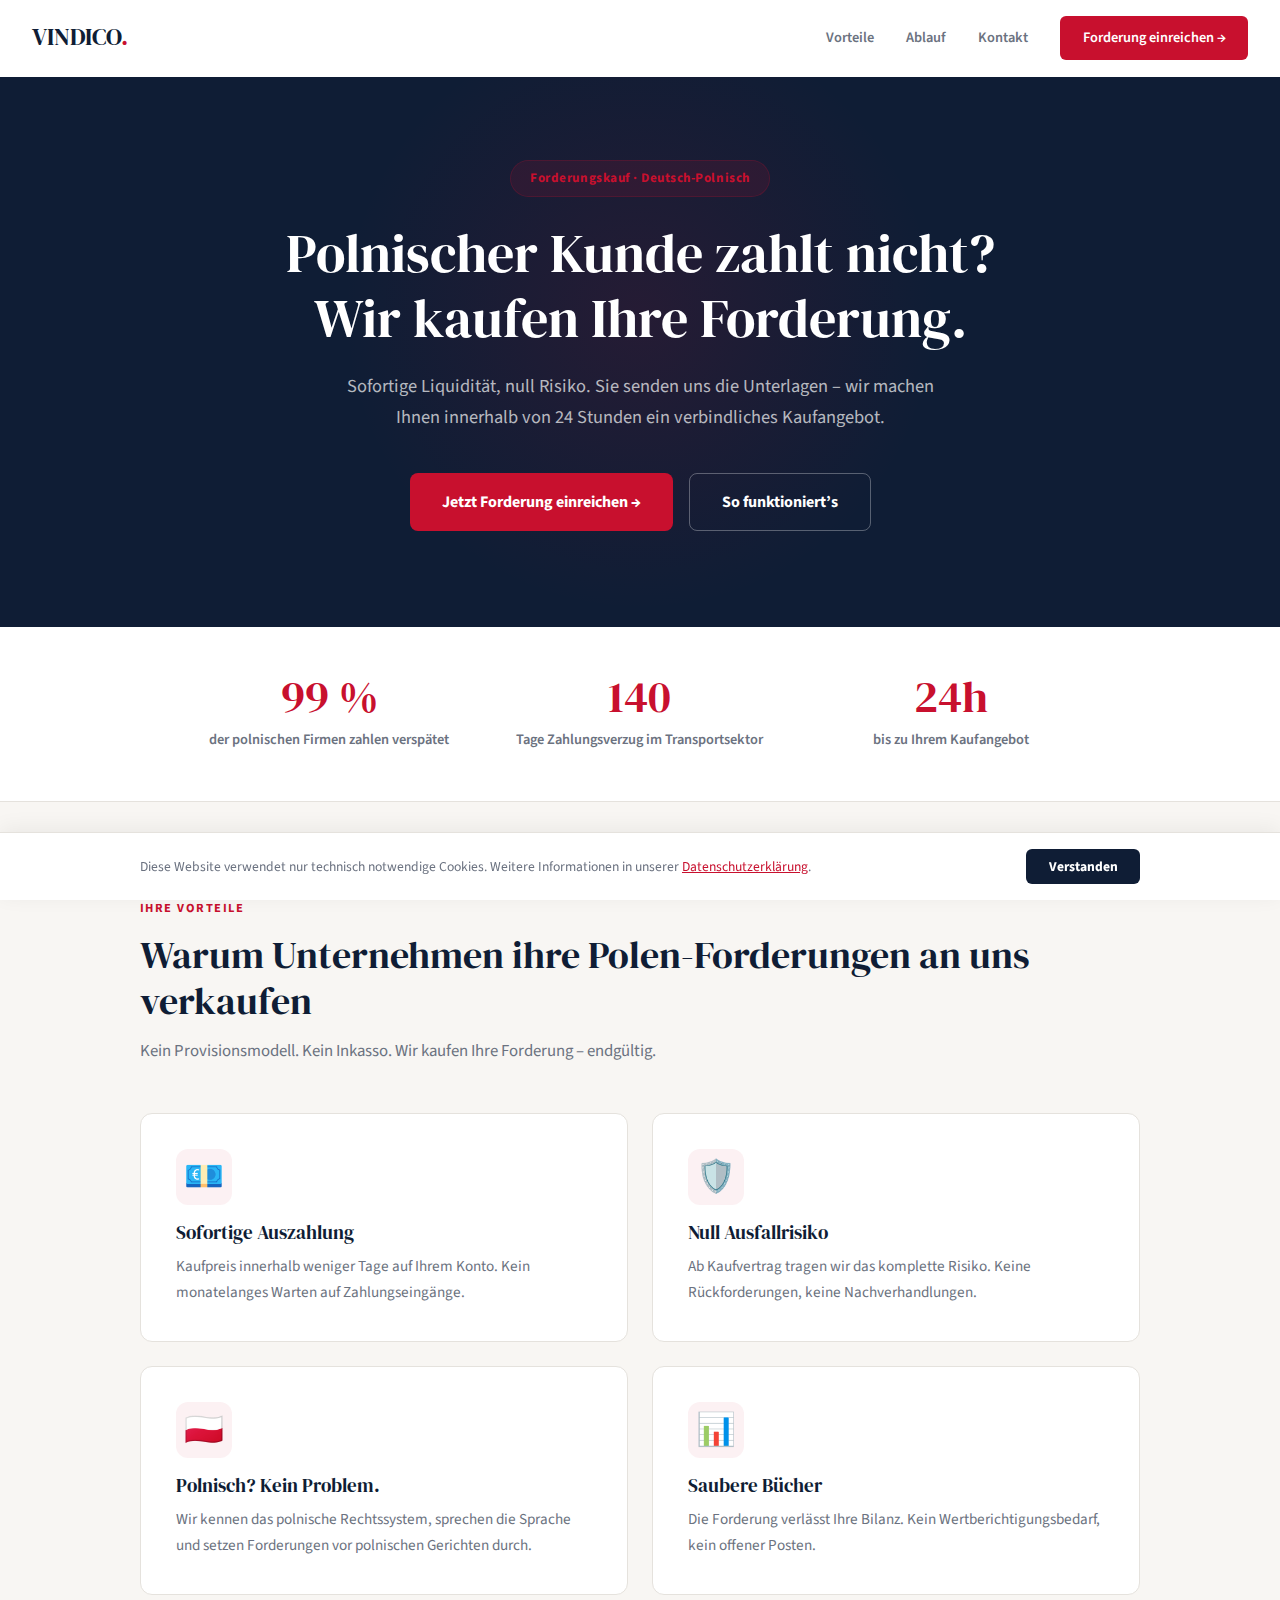
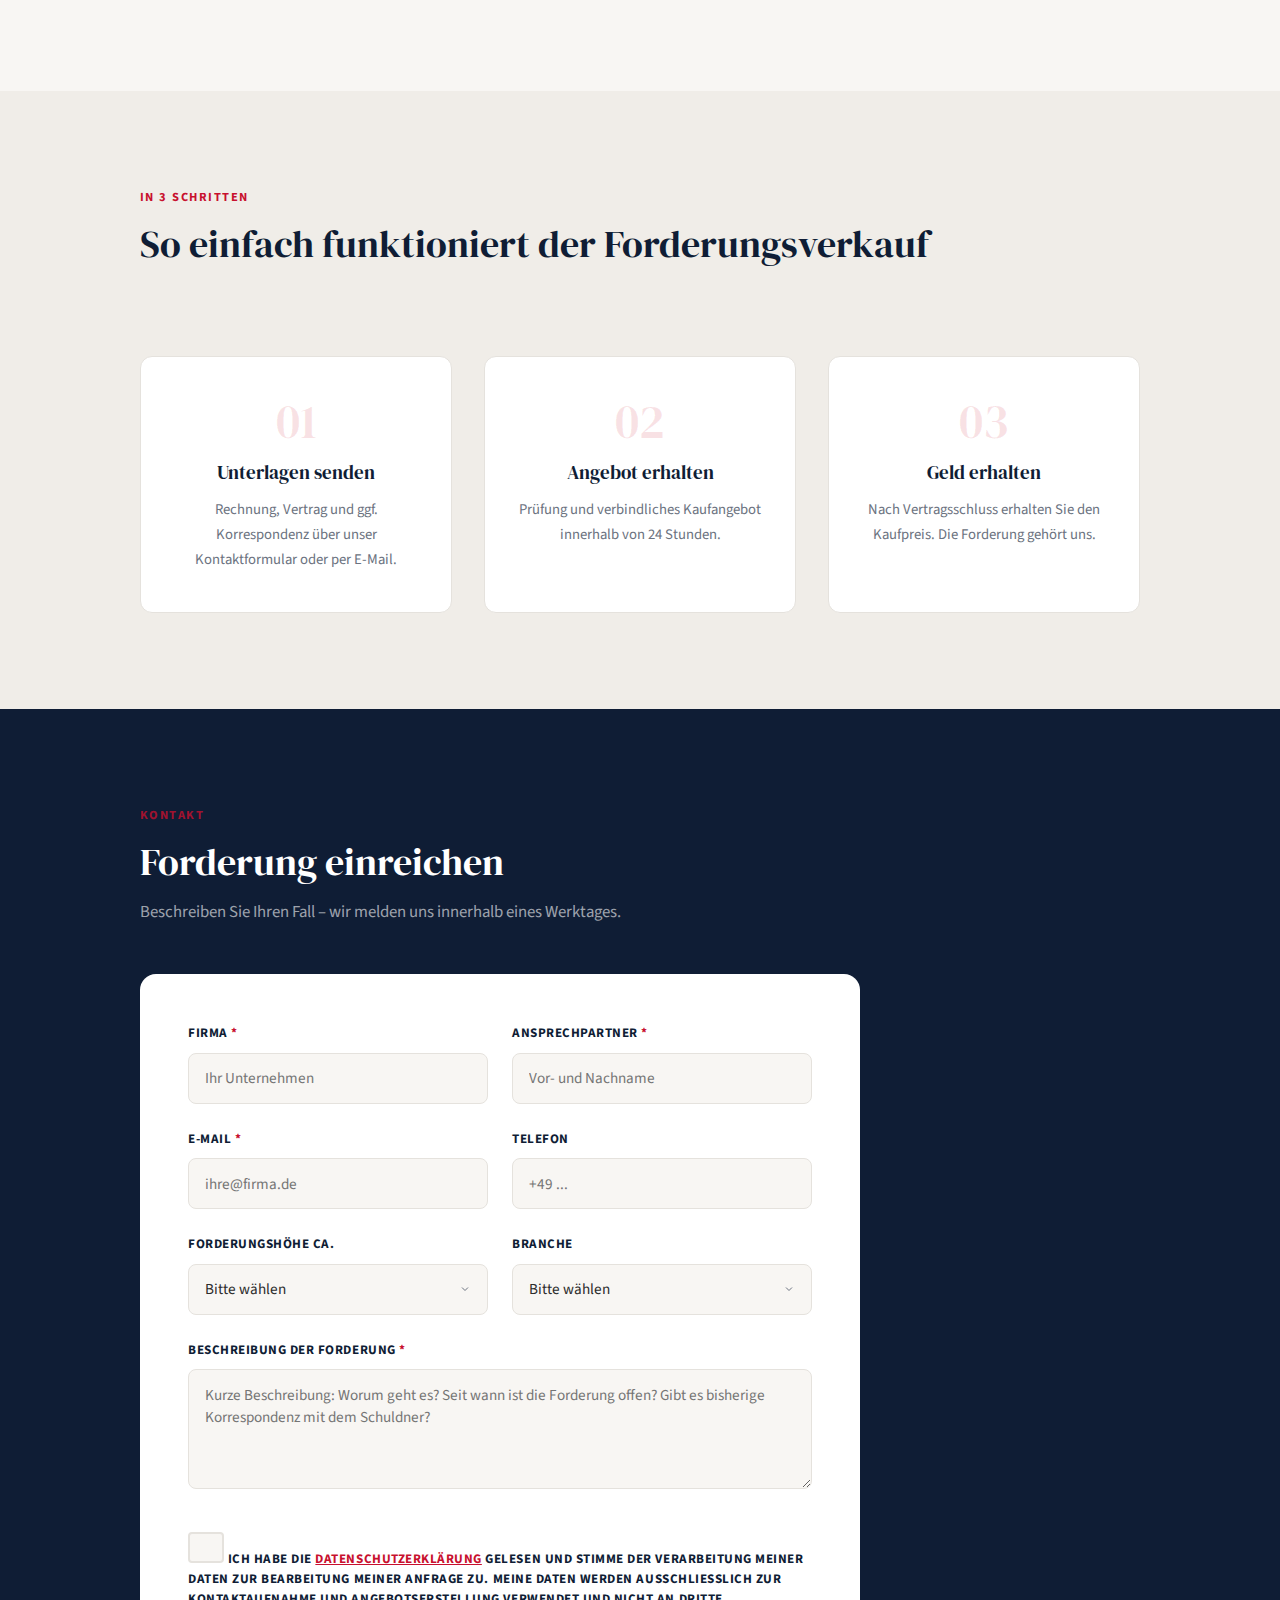
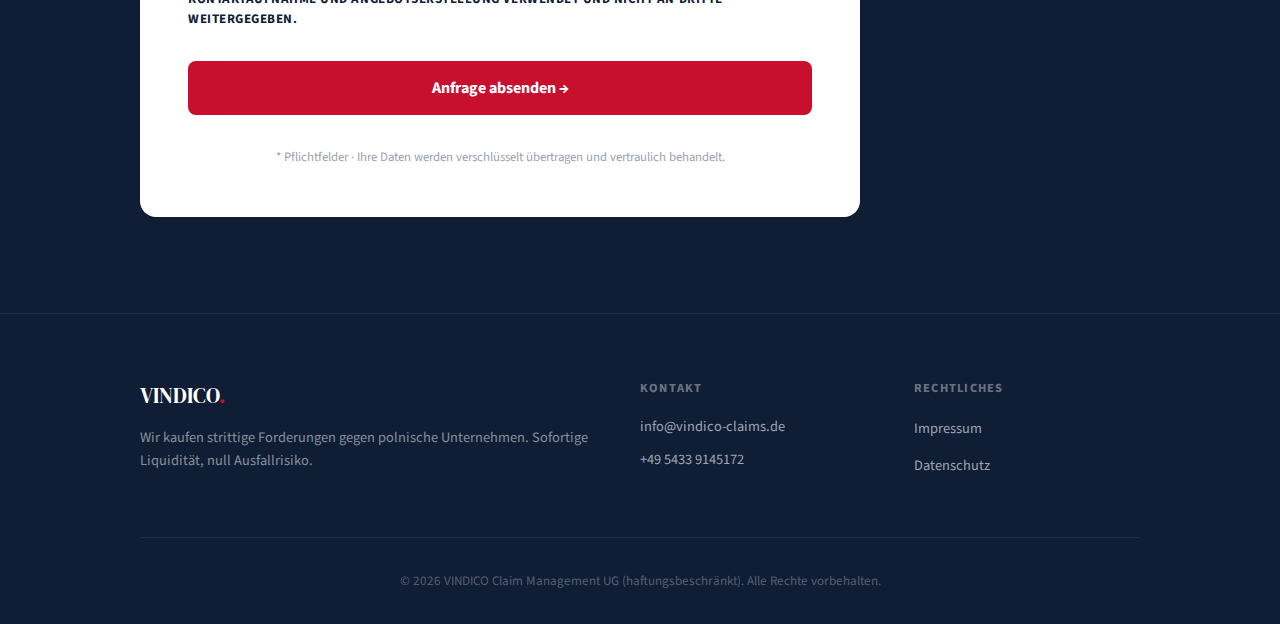
<file: forderungen-polen.html>
<!DOCTYPE html>
<html lang="de">
<head>
    <meta charset="UTF-8">
    <meta name="viewport" content="width=device-width, initial-scale=1.0">
    <meta name="robots" content="noindex, nofollow">
    <title>Polnische Forderungen verkaufen &ndash; VINDICO Claim Management</title>
    <meta name="description" content="Polnischer Kunde zahlt nicht? Wir kaufen Ihre Forderung. Sofortige Liquidit&auml;t, null Risiko. Kaufangebot innerhalb von 24 Stunden.">
    <link rel="preconnect" href="https://fonts.googleapis.com">
    <link rel="preconnect" href="https://fonts.gstatic.com" crossorigin>
    <link href="https://fonts.googleapis.com/css2?family=DM+Serif+Display&family=Source+Sans+3:wght@400;600;700&display=swap" rel="stylesheet">
    <style>
        /* ========== RESET & BASE ========== */
        *, *::before, *::after { margin: 0; padding: 0; box-sizing: border-box; }
        html { scroll-behavior: smooth; }
        body { font-family: 'Source Sans 3', sans-serif; color: #2c2c2c; line-height: 1.7; -webkit-font-smoothing: antialiased; background: #f8f6f3; }

        /* ========== VARIABLES ========== */
        :root {
            --navy: #0f1d35;
            --navy-light: #162644;
            --red: #c8102e;
            --red-hover: #a30d24;
            --warm: #f8f6f3;
            --warm-alt: #f0ede8;
            --text: #2c2c2c;
            --text-dim: #6b7280;
            --text-light: #9ca3af;
            --white: #ffffff;
            --border: #e5e2dd;
        }

        /* ========== TYPOGRAPHY ========== */
        h1, h2, h3 { font-family: 'DM Serif Display', serif; font-weight: 400; line-height: 1.2; color: var(--navy); }
        h1 { font-size: clamp(2.2rem, 5vw, 3.4rem); }
        h2 { font-size: clamp(1.6rem, 3.5vw, 2.4rem); }
        h3 { font-size: 1.2rem; }
        p { font-size: 1.05rem; color: var(--text-dim); }
        a { color: var(--red); text-decoration: none; }
        a:hover { text-decoration: underline; }

        /* ========== NAVIGATION ========== */
        nav {
            position: fixed; top: 0; left: 0; right: 0; z-index: 100;
            padding: 1rem 2rem;
            display: flex; justify-content: space-between; align-items: center;
            background: var(--white);
            border-bottom: 1px solid transparent;
            transition: box-shadow 0.3s, border-color 0.3s;
        }
        nav.scrolled {
            box-shadow: 0 2px 20px rgba(15, 29, 53, 0.08);
            border-bottom-color: var(--border);
        }
        .nav-logo {
            font-family: 'DM Serif Display', serif;
            font-size: 1.5rem; font-weight: 400; color: var(--navy);
            text-decoration: none;
        }
        .nav-logo span { color: var(--red); }
        .nav-links { display: flex; align-items: center; gap: 2rem; }
        .nav-links a {
            font-size: 0.9rem; font-weight: 600; color: var(--text-dim);
            text-decoration: none; transition: color 0.2s;
        }
        .nav-links a:hover { color: var(--navy); text-decoration: none; }
        .nav-cta {
            background: var(--red); color: var(--white) !important;
            padding: 0.6rem 1.4rem; border-radius: 6px;
            font-weight: 700; font-size: 0.88rem;
            transition: all 0.2s;
        }
        .nav-cta:hover { background: var(--red-hover); transform: translateY(-1px); color: var(--white) !important; text-decoration: none !important; }
        .nav-hamburger {
            display: none; background: none; border: none; cursor: pointer;
            width: 28px; height: 20px; position: relative; flex-shrink: 0;
        }
        .nav-hamburger span {
            display: block; width: 100%; height: 2px; background: var(--navy);
            position: absolute; left: 0; transition: all 0.3s;
        }
        .nav-hamburger span:nth-child(1) { top: 0; }
        .nav-hamburger span:nth-child(2) { top: 9px; }
        .nav-hamburger span:nth-child(3) { top: 18px; }

        /* ========== HERO ========== */
        .hero {
            background: var(--navy);
            padding: 10rem 2rem 6rem;
            text-align: center;
            position: relative;
            overflow: hidden;
        }
        .hero::before {
            content: '';
            position: absolute; top: 50%; left: 50%;
            width: 600px; height: 600px;
            background: radial-gradient(circle, rgba(200, 16, 46, 0.12) 0%, transparent 70%);
            transform: translate(-50%, -50%);
            pointer-events: none;
        }
        .hero-inner { max-width: 760px; margin: 0 auto; position: relative; z-index: 1; }
        .hero-badge {
            display: inline-block;
            background: rgba(200, 16, 46, 0.12);
            color: var(--red);
            padding: 0.4rem 1.2rem;
            border-radius: 50px;
            font-size: 0.82rem; font-weight: 700;
            letter-spacing: 0.04em;
            margin-bottom: 1.5rem;
            border: 1px solid rgba(200, 16, 46, 0.2);
        }
        .hero h1 { color: var(--white); margin-bottom: 1.2rem; }
        .hero p { color: rgba(255, 255, 255, 0.7); font-size: 1.15rem; margin-bottom: 2.5rem; max-width: 600px; margin-left: auto; margin-right: auto; }
        .hero-buttons { display: flex; gap: 1rem; justify-content: center; flex-wrap: wrap; }
        .btn-primary {
            background: var(--red); color: var(--white);
            padding: 0.9rem 2rem; border-radius: 8px;
            font-family: 'Source Sans 3', sans-serif;
            font-weight: 700; font-size: 1rem;
            border: none; cursor: pointer;
            transition: all 0.25s; text-decoration: none;
            display: inline-flex; align-items: center; gap: 0.5rem;
        }
        .btn-primary:hover { background: var(--red-hover); transform: translateY(-2px); box-shadow: 0 8px 30px rgba(200, 16, 46, 0.3); text-decoration: none; color: var(--white); }
        .btn-secondary {
            background: transparent; color: var(--white);
            padding: 0.9rem 2rem; border-radius: 8px;
            font-family: 'Source Sans 3', sans-serif;
            font-weight: 700; font-size: 1rem;
            border: 1px solid rgba(255, 255, 255, 0.3); cursor: pointer;
            transition: all 0.25s; text-decoration: none;
            display: inline-flex; align-items: center; gap: 0.5rem;
        }
        .btn-secondary:hover { border-color: var(--white); background: rgba(255, 255, 255, 0.06); text-decoration: none; color: var(--white); }

        /* ========== STATS BAR ========== */
        .stats {
            background: var(--white);
            border-bottom: 1px solid var(--border);
            padding: 3rem 2rem;
        }
        .stats-inner {
            max-width: 900px; margin: 0 auto;
            display: grid; grid-template-columns: repeat(3, 1fr); gap: 2rem;
            text-align: center;
        }
        .stat-number {
            font-family: 'DM Serif Display', serif;
            font-size: 2.8rem; color: var(--red); line-height: 1;
            margin-bottom: 0.5rem;
        }
        .stat-label { font-size: 0.9rem; color: var(--text-dim); font-weight: 600; }

        /* ========== SECTION LAYOUT ========== */
        section { padding: 6rem 2rem; }
        .section-inner { max-width: 1000px; margin: 0 auto; }
        .section-label {
            font-size: 0.78rem; font-weight: 700; text-transform: uppercase;
            letter-spacing: 0.12em; color: var(--red); margin-bottom: 0.8rem;
        }
        .section-title { margin-bottom: 0.8rem; }
        .section-subtitle { font-size: 1.05rem; color: var(--text-dim); margin-bottom: 3rem; max-width: 600px; }

        /* ========== VORTEILE ========== */
        .vorteile { background: var(--warm); }
        .vorteile-grid {
            display: grid; grid-template-columns: 1fr 1fr; gap: 1.5rem;
        }
        .vorteil-card {
            background: var(--white);
            border: 1px solid var(--border);
            border-radius: 12px;
            padding: 2.2rem;
            transition: all 0.25s;
        }
        .vorteil-card:hover {
            border-color: rgba(200, 16, 46, 0.2);
            box-shadow: 0 8px 30px rgba(15, 29, 53, 0.06);
            transform: translateY(-2px);
        }
        .vorteil-icon {
            font-size: 2rem; margin-bottom: 1rem;
            width: 56px; height: 56px;
            display: flex; align-items: center; justify-content: center;
            background: rgba(200, 16, 46, 0.06);
            border-radius: 12px;
        }
        .vorteil-card h3 { margin-bottom: 0.6rem; color: var(--navy); }
        .vorteil-card p { font-size: 0.95rem; margin: 0; }

        /* ========== ABLAUF ========== */
        .ablauf { background: var(--warm-alt); }
        .ablauf-grid {
            display: grid; grid-template-columns: repeat(3, 1fr); gap: 2rem;
        }
        .ablauf-step {
            background: var(--white);
            border: 1px solid var(--border);
            border-radius: 12px;
            padding: 2.5rem 2rem;
            text-align: center;
            position: relative;
        }
        .step-number {
            font-family: 'DM Serif Display', serif;
            font-size: 3rem; color: rgba(200, 16, 46, 0.12);
            line-height: 1; margin-bottom: 1rem;
        }
        .ablauf-step h3 { margin-bottom: 0.8rem; }
        .ablauf-step p { font-size: 0.92rem; margin: 0; }

        /* ========== KONTAKT ========== */
        .kontakt { background: var(--navy); }
        .kontakt .section-label { color: rgba(200, 16, 46, 0.8); }
        .kontakt .section-title { color: var(--white); }
        .kontakt .section-subtitle { color: rgba(255, 255, 255, 0.6); }
        .form-container {
            background: var(--white);
            border-radius: 16px;
            padding: 3rem;
            max-width: 720px;
        }
        .form-grid { display: grid; grid-template-columns: 1fr 1fr; gap: 1.5rem; }
        .form-group label {
            display: block; font-size: 0.82rem; font-weight: 700;
            color: var(--navy); margin-bottom: 0.5rem;
            text-transform: uppercase; letter-spacing: 0.04em;
        }
        .form-group label .required { color: var(--red); }
        .form-group input,
        .form-group select,
        .form-group textarea {
            width: 100%;
            padding: 0.85rem 1rem;
            background: var(--warm);
            border: 1px solid var(--border);
            border-radius: 8px;
            color: var(--text);
            font-family: 'Source Sans 3', sans-serif;
            font-size: 0.95rem;
            transition: border-color 0.2s, box-shadow 0.2s;
        }
        .form-group input:focus,
        .form-group select:focus,
        .form-group textarea:focus {
            outline: none;
            border-color: var(--red);
            box-shadow: 0 0 0 3px rgba(200, 16, 46, 0.1);
        }
        .form-group select {
            appearance: none; -webkit-appearance: none;
            background-image: url("data:image/svg+xml,%3Csvg xmlns='http://www.w3.org/2000/svg' width='12' height='12' viewBox='0 0 24 24' fill='none' stroke='%236b7280' stroke-width='2'%3E%3Cpath d='M6 9l6 6 6-6'/%3E%3C/svg%3E");
            background-repeat: no-repeat;
            background-position: right 1rem center;
            padding-right: 2.5rem;
        }
        .form-group textarea { resize: vertical; min-height: 120px; }
        .form-group.full { grid-column: 1 / -1; }

        .consent-group { margin-top: 0.5rem; }
        .checkbox-label {
            display: flex; align-items: flex-start; gap: 0.7rem;
            cursor: pointer; font-size: 0.85rem; color: var(--text-dim); line-height: 1.5;
        }
        .checkbox-label span { min-width: 0; }
        .checkbox-label input[type="checkbox"] {
            appearance: none; -webkit-appearance: none;
            width: 20px; height: 20px; min-width: 20px;
            border: 2px solid var(--border); border-radius: 4px;
            background: var(--warm); cursor: pointer;
            position: relative; margin-top: 2px;
            transition: all 0.2s;
        }
        .checkbox-label input[type="checkbox"]:checked {
            background: var(--red); border-color: var(--red);
        }
        .checkbox-label input[type="checkbox"]:checked::after {
            content: '\2713'; position: absolute;
            color: var(--white); font-size: 13px; font-weight: 700;
            top: 50%; left: 50%; transform: translate(-50%, -50%);
        }
        .checkbox-label a { color: var(--red); text-decoration: underline; }

        .submit-btn {
            grid-column: 1 / -1;
            background: var(--red); color: var(--white);
            border: none; padding: 1rem 2rem;
            border-radius: 8px;
            font-family: 'Source Sans 3', sans-serif;
            font-size: 1rem; font-weight: 700;
            cursor: pointer; transition: all 0.25s;
            width: 100%;
        }
        .submit-btn:hover { background: var(--red-hover); transform: translateY(-2px); box-shadow: 0 8px 30px rgba(200, 16, 46, 0.25); }
        .form-hint {
            grid-column: 1 / -1;
            text-align: center; font-size: 0.8rem;
            color: var(--text-light); margin-top: 0.5rem;
        }
        .success-msg {
            display: none; text-align: center; padding: 3rem 2rem;
        }
        .success-msg h3 { color: #16a34a; font-size: 1.6rem; margin-bottom: 1rem; }
        .success-msg p { color: var(--text-dim); font-size: 1rem; }

        /* ========== FOOTER ========== */
        footer {
            background: var(--navy);
            border-top: 1px solid rgba(255, 255, 255, 0.08);
            padding: 4rem 2rem 2rem;
        }
        .footer-inner {
            max-width: 1000px; margin: 0 auto;
            display: grid; grid-template-columns: 2fr 1fr 1fr; gap: 3rem;
        }
        .footer-brand {
            font-family: 'DM Serif Display', serif;
            font-size: 1.3rem; color: var(--white); margin-bottom: 0.8rem;
        }
        .footer-brand span { color: var(--red); }
        .footer-desc { font-size: 0.9rem; color: rgba(255, 255, 255, 0.5); line-height: 1.6; }
        .footer-heading { font-size: 0.78rem; font-weight: 700; text-transform: uppercase; letter-spacing: 0.1em; color: rgba(255, 255, 255, 0.4); margin-bottom: 1rem; }
        .footer-links { list-style: none; }
        .footer-links li { margin-bottom: 0.6rem; }
        .footer-links a { color: rgba(255, 255, 255, 0.6); font-size: 0.9rem; text-decoration: none; transition: color 0.2s; }
        .footer-links a:hover { color: var(--white); text-decoration: none; }
        .footer-contact a { color: rgba(255, 255, 255, 0.6); font-size: 0.9rem; text-decoration: none; display: block; margin-bottom: 0.5rem; }
        .footer-contact a:hover { color: var(--white); }
        .footer-bottom {
            max-width: 1000px; margin: 3rem auto 0;
            padding-top: 2rem;
            border-top: 1px solid rgba(255, 255, 255, 0.08);
            text-align: center;
            font-size: 0.82rem; color: rgba(255, 255, 255, 0.3);
        }

        /* ========== MODALS ========== */
        .modal-overlay {
            display: none; position: fixed; inset: 0; z-index: 1000;
            background: rgba(15, 29, 53, 0.7);
            backdrop-filter: blur(4px); -webkit-backdrop-filter: blur(4px);
            justify-content: center; align-items: flex-start;
            padding: 4rem 2rem;
            overflow-y: auto;
        }
        .modal-overlay.active { display: flex; }
        .modal {
            background: var(--white);
            border-radius: 16px;
            max-width: 680px; width: 100%;
            padding: 3rem;
            position: relative;
            animation: modalIn 0.3s ease;
        }
        @keyframes modalIn { from { opacity: 0; transform: translateY(20px); } to { opacity: 1; transform: translateY(0); } }
        .modal-close {
            position: absolute; top: 1.2rem; right: 1.2rem;
            background: var(--warm); border: none;
            width: 36px; height: 36px; border-radius: 50%;
            font-size: 1.2rem; color: var(--text-dim);
            cursor: pointer; transition: all 0.2s;
            display: flex; align-items: center; justify-content: center;
        }
        .modal-close:hover { background: var(--border); color: var(--navy); }
        .modal h2 { font-size: 1.6rem; margin-bottom: 1.5rem; }
        .modal h3 { font-size: 1.1rem; margin-top: 2rem; margin-bottom: 0.5rem; color: var(--navy); }
        .modal p { font-size: 0.92rem; color: var(--text-dim); margin-bottom: 0.8rem; }
        .modal ul { margin: 0.5rem 0 1rem 1.5rem; }
        .modal li { font-size: 0.92rem; color: var(--text-dim); margin-bottom: 0.3rem; }

        /* ========== COOKIE BANNER ========== */
        .cookie-banner {
            position: fixed; bottom: 0; left: 0; right: 0; z-index: 200;
            background: var(--white);
            border-top: 1px solid var(--border);
            padding: 1rem 2rem;
            box-shadow: 0 -4px 20px rgba(0, 0, 0, 0.06);
            transition: transform 0.4s ease;
        }
        .cookie-banner.hidden { transform: translateY(100%); pointer-events: none; }
        .cookie-inner {
            max-width: 1000px; margin: 0 auto;
            display: flex; justify-content: space-between; align-items: center; gap: 1.5rem;
        }
        .cookie-inner p { font-size: 0.85rem; color: var(--text-dim); margin: 0; }
        .cookie-inner a { color: var(--red); text-decoration: underline; }
        .cookie-btn {
            background: var(--navy); color: var(--white);
            padding: 0.5rem 1.4rem; border-radius: 6px;
            font-family: 'Source Sans 3', sans-serif;
            font-size: 0.85rem; font-weight: 700;
            border: none; cursor: pointer; white-space: nowrap;
            transition: all 0.2s;
        }
        .cookie-btn:hover { background: var(--navy-light); }

        /* ========== RESPONSIVE ========== */
        @media (max-width: 768px) {
            nav { padding: 0.8rem 1.2rem; }
            .nav-links { display: none; position: fixed; top: 0; left: 0; right: 0; bottom: 0; background: var(--white); flex-direction: column; justify-content: center; align-items: center; gap: 2rem; z-index: 99; }
            .nav-links.open { display: flex; }
            .nav-links a { font-size: 1.2rem; }
            .nav-hamburger { display: block; z-index: 101; }
            .hero { padding: 8rem 1.5rem 4rem; }
            .hero h1 { font-size: 2rem; }
            .hero p { font-size: 1rem; }
            .stats-inner { grid-template-columns: 1fr; gap: 1.5rem; }
            .stat-number { font-size: 2.2rem; }
            section { padding: 4rem 1.5rem; }
            .vorteile-grid { grid-template-columns: 1fr; }
            .ablauf-grid { grid-template-columns: 1fr; }
            .form-container { padding: 2rem 1.5rem; }
            .form-grid { grid-template-columns: 1fr; }
            .form-group.full { grid-column: 1; }
            .submit-btn { grid-column: 1; }
            .form-hint { grid-column: 1; }
            .footer-inner { grid-template-columns: 1fr; gap: 2rem; }
            .cookie-inner { flex-direction: column; text-align: center; }
            .modal { padding: 2rem 1.5rem; margin: 1rem; }
        }
        @media (max-width: 380px) {
            .hero h1 { font-size: 1.7rem; }
            .nav-logo { font-size: 1.2rem; }
        }
    </style>
</head>
<body>

<!-- ========== NAVIGATION ========== -->
<nav id="navbar">
    <a href="#" class="nav-logo">VINDICO<span>.</span></a>
    <button class="nav-hamburger" id="hamburger" aria-label="Men&uuml; &ouml;ffnen">
        <span></span><span></span><span></span>
    </button>
    <div class="nav-links" id="nav-links">
        <a href="#vorteile">Vorteile</a>
        <a href="#ablauf">Ablauf</a>
        <a href="#kontakt">Kontakt</a>
        <a href="#kontakt" class="nav-cta">Forderung einreichen &rarr;</a>
    </div>
</nav>

<!-- ========== HERO ========== -->
<section class="hero">
    <div class="hero-inner">
        <div class="hero-badge">Forderungskauf &middot; Deutsch-Polnisch</div>
        <h1>Polnischer Kunde zahlt nicht? Wir kaufen Ihre Forderung.</h1>
        <p>Sofortige Liquidit&auml;t, null Risiko. Sie senden uns die Unterlagen &ndash; wir machen Ihnen innerhalb von 24&nbsp;Stunden ein verbindliches Kaufangebot.</p>
        <div class="hero-buttons">
            <a href="#kontakt" class="btn-primary">Jetzt Forderung einreichen &rarr;</a>
            <a href="#ablauf" class="btn-secondary">So funktioniert&rsquo;s</a>
        </div>
    </div>
</section>

<!-- ========== STATS ========== -->
<div class="stats">
    <div class="stats-inner">
        <div>
            <div class="stat-number">99 %</div>
            <div class="stat-label">der polnischen Firmen zahlen versp&auml;tet</div>
        </div>
        <div>
            <div class="stat-number">140</div>
            <div class="stat-label">Tage Zahlungsverzug im Transportsektor</div>
        </div>
        <div>
            <div class="stat-number">24h</div>
            <div class="stat-label">bis zu Ihrem Kaufangebot</div>
        </div>
    </div>
</div>

<!-- ========== VORTEILE ========== -->
<section class="vorteile" id="vorteile">
    <div class="section-inner">
        <div class="section-label">Ihre Vorteile</div>
        <h2 class="section-title">Warum Unternehmen ihre Polen-Forderungen an uns verkaufen</h2>
        <p class="section-subtitle">Kein Provisionsmodell. Kein Inkasso. Wir kaufen Ihre Forderung &ndash; endg&uuml;ltig.</p>

        <div class="vorteile-grid">
            <div class="vorteil-card">
                <div class="vorteil-icon">&#128182;</div>
                <h3>Sofortige Auszahlung</h3>
                <p>Kaufpreis innerhalb weniger Tage auf Ihrem Konto. Kein monatelanges Warten auf Zahlungseing&auml;nge.</p>
            </div>
            <div class="vorteil-card">
                <div class="vorteil-icon">&#128737;&#65039;</div>
                <h3>Null Ausfallrisiko</h3>
                <p>Ab Kaufvertrag tragen wir das komplette Risiko. Keine R&uuml;ckforderungen, keine Nachverhandlungen.</p>
            </div>
            <div class="vorteil-card">
                <div class="vorteil-icon">&#127477;&#127473;</div>
                <h3>Polnisch? Kein Problem.</h3>
                <p>Wir kennen das polnische Rechtssystem, sprechen die Sprache und setzen Forderungen vor polnischen Gerichten durch.</p>
            </div>
            <div class="vorteil-card">
                <div class="vorteil-icon">&#128202;</div>
                <h3>Saubere B&uuml;cher</h3>
                <p>Die Forderung verl&auml;sst Ihre Bilanz. Kein Wertberichtigungsbedarf, kein offener Posten.</p>
            </div>
        </div>
    </div>
</section>

<!-- ========== ABLAUF ========== -->
<section class="ablauf" id="ablauf">
    <div class="section-inner">
        <div class="section-label">In 3 Schritten</div>
        <h2 class="section-title">So einfach funktioniert der Forderungsverkauf</h2>
        <p class="section-subtitle">&nbsp;</p>

        <div class="ablauf-grid">
            <div class="ablauf-step">
                <div class="step-number">01</div>
                <h3>Unterlagen senden</h3>
                <p>Rechnung, Vertrag und ggf. Korrespondenz &uuml;ber unser Kontaktformular oder per E-Mail.</p>
            </div>
            <div class="ablauf-step">
                <div class="step-number">02</div>
                <h3>Angebot erhalten</h3>
                <p>Pr&uuml;fung und verbindliches Kaufangebot innerhalb von 24&nbsp;Stunden.</p>
            </div>
            <div class="ablauf-step">
                <div class="step-number">03</div>
                <h3>Geld erhalten</h3>
                <p>Nach Vertragsschluss erhalten Sie den Kaufpreis. Die Forderung geh&ouml;rt uns.</p>
            </div>
        </div>
    </div>
</section>

<!-- ========== KONTAKT ========== -->
<section class="kontakt" id="kontakt">
    <div class="section-inner">
        <div class="section-label">Kontakt</div>
        <h2 class="section-title">Forderung einreichen</h2>
        <p class="section-subtitle">Beschreiben Sie Ihren Fall &ndash; wir melden uns innerhalb eines Werktages.</p>

        <div class="form-container">
            <!-- TODO: Formular-Backend anbinden (Formspree, Netlify Forms o.&auml;.) -->
            <form id="kontakt-form" class="form-grid">

                <div class="form-group">
                    <label for="firma">Firma <span class="required">*</span></label>
                    <input type="text" id="firma" name="Firma" placeholder="Ihr Unternehmen" required>
                </div>

                <div class="form-group">
                    <label for="ansprechpartner">Ansprechpartner <span class="required">*</span></label>
                    <input type="text" id="ansprechpartner" name="Ansprechpartner" placeholder="Vor- und Nachname" required>
                </div>

                <div class="form-group">
                    <label for="email">E-Mail <span class="required">*</span></label>
                    <input type="email" id="email" name="Email" placeholder="ihre@firma.de" required>
                </div>

                <div class="form-group">
                    <label for="telefon">Telefon</label>
                    <input type="tel" id="telefon" name="Telefon" placeholder="+49 ...">
                </div>

                <div class="form-group">
                    <label for="forderungshoehe">Forderungsh&ouml;he ca.</label>
                    <select id="forderungshoehe" name="Forderungshoehe">
                        <option value="" disabled selected>Bitte w&auml;hlen</option>
                        <option value="Unter 1.000 EUR">Unter 1.000 &euro;</option>
                        <option value="1.000-5.000 EUR">1.000 &ndash; 5.000 &euro;</option>
                        <option value="5.000-20.000 EUR">5.000 &ndash; 20.000 &euro;</option>
                        <option value="20.000-50.000 EUR">20.000 &ndash; 50.000 &euro;</option>
                        <option value="Ueber 50.000 EUR">&Uuml;ber 50.000 &euro;</option>
                    </select>
                </div>

                <div class="form-group">
                    <label for="branche">Branche</label>
                    <select id="branche" name="Branche">
                        <option value="" disabled selected>Bitte w&auml;hlen</option>
                        <option value="Transport/Spedition">Transport / Spedition</option>
                        <option value="Bau/Bauzulieferer">Bau / Bauzulieferer</option>
                        <option value="Gross-/Einzelhandel">Gro&szlig;- / Einzelhandel</option>
                        <option value="Industrie/Produktion">Industrie / Produktion</option>
                        <option value="Dienstleistung">Dienstleistung</option>
                        <option value="Sonstige">Sonstige</option>
                    </select>
                </div>

                <div class="form-group full">
                    <label for="beschreibung">Beschreibung der Forderung <span class="required">*</span></label>
                    <textarea id="beschreibung" name="Beschreibung" placeholder="Kurze Beschreibung: Worum geht es? Seit wann ist die Forderung offen? Gibt es bisherige Korrespondenz mit dem Schuldner?" required></textarea>
                </div>

                <div class="form-group full consent-group">
                    <label class="checkbox-label">
                        <input type="checkbox" id="consent" name="Einwilligung" value="Ja" required>
                        <span>Ich habe die <a href="#" onclick="openModal('datenschutz-modal'); return false;">Datenschutzerkl&auml;rung</a> gelesen und stimme der Verarbeitung meiner Daten zur Bearbeitung meiner Anfrage zu. Meine Daten werden ausschlie&szlig;lich zur Kontaktaufnahme und Angebotserstellung verwendet und nicht an Dritte weitergegeben.</span>
                    </label>
                </div>

                <button type="submit" class="submit-btn">Anfrage absenden &rarr;</button>
                <p class="form-hint">* Pflichtfelder &middot; Ihre Daten werden verschl&uuml;sselt &uuml;bertragen und vertraulich behandelt.</p>
            </form>

            <div class="success-msg" id="success">
                <h3>&#10003; Anfrage erhalten!</h3>
                <p>Vielen Dank. Wir melden uns innerhalb eines Werktages bei Ihnen.</p>
            </div>
        </div>
    </div>
</section>

<!-- ========== FOOTER ========== -->
<footer>
    <div class="footer-inner">
        <div>
            <div class="footer-brand">VINDICO<span>.</span></div>
            <p class="footer-desc">Wir kaufen strittige Forderungen gegen polnische Unternehmen. Sofortige Liquidit&auml;t, null Ausfallrisiko.</p>
        </div>
        <div>
            <div class="footer-heading">Kontakt</div>
            <div class="footer-contact">
                <a href="mailto:info@vindico-claims.de">info@vindico-claims.de</a>
                <a href="tel:+4954339145172">+49 5433 9145172</a>
            </div>
        </div>
        <div>
            <div class="footer-heading">Rechtliches</div>
            <ul class="footer-links">
                <li><a href="#" onclick="openModal('impressum-modal'); return false;">Impressum</a></li>
                <li><a href="#" onclick="openModal('datenschutz-modal'); return false;">Datenschutz</a></li>
            </ul>
        </div>
    </div>
    <div class="footer-bottom">
        &copy; 2026 VINDICO Claim Management UG (haftungsbeschr&auml;nkt). Alle Rechte vorbehalten.
    </div>
</footer>

<!-- ========== COOKIE BANNER ========== -->
<div class="cookie-banner" id="cookie-banner">
    <div class="cookie-inner">
        <p>Diese Website verwendet nur technisch notwendige Cookies. Weitere Informationen in unserer <a href="#" onclick="openModal('datenschutz-modal'); return false;">Datenschutzerkl&auml;rung</a>.</p>
        <button class="cookie-btn" onclick="closeCookieBanner()">Verstanden</button>
    </div>
</div>

<!-- ========== IMPRESSUM MODAL ========== -->
<div class="modal-overlay" id="impressum-modal">
    <div class="modal">
        <button class="modal-close" onclick="closeModal('impressum-modal')">&times;</button>
        <h2>Impressum</h2>

        <h3>Angaben gem&auml;&szlig; &sect; 5 TMG</h3>
        <p>
            VINDICO Claim Management UG (haftungsbeschr&auml;nkt)<br>
            Hauptstr. 54<br>
            49635 Badbergen
        </p>

        <h3>Vertreten durch</h3>
        <p>Gesch&auml;ftsf&uuml;hrer: Thomas Kiene</p>

        <h3>Kontakt</h3>
        <p>
            Telefon: +49 5433 9145172<br>
            E-Mail: info@vindico-claims.de
        </p>

        <h3>Verantwortlich f&uuml;r den Inhalt nach &sect; 18 Abs. 2 MStV</h3>
        <p>Thomas Kiene<br>Hauptstr. 54<br>49635 Badbergen</p>

        <h3>EU-Streitschlichtung</h3>
        <p>Die Europ&auml;ische Kommission stellt eine Plattform zur Online-Streitbeilegung (OS) bereit: <a href="https://ec.europa.eu/consumers/odr/" target="_blank" rel="noopener">https://ec.europa.eu/consumers/odr/</a></p>
        <p>Wir sind nicht bereit oder verpflichtet, an Streitbeilegungsverfahren vor einer Verbraucherschlichtungsstelle teilzunehmen.</p>
    </div>
</div>

<!-- ========== DATENSCHUTZ MODAL ========== -->
<div class="modal-overlay" id="datenschutz-modal">
    <div class="modal">
        <button class="modal-close" onclick="closeModal('datenschutz-modal')">&times;</button>
        <h2>Datenschutzerkl&auml;rung</h2>
        <p><em>Stand: Februar 2026</em></p>

        <h3>1. Verantwortlicher</h3>
        <p>
            VINDICO Claim Management UG (haftungsbeschr&auml;nkt)<br>
            Hauptstr. 54, 49635 Badbergen<br>
            E-Mail: info@vindico-claims.de<br>
            Telefon: +49 5433 9145172
        </p>

        <h3>2. Erhebung personenbezogener Daten beim Websitebesuch</h3>
        <p>Bei jedem Zugriff auf diese Website werden automatisch folgende Daten erhoben und in Server-Logfiles gespeichert:</p>
        <ul>
            <li>Anonymisierte IP-Adresse</li>
            <li>Datum und Uhrzeit des Zugriffs</li>
            <li>Aufgerufene Seite / URL</li>
            <li>Browser-Typ und -Version</li>
            <li>Betriebssystem</li>
            <li>Referrer-URL</li>
        </ul>
        <p>Rechtsgrundlage: Art. 6 Abs. 1 lit. f DSGVO (berechtigtes Interesse an der technischen Bereitstellung und Sicherheit der Website). Die Daten werden nicht mit anderen Datenquellen zusammengef&uuml;hrt.</p>

        <h3>3. Kontaktformular</h3>
        <p>Wenn Sie unser Kontaktformular nutzen, erheben wir folgende Daten:</p>
        <ul>
            <li>Firma, Ansprechpartner, E-Mail-Adresse (Pflichtfelder)</li>
            <li>Telefonnummer, Forderungsh&ouml;he, Branche, Beschreibung (freiwillig)</li>
        </ul>
        <p>Rechtsgrundlage: Art. 6 Abs. 1 lit. a DSGVO (Einwilligung) sowie Art. 6 Abs. 1 lit. b DSGVO (vorvertragliche Ma&szlig;nahmen). Ihre Daten werden ausschlie&szlig;lich zur Bearbeitung Ihrer Anfrage und ggf. zur Angebotserstellung verwendet.</p>
        <p>Speicherdauer: Ihre Daten werden nach abschlie&szlig;ender Bearbeitung Ihrer Anfrage gel&ouml;scht, sofern keine gesetzlichen Aufbewahrungspflichten bestehen (bis zu 10 Jahre gem&auml;&szlig; HGB/AO).</p>

        <h3>4. Cookies</h3>
        <p>Diese Website verwendet ausschlie&szlig;lich technisch notwendige Cookies (z.&nbsp;B. zur Speicherung Ihrer Cookie-Banner-Einstellung). Es werden keine Tracking-, Analyse- oder Marketing-Cookies eingesetzt.</p>
        <p>Rechtsgrundlage: Art. 6 Abs. 1 lit. f DSGVO (berechtigtes Interesse an der technischen Funktionsf&auml;higkeit).</p>

        <h3>5. Betroffenenrechte</h3>
        <p>Sie haben das Recht auf:</p>
        <ul>
            <li>Auskunft &uuml;ber Ihre gespeicherten Daten (Art. 15 DSGVO)</li>
            <li>Berichtigung unrichtiger Daten (Art. 16 DSGVO)</li>
            <li>L&ouml;schung Ihrer Daten (Art. 17 DSGVO)</li>
            <li>Einschr&auml;nkung der Verarbeitung (Art. 18 DSGVO)</li>
            <li>Daten&uuml;bertragbarkeit (Art. 20 DSGVO)</li>
            <li>Widerspruch gegen die Verarbeitung (Art. 21 DSGVO)</li>
            <li>Widerruf Ihrer Einwilligung jederzeit mit Wirkung f&uuml;r die Zukunft (Art. 7 Abs. 3 DSGVO)</li>
        </ul>

        <h3>6. Beschwerderecht bei der Aufsichtsbeh&ouml;rde</h3>
        <p>
            Die Landesbeauftragte f&uuml;r den Datenschutz Niedersachsen<br>
            Prinzenstra&szlig;e 5, 30159 Hannover<br>
            Telefon: +49 511 120-4500<br>
            E-Mail: poststelle@lfd.niedersachsen.de
        </p>

        <h3>7. SSL-Verschl&uuml;sselung</h3>
        <p>Diese Website nutzt aus Sicherheitsgr&uuml;nden eine SSL- bzw. TLS-Verschl&uuml;sselung. Dadurch werden Daten, die Sie an uns &uuml;bermitteln, verschl&uuml;sselt &uuml;bertragen und k&ouml;nnen nicht von Dritten mitgelesen werden.</p>
    </div>
</div>

<!-- ========== JAVASCRIPT ========== -->
<script>
    // === NAV SCROLL SHADOW ===
    window.addEventListener('scroll', function() {
        document.getElementById('navbar').classList.toggle('scrolled', window.scrollY > 20);
    });

    // === HAMBURGER MENU ===
    var hamburger = document.getElementById('hamburger');
    var navLinks = document.getElementById('nav-links');
    hamburger.addEventListener('click', function() {
        navLinks.classList.toggle('open');
    });
    // Close mobile nav on link click
    navLinks.querySelectorAll('a').forEach(function(a) {
        a.addEventListener('click', function() {
            navLinks.classList.remove('open');
        });
    });

    // === MODALS ===
    function openModal(id) {
        document.getElementById(id).classList.add('active');
        document.body.style.overflow = 'hidden';
    }
    function closeModal(id) {
        document.getElementById(id).classList.remove('active');
        document.body.style.overflow = '';
    }
    // Close on overlay click
    document.querySelectorAll('.modal-overlay').forEach(function(overlay) {
        overlay.addEventListener('click', function(e) {
            if (e.target === overlay) {
                overlay.classList.remove('active');
                document.body.style.overflow = '';
            }
        });
    });
    // Close on Escape
    document.addEventListener('keydown', function(e) {
        if (e.key === 'Escape') {
            document.querySelectorAll('.modal-overlay.active').forEach(function(m) {
                m.classList.remove('active');
            });
            document.body.style.overflow = '';
        }
    });

    // === COOKIE BANNER ===
    function closeCookieBanner() {
        localStorage.setItem('vindico-cookies-accepted', 'true');
        document.getElementById('cookie-banner').classList.add('hidden');
    }
    if (localStorage.getItem('vindico-cookies-accepted') === 'true') {
        document.getElementById('cookie-banner').classList.add('hidden');
    }

    // === FORM SUBMIT ===
    var form = document.getElementById('kontakt-form');
    if (form) {
        form.addEventListener('submit', function(e) {
            e.preventDefault();
            var btn = form.querySelector('.submit-btn');
            btn.textContent = 'Wird gesendet\u2026';
            btn.disabled = true;

            // TODO: Backend-Anbindung (Formspree, Netlify Forms, etc.)
            // Simulation: Nach 1s Erfolgsmeldung zeigen
            setTimeout(function() {
                form.style.display = 'none';
                document.getElementById('success').style.display = 'block';
            }, 1000);
        });
    }
</script>
</body>
</html>
</file>
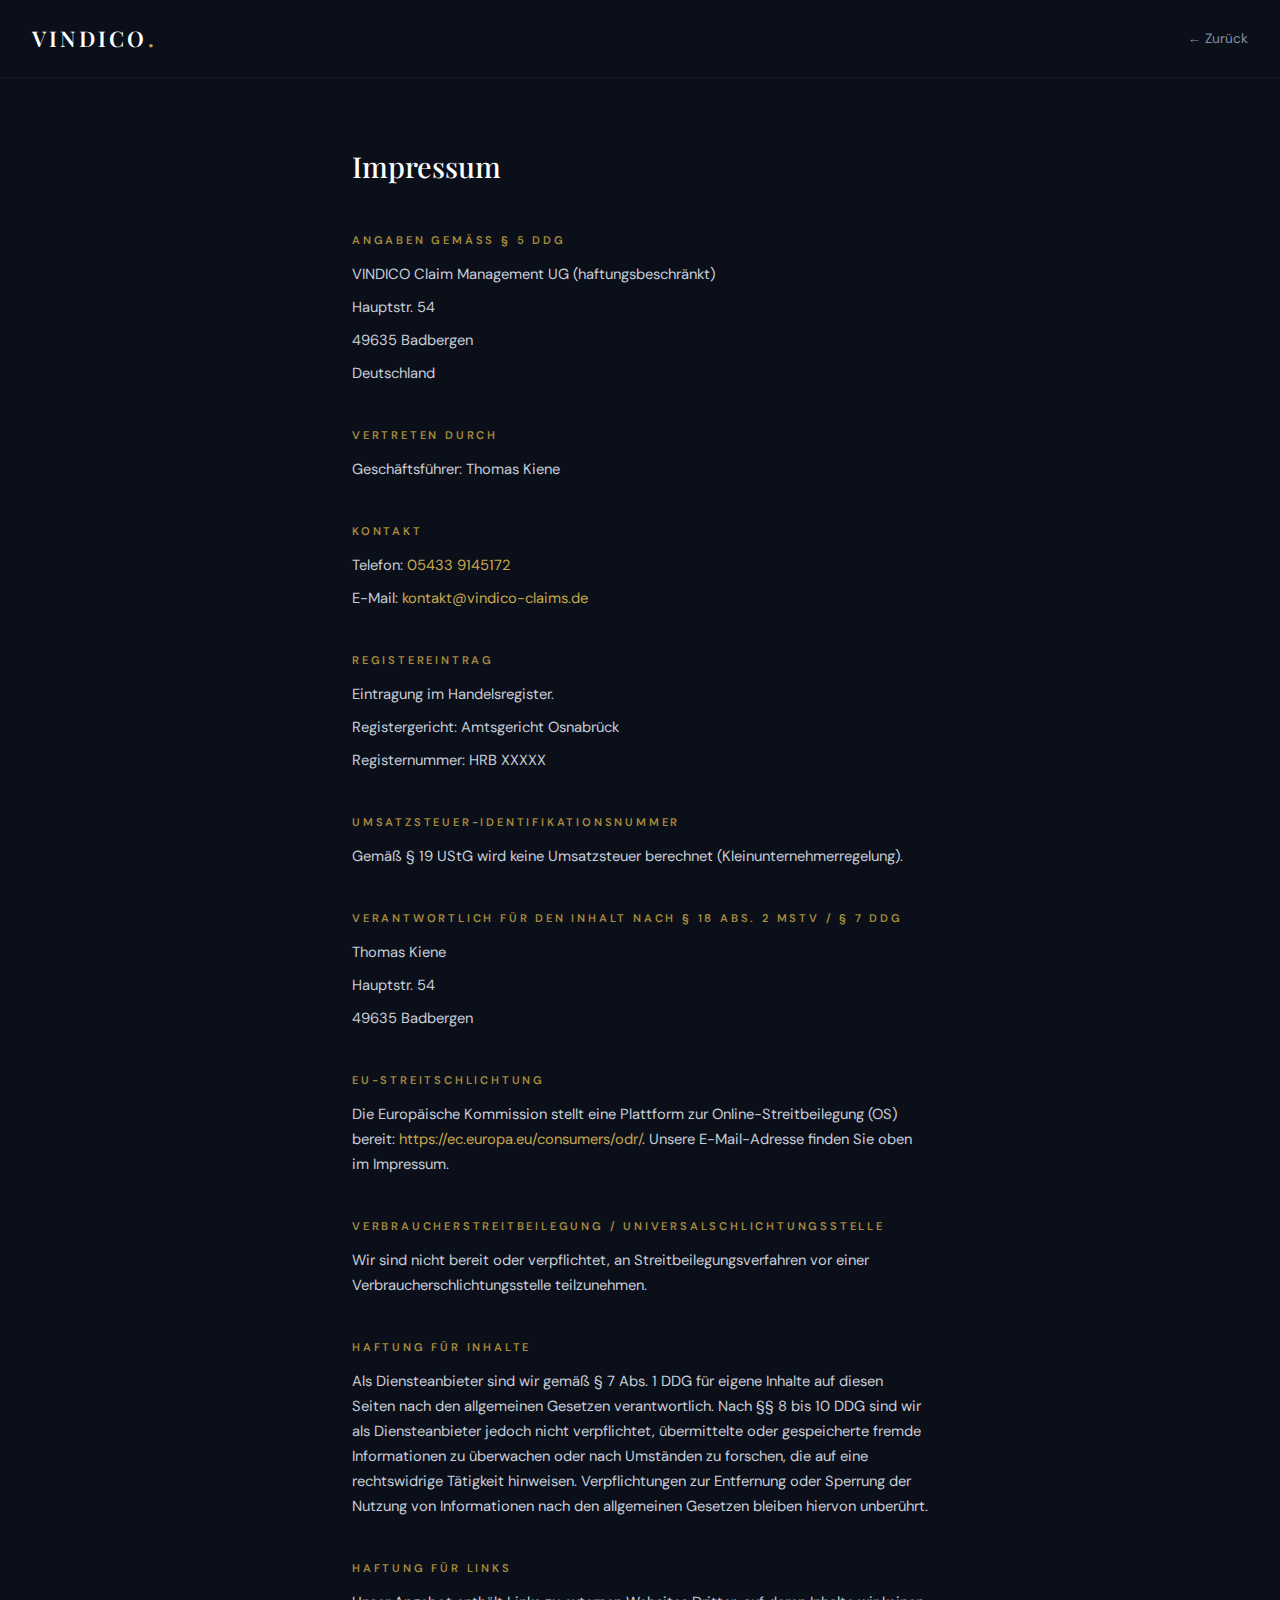
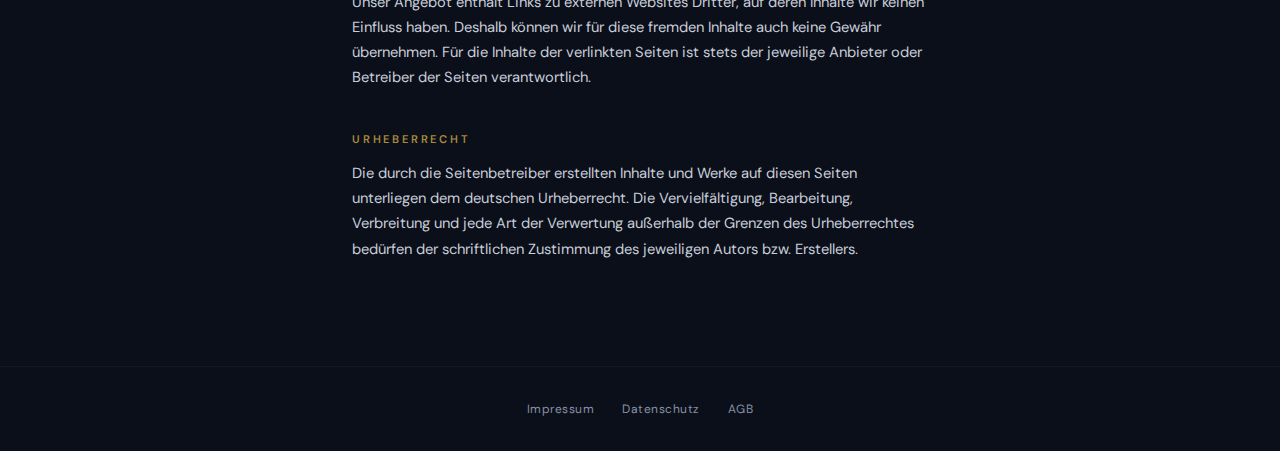
<file: impressum.html>
<!DOCTYPE html>
<html lang="de">
<head>
    <meta charset="UTF-8">
    <meta name="viewport" content="width=device-width, initial-scale=1.0">
    <title>Impressum – VINDICO Claim Management</title>
    <meta name="robots" content="noindex, follow">
    <link rel="canonical" href="https://vindico-claims.de/impressum.html">
    <link rel="stylesheet" href="/fonts/fonts.css">
    <style>
        :root { --ink: #0a0f1a; --slate: #1a2035; --mist: #8891a5; --cloud: #c8cdd8; --white: #fff; --gold: #c9a84c; --gold-dim: #a68a3a; }
        * { margin: 0; padding: 0; box-sizing: border-box; }
        body { font-family: 'DM Sans', sans-serif; background: var(--ink); color: var(--cloud); line-height: 1.7; -webkit-font-smoothing: antialiased; }
        header { padding: 1.25rem 2rem; display: flex; justify-content: space-between; align-items: center; border-bottom: 1px solid rgba(201,168,76,0.08); }
        .logo { font-family: 'Playfair Display', serif; font-size: 1.35rem; font-weight: 600; letter-spacing: 0.15em; color: var(--white); text-decoration: none; }
        .logo span { color: var(--gold); }
        .back { font-size: 0.85rem; color: var(--mist); text-decoration: none; transition: color 0.3s; }
        .back:hover { color: var(--gold); }
        main { max-width: 640px; margin: 0 auto; padding: 4rem 2rem 6rem; }
        h1 { font-family: 'Playfair Display', serif; font-size: 1.8rem; font-weight: 500; color: var(--white); margin-bottom: 2.5rem; }
        h2 { font-size: 0.7rem; font-weight: 600; letter-spacing: 0.25em; text-transform: uppercase; color: var(--gold-dim); margin-top: 2.5rem; margin-bottom: 0.75rem; }
        p { font-size: 0.92rem; color: var(--cloud); margin-bottom: 0.5rem; }
        a { color: var(--gold); text-decoration: none; }
        a:hover { text-decoration: underline; }
        footer { padding: 2rem; border-top: 1px solid rgba(201,168,76,0.06); text-align: center; }
        .footer-links { display: flex; justify-content: center; gap: 1.75rem; }
        .footer-links a { font-size: 0.75rem; color: var(--mist); text-decoration: none; letter-spacing: 0.04em; }
        .footer-links a:hover { color: var(--gold); }
    </style>
</head>
<body>
    <header>
        <a href="/" class="logo">VINDICO<span>.</span></a>
        <a href="/" class="back">&larr; Zur&uuml;ck</a>
    </header>
    <main>
        <h1>Impressum</h1>

        <h2>Angaben gem&auml;&szlig; &sect; 5 DDG</h2>
        <p>VINDICO Claim Management UG (haftungsbeschr&auml;nkt)</p>
        <p>Hauptstr. 54</p>
        <p>49635 Badbergen</p>
        <p>Deutschland</p>

        <h2>Vertreten durch</h2>
        <p>Gesch&auml;ftsf&uuml;hrer: Thomas Kiene</p>

        <h2>Kontakt</h2>
        <p>Telefon: <a href="tel:+4954339145172">05433 9145172</a></p>
        <p>E-Mail: <a href="mailto:kontakt@vindico-claims.de">kontakt@vindico-claims.de</a></p>

        <h2>Registereintrag</h2>
        <p>Eintragung im Handelsregister.</p>
        <p>Registergericht: Amtsgericht Osnabr&uuml;ck</p>
        <p>Registernummer: HRB XXXXX</p>

        <h2>Umsatzsteuer-Identifikationsnummer</h2>
        <p>Gem&auml;&szlig; &sect; 19 UStG wird keine Umsatzsteuer berechnet (Kleinunternehmerregelung).</p>

        <h2>Verantwortlich f&uuml;r den Inhalt nach &sect; 18 Abs. 2 MStV / &sect; 7 DDG</h2>
        <p>Thomas Kiene</p>
        <p>Hauptstr. 54</p>
        <p>49635 Badbergen</p>

        <h2>EU-Streitschlichtung</h2>
        <p>Die Europ&auml;ische Kommission stellt eine Plattform zur Online-Streitbeilegung (OS) bereit: <a href="https://ec.europa.eu/consumers/odr/" target="_blank" rel="noopener">https://ec.europa.eu/consumers/odr/</a>. Unsere E-Mail-Adresse finden Sie oben im Impressum.</p>

        <h2>Verbraucherstreitbeilegung / Universalschlichtungsstelle</h2>
        <p>Wir sind nicht bereit oder verpflichtet, an Streitbeilegungsverfahren vor einer Verbraucherschlichtungsstelle teilzunehmen.</p>

        <h2>Haftung f&uuml;r Inhalte</h2>
        <p>Als Diensteanbieter sind wir gem&auml;&szlig; &sect; 7 Abs. 1 DDG f&uuml;r eigene Inhalte auf diesen Seiten nach den allgemeinen Gesetzen verantwortlich. Nach &sect;&sect; 8 bis 10 DDG sind wir als Diensteanbieter jedoch nicht verpflichtet, &uuml;bermittelte oder gespeicherte fremde Informationen zu &uuml;berwachen oder nach Umst&auml;nden zu forschen, die auf eine rechtswidrige T&auml;tigkeit hinweisen. Verpflichtungen zur Entfernung oder Sperrung der Nutzung von Informationen nach den allgemeinen Gesetzen bleiben hiervon unber&uuml;hrt.</p>

        <h2>Haftung f&uuml;r Links</h2>
        <p>Unser Angebot enth&auml;lt Links zu externen Websites Dritter, auf deren Inhalte wir keinen Einfluss haben. Deshalb k&ouml;nnen wir f&uuml;r diese fremden Inhalte auch keine Gew&auml;hr &uuml;bernehmen. F&uuml;r die Inhalte der verlinkten Seiten ist stets der jeweilige Anbieter oder Betreiber der Seiten verantwortlich.</p>

        <h2>Urheberrecht</h2>
        <p>Die durch die Seitenbetreiber erstellten Inhalte und Werke auf diesen Seiten unterliegen dem deutschen Urheberrecht. Die Vervielf&auml;ltigung, Bearbeitung, Verbreitung und jede Art der Verwertung au&szlig;erhalb der Grenzen des Urheberrechtes bed&uuml;rfen der schriftlichen Zustimmung des jeweiligen Autors bzw. Erstellers.</p>
    </main>
    <footer>
        <div class="footer-links">
            <a href="/impressum.html">Impressum</a>
            <a href="/datenschutz.html">Datenschutz</a>
            <a href="/agb.html">AGB</a>
        </div>
    </footer>
</body>
</html>
</file>
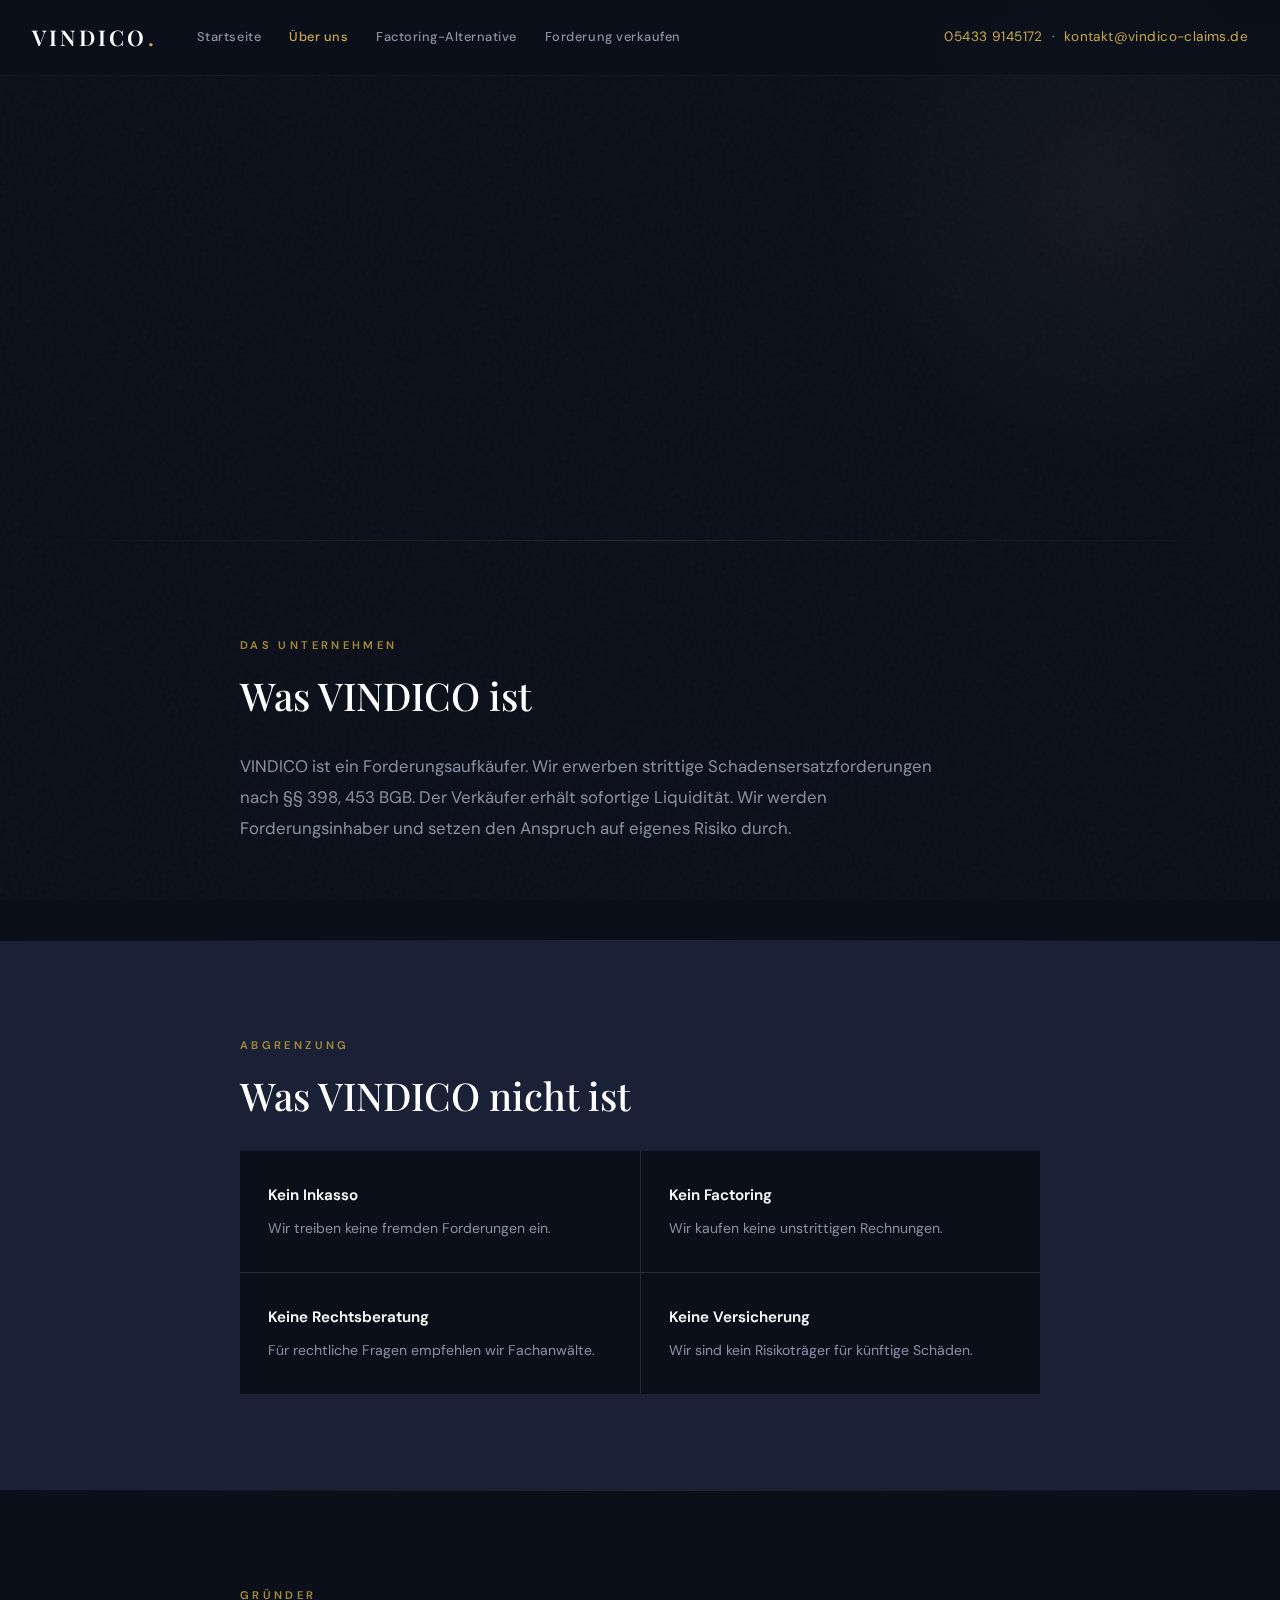
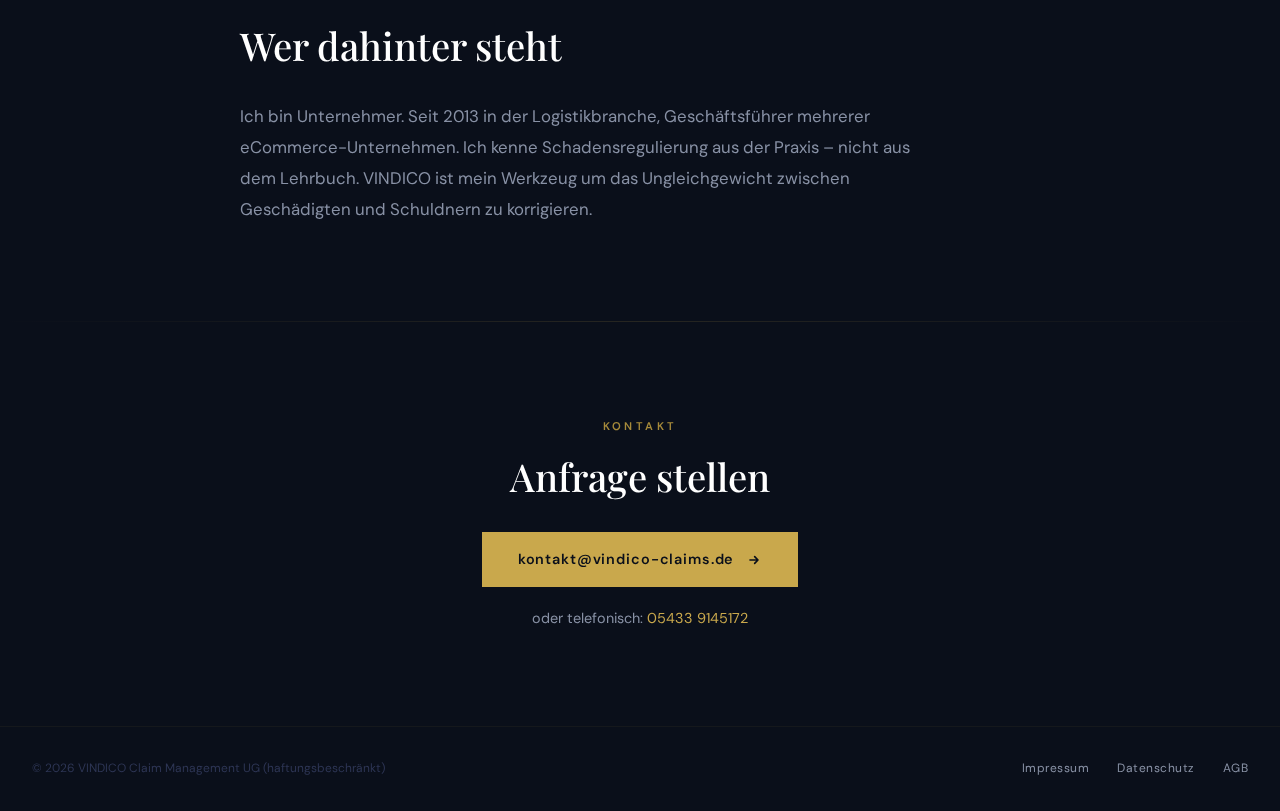
<file: ueber-uns.html>
<!DOCTYPE html>
<html lang="de">
<head>
    <meta charset="UTF-8">
    <meta name="viewport" content="width=device-width, initial-scale=1.0">
    <title>VINDICO Claim Management &ndash; &Uuml;ber uns</title>
    <meta name="description" content="VINDICO ist ein Forderungsaufk&auml;ufer f&uuml;r strittige Schadensersatzforderungen. Gegr&uuml;ndet von Thomas Kiene.">
    <meta name="robots" content="index, follow">
    <link rel="canonical" href="https://vindico-claims.de/ueber-uns">
    <link rel="stylesheet" href="/fonts/fonts.css">
    <style>
        :root {
            --ink: #0a0f1a;
            --slate: #1a2035;
            --steel: #2d3554;
            --mist: #8891a5;
            --cloud: #c8cdd8;
            --snow: #f0f2f5;
            --white: #ffffff;
            --gold: #c9a84c;
            --gold-light: #dfc06a;
            --gold-dim: #a68a3a;
        }

        * {
            margin: 0;
            padding: 0;
            box-sizing: border-box;
        }

        html {
            scroll-behavior: smooth;
        }

        body {
            font-family: 'DM Sans', sans-serif;
            background: var(--ink);
            color: var(--cloud);
            line-height: 1.6;
            -webkit-font-smoothing: antialiased;
        }

        body::before {
            content: '';
            position: fixed;
            top: 0; left: 0; right: 0; bottom: 0;
            background-image: url("data:image/svg+xml,%3Csvg viewBox='0 0 256 256' xmlns='http://www.w3.org/2000/svg'%3E%3Cfilter id='noise'%3E%3CfeTurbulence type='fractalNoise' baseFrequency='0.9' numOctaves='4' stitchTiles='stitch'/%3E%3C/filter%3E%3Crect width='100%25' height='100%25' filter='url(%23noise)' opacity='0.03'/%3E%3C/svg%3E");
            pointer-events: none;
            z-index: 0;
        }

        /* === HEADER === */
        header {
            position: fixed;
            top: 0;
            width: 100%;
            z-index: 100;
            padding: 1.25rem 2rem;
            display: flex;
            justify-content: space-between;
            align-items: center;
            background: rgba(10, 15, 26, 0.85);
            backdrop-filter: blur(20px);
            -webkit-backdrop-filter: blur(20px);
            border-bottom: 1px solid rgba(201, 168, 76, 0.08);
        }

        .header-left {
            display: flex;
            align-items: center;
            gap: 2.5rem;
        }

        .logo {
            font-family: 'Playfair Display', serif;
            font-size: 1.35rem;
            font-weight: 600;
            letter-spacing: 0.15em;
            color: var(--white);
            text-decoration: none;
        }

        .logo span {
            color: var(--gold);
        }

        .header-nav {
            display: flex;
            gap: 1.75rem;
        }

        .header-nav a {
            font-size: 0.8rem;
            font-weight: 500;
            letter-spacing: 0.04em;
            color: var(--mist);
            text-decoration: none;
            transition: color 0.3s;
        }

        .header-nav a:hover,
        .header-nav a.active {
            color: var(--gold);
        }

        .header-contact {
            font-size: 0.85rem;
            color: var(--mist);
            letter-spacing: 0.03em;
        }

        .header-contact a {
            color: var(--gold);
            text-decoration: none;
            transition: color 0.3s;
        }

        .header-contact a:hover {
            color: var(--gold-light);
        }

        /* === HERO === */
        .hero {
            position: relative;
            min-height: 60vh;
            display: flex;
            flex-direction: column;
            justify-content: center;
            padding: 8rem 2rem 4rem;
            overflow: hidden;
        }

        .hero::before {
            content: '';
            position: absolute;
            top: -20%;
            right: -10%;
            width: 600px;
            height: 600px;
            background: radial-gradient(circle, rgba(201, 168, 76, 0.06) 0%, transparent 70%);
            pointer-events: none;
        }

        .hero-inner {
            max-width: 800px;
            margin: 0 auto;
            position: relative;
            z-index: 1;
        }

        .hero-tag {
            display: inline-block;
            font-size: 0.75rem;
            font-weight: 600;
            letter-spacing: 0.25em;
            text-transform: uppercase;
            color: var(--gold);
            margin-bottom: 2rem;
            padding-bottom: 0.5rem;
            border-bottom: 1px solid var(--gold-dim);
            opacity: 0;
            animation: fadeUp 0.8s ease forwards 0.2s;
        }

        .hero h1 {
            font-family: 'Playfair Display', serif;
            font-size: clamp(2.2rem, 5vw, 3.8rem);
            font-weight: 500;
            color: var(--white);
            line-height: 1.15;
            margin-bottom: 1rem;
            opacity: 0;
            animation: fadeUp 0.8s ease forwards 0.4s;
        }

        .hero-subtitle {
            font-size: 1.15rem;
            color: var(--mist);
            opacity: 0;
            animation: fadeUp 0.8s ease forwards 0.6s;
        }

        /* === DIVIDER === */
        .divider {
            width: 100%;
            height: 1px;
            background: linear-gradient(90deg, transparent, rgba(201, 168, 76, 0.15), transparent);
        }

        /* === SECTIONS === */
        .section {
            padding: 6rem 2rem;
            position: relative;
            z-index: 1;
        }

        .section--alt {
            background: var(--slate);
        }

        .section-inner {
            max-width: 800px;
            margin: 0 auto;
        }

        .section-label {
            font-size: 0.7rem;
            font-weight: 600;
            letter-spacing: 0.3em;
            text-transform: uppercase;
            color: var(--gold-dim);
            margin-bottom: 1rem;
        }

        .section-title {
            font-family: 'Playfair Display', serif;
            font-size: clamp(1.6rem, 3.5vw, 2.4rem);
            font-weight: 500;
            color: var(--white);
            margin-bottom: 2rem;
            line-height: 1.25;
        }

        .section-text {
            font-size: 1.05rem;
            line-height: 1.85;
            color: var(--mist);
            max-width: 700px;
        }

        /* === NICHT-GRID === */
        .nicht-grid {
            display: grid;
            grid-template-columns: repeat(2, 1fr);
            gap: 1px;
            background: rgba(201, 168, 76, 0.08);
            margin-top: 2rem;
        }

        .nicht-card {
            background: var(--ink);
            padding: 2rem 1.75rem;
            transition: background 0.4s;
        }

        .nicht-card:hover {
            background: var(--slate);
        }

        .nicht-card h3 {
            font-family: 'DM Sans', sans-serif;
            font-size: 0.95rem;
            font-weight: 600;
            color: var(--white);
            margin-bottom: 0.6rem;
        }

        .nicht-card p {
            font-size: 0.88rem;
            color: var(--mist);
            line-height: 1.65;
        }

        /* === CTA === */
        .cta-section {
            padding: 6rem 2rem;
            position: relative;
            z-index: 1;
        }

        .cta-inner {
            max-width: 700px;
            margin: 0 auto;
            text-align: center;
        }

        .cta-button {
            display: inline-flex;
            align-items: center;
            gap: 0.75rem;
            padding: 1rem 2.25rem;
            background: var(--gold);
            color: var(--ink);
            font-family: 'DM Sans', sans-serif;
            font-size: 0.9rem;
            font-weight: 600;
            letter-spacing: 0.06em;
            text-decoration: none;
            border: none;
            cursor: pointer;
            transition: all 0.35s ease;
        }

        .cta-button:hover {
            background: var(--gold-light);
            transform: translateY(-1px);
            box-shadow: 0 8px 30px rgba(201, 168, 76, 0.2);
        }

        .cta-button svg {
            width: 16px;
            height: 16px;
            transition: transform 0.3s;
        }

        .cta-button:hover svg {
            transform: translateX(3px);
        }

        .cta-sub {
            margin-top: 1.25rem;
            font-size: 0.9rem;
            color: var(--mist);
        }

        .cta-sub a {
            color: var(--gold);
            text-decoration: none;
        }

        .cta-sub a:hover {
            color: var(--gold-light);
        }

        /* === FOOTER === */
        footer {
            padding: 2rem;
            border-top: 1px solid rgba(201, 168, 76, 0.06);
            display: flex;
            justify-content: space-between;
            align-items: center;
            flex-wrap: wrap;
            gap: 1rem;
            position: relative;
            z-index: 1;
        }

        .footer-copy {
            font-size: 0.75rem;
            color: var(--steel);
        }

        .footer-links {
            display: flex;
            gap: 1.75rem;
        }

        .footer-links a {
            font-size: 0.75rem;
            color: var(--mist);
            text-decoration: none;
            letter-spacing: 0.04em;
            transition: color 0.3s;
        }

        .footer-links a:hover {
            color: var(--gold);
        }

        /* === ANIMATIONS === */
        @keyframes fadeUp {
            from {
                opacity: 0;
                transform: translateY(20px);
            }
            to {
                opacity: 1;
                transform: translateY(0);
            }
        }

        /* === RESPONSIVE === */
        @media (max-width: 768px) {
            header {
                padding: 1rem 1.25rem;
            }

            .header-left {
                flex-direction: column;
                align-items: flex-start;
                gap: 0.5rem;
            }

            .logo {
                font-size: 1.1rem;
            }

            .header-nav {
                gap: 1rem;
            }

            .header-nav a {
                font-size: 0.7rem;
            }

            .header-contact {
                display: none;
            }

            .hero {
                padding: 7rem 1.5rem 3rem;
                min-height: auto;
            }

            .section {
                padding: 4rem 1.5rem;
            }

            .nicht-grid {
                grid-template-columns: 1fr;
            }

            .cta-section {
                padding: 4rem 1.5rem;
            }

            footer {
                flex-direction: column;
                text-align: center;
                padding: 1.5rem;
            }
        }
    </style>
</head>
<body>

    <!-- HEADER -->
    <header>
        <div class="header-left">
            <a href="/" class="logo">VINDICO<span>.</span></a>
            <nav class="header-nav">
                <a href="/">Startseite</a>
                <a href="/ueber-uns" class="active">&Uuml;ber uns</a>
                <a href="/factoring-abgelehnt">Factoring-Alternative</a>
                <a href="/forderung-verkaufen">Forderung verkaufen</a>
            </nav>
        </div>
        <div class="header-contact">
            <a href="tel:+4954339145172">05433 9145172</a> &nbsp;&middot;&nbsp; <a href="mailto:kontakt@vindico-claims.de">kontakt@vindico-claims.de</a>
        </div>
    </header>

    <!-- HERO -->
    <section class="hero">
        <div class="hero-inner">
            <div class="hero-tag">&Uuml;ber uns</div>
            <h1>Thomas Kiene</h1>
            <p class="hero-subtitle">Gr&uuml;nder &amp; Gesch&auml;ftsf&uuml;hrer</p>
        </div>
    </section>

    <div class="divider"></div>

    <!-- WAS VINDICO IST -->
    <section class="section">
        <div class="section-inner">
            <div class="section-label">Das Unternehmen</div>
            <h2 class="section-title">Was VINDICO ist</h2>
            <p class="section-text">
                VINDICO ist ein Forderungsaufk&auml;ufer. Wir erwerben strittige Schadensersatzforderungen nach &sect;&sect;&nbsp;398, 453 BGB. Der Verk&auml;ufer erh&auml;lt sofortige Liquidit&auml;t. Wir werden Forderungsinhaber und setzen den Anspruch auf eigenes Risiko durch.
            </p>
        </div>
    </section>

    <div class="divider"></div>

    <!-- WAS VINDICO NICHT IST -->
    <section class="section section--alt">
        <div class="section-inner">
            <div class="section-label">Abgrenzung</div>
            <h2 class="section-title">Was VINDICO nicht ist</h2>
            <div class="nicht-grid">
                <div class="nicht-card">
                    <h3>Kein Inkasso</h3>
                    <p>Wir treiben keine fremden Forderungen ein.</p>
                </div>
                <div class="nicht-card">
                    <h3>Kein Factoring</h3>
                    <p>Wir kaufen keine unstrittigen Rechnungen.</p>
                </div>
                <div class="nicht-card">
                    <h3>Keine Rechtsberatung</h3>
                    <p>F&uuml;r rechtliche Fragen empfehlen wir Fachanw&auml;lte.</p>
                </div>
                <div class="nicht-card">
                    <h3>Keine Versicherung</h3>
                    <p>Wir sind kein Risikotr&auml;ger f&uuml;r k&uuml;nftige Sch&auml;den.</p>
                </div>
            </div>
        </div>
    </section>

    <div class="divider"></div>

    <!-- WER DAHINTER STEHT -->
    <section class="section">
        <div class="section-inner">
            <div class="section-label">Gr&uuml;nder</div>
            <h2 class="section-title">Wer dahinter steht</h2>
            <p class="section-text">
                Ich bin Unternehmer. Seit 2013 in der Logistikbranche, Gesch&auml;ftsf&uuml;hrer mehrerer eCommerce-Unternehmen. Ich kenne Schadensregulierung aus der Praxis &ndash; nicht aus dem Lehrbuch. VINDICO ist mein Werkzeug um das Ungleichgewicht zwischen Gesch&auml;digten und Schuldnern zu korrigieren.
            </p>
        </div>
    </section>

    <div class="divider"></div>

    <!-- CTA -->
    <section class="cta-section">
        <div class="cta-inner">
            <div class="section-label">Kontakt</div>
            <h2 class="section-title">Anfrage stellen</h2>
            <a href="mailto:kontakt@vindico-claims.de" class="cta-button">
                kontakt@vindico-claims.de
                <svg xmlns="http://www.w3.org/2000/svg" fill="none" viewBox="0 0 24 24" stroke="currentColor" stroke-width="2.5"><path stroke-linecap="round" stroke-linejoin="round" d="M13 7l5 5m0 0l-5 5m5-5H6"/></svg>
            </a>
            <p class="cta-sub">oder telefonisch: <a href="tel:+4954339145172">05433 9145172</a></p>
        </div>
    </section>

    <!-- FOOTER -->
    <footer>
        <div class="footer-copy">&copy; 2026 VINDICO Claim Management UG (haftungsbeschr&auml;nkt)</div>
        <div class="footer-links">
            <a href="/impressum.html">Impressum</a>
            <a href="/datenschutz.html">Datenschutz</a>
            <a href="/agb.html">AGB</a>
        </div>
    </footer>

</body>
</html>
</file>
<file: fonts/fonts.css>
/* DM Sans - Latin */
@font-face {
  font-family: 'DM Sans';
  font-style: normal;
  font-weight: 300 700;
  font-display: swap;
  src: url(/fonts/dm-sans-400.woff2) format('woff2');
  unicode-range: U+0000-00FF, U+0131, U+0152-0153, U+02BB-02BC, U+02C6, U+02DA, U+02DC, U+0304, U+0308, U+0329, U+2000-206F, U+20AC, U+2122, U+2191, U+2193, U+2212, U+2215, U+FEFF, U+FFFD;
}

/* DM Sans - Latin Extended */
@font-face {
  font-family: 'DM Sans';
  font-style: normal;
  font-weight: 300 700;
  font-display: swap;
  src: url(/fonts/dm-sans-latin-ext.woff2) format('woff2');
  unicode-range: U+0100-02BA, U+02BD-02C5, U+02C7-02CC, U+02CE-02D7, U+02DD-02FF, U+0304, U+0308, U+0329, U+1D00-1DBF, U+1E00-1E9F, U+1EF2-1EFF, U+2020, U+20A0-20AB, U+20AD-20C0, U+2113, U+2C60-2C7F, U+A720-A7FF;
}

/* DM Sans Italic - Latin */
@font-face {
  font-family: 'DM Sans';
  font-style: italic;
  font-weight: 400;
  font-display: swap;
  src: url(/fonts/dm-sans-400-italic.woff2) format('woff2');
  unicode-range: U+0000-00FF, U+0131, U+0152-0153, U+02BB-02BC, U+02C6, U+02DA, U+02DC, U+0304, U+0308, U+0329, U+2000-206F, U+20AC, U+2122, U+2191, U+2193, U+2212, U+2215, U+FEFF, U+FFFD;
}

/* Playfair Display - Latin */
@font-face {
  font-family: 'Playfair Display';
  font-style: normal;
  font-weight: 400 700;
  font-display: swap;
  src: url(/fonts/playfair-display.woff2) format('woff2');
  unicode-range: U+0000-00FF, U+0131, U+0152-0153, U+02BB-02BC, U+02C6, U+02DA, U+02DC, U+0304, U+0308, U+0329, U+2000-206F, U+20AC, U+2122, U+2191, U+2193, U+2212, U+2215, U+FEFF, U+FFFD;
}

/* Playfair Display - Latin Extended */
@font-face {
  font-family: 'Playfair Display';
  font-style: normal;
  font-weight: 400 700;
  font-display: swap;
  src: url(/fonts/playfair-display-latin-ext.woff2) format('woff2');
  unicode-range: U+0100-02BA, U+02BD-02C5, U+02C7-02CC, U+02CE-02D7, U+02DD-02FF, U+0304, U+0308, U+0329, U+1D00-1DBF, U+1E00-1E9F, U+1EF2-1EFF, U+2020, U+20A0-20AB, U+20AD-20C0, U+2113, U+2C60-2C7F, U+A720-A7FF;
}
</file>
